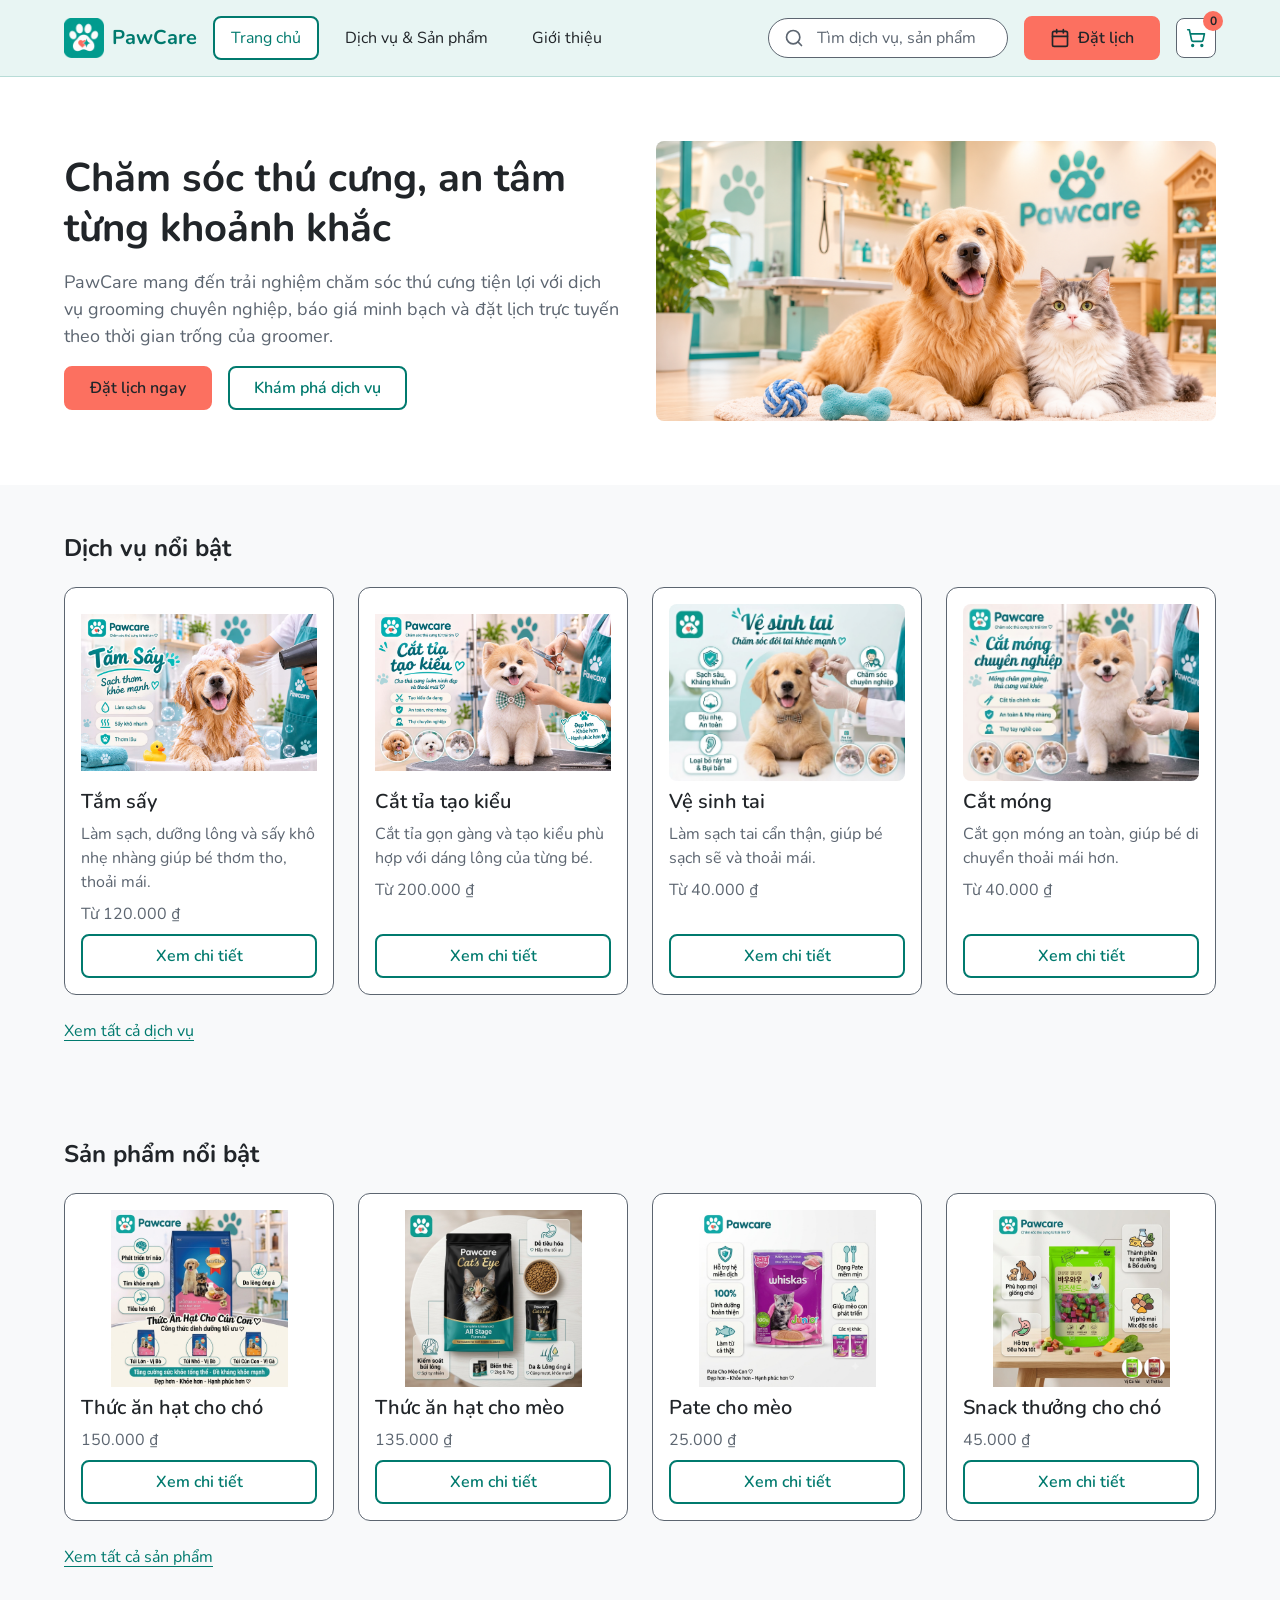
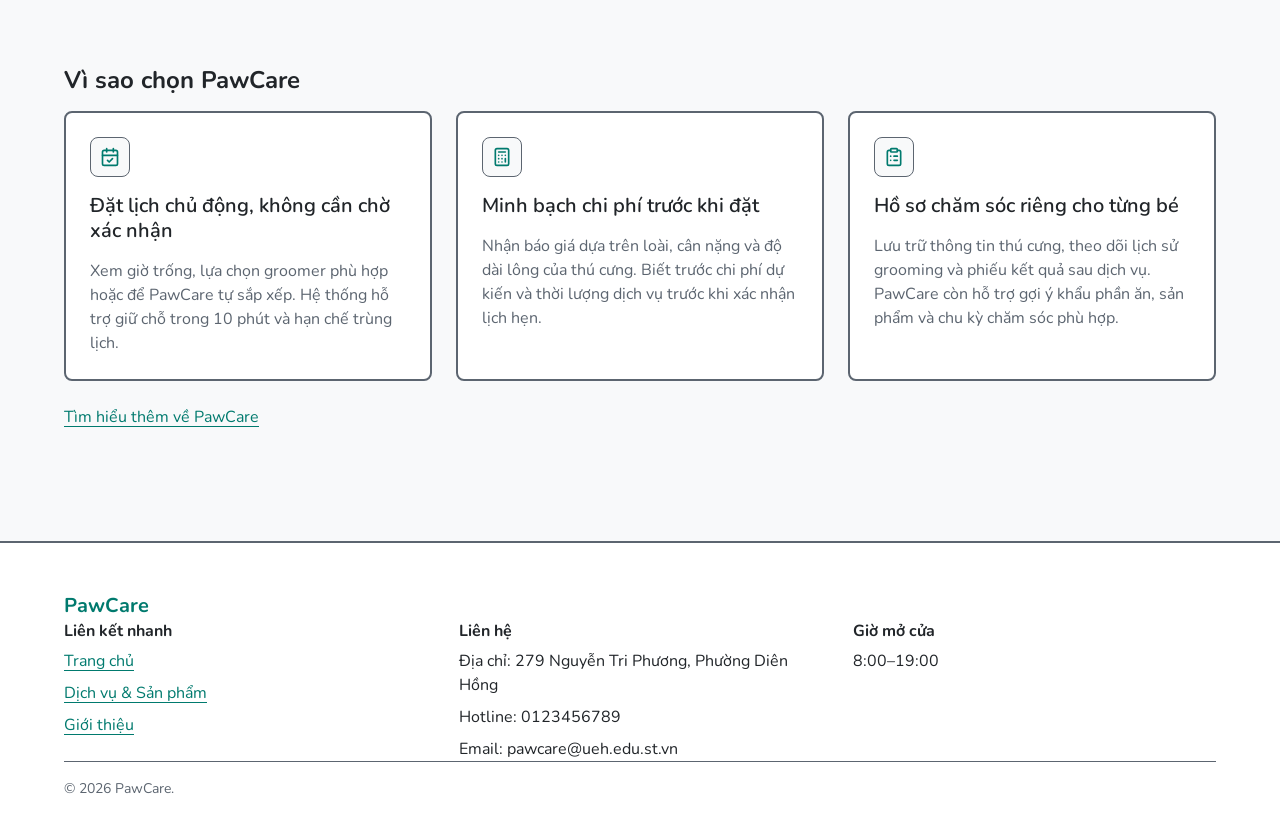
<file: index.html>
<!DOCTYPE html>
<html lang="vi">
<head>
  <!-- Bảng mã tiếng Việt và hiển thị đúng trên điện thoại -->
  <meta charset="UTF-8">
  <meta name="viewport" content="width=device-width, initial-scale=1">
  <title>Trang chủ – PawCare (wireframe)</title>
  <!-- Một file CSS dùng chung cho cả 4 trang -->
  <link rel="stylesheet" href="css/base.css">
  <link rel="stylesheet" href="css/layout.css">
  <link rel="stylesheet" href="css/components.css">
  <link rel="stylesheet" href="css/pages.css">
  <link rel="stylesheet" href="css/booking.css">
  <!-- Nạp script: thứ tự quan trọng (dữ liệu → dùng chung → logic → giao diện → trang) -->
  <script defer src="js/data/products.js"></script>
  <script defer src="js/utils/format.js"></script>
  <script defer src="js/services/cart.js"></script>
  <script defer src="js/services/booking.js"></script>
  <script defer src="js/components/header.js"></script>
</head>
<body>
 
  <!-- ===== HEADER (giống hệt ở 4 trang, chỉ khác aria-current) ===== -->
  <header class="site-header">
    <div class="container header-inner">
      <!-- Logo vuông thật + chữ PawCare (alt rỗng vì đã có chữ PawCare bên cạnh) -->
      <a class="logo" href="index.html">
        <img class="logo-img" src="images/logo/logo-icon.png" alt="" width="40" height="40">
        PawCare
      </a>
 
      <!-- Menu chính: 3 liên kết -->
      <nav class="main-nav" aria-label="Menu chính">
        <ul class="nav-list">
          <li><a href="index.html" aria-current="page">Trang chủ</a></li>
          <li><a href="products.html">Dịch vụ &amp; Sản phẩm</a></li>
          <li><a href="about.html">Giới thiệu</a></li>
        </ul>
      </nav>
 
      <!-- Ô tìm kiếm: chỉ là giao diện, không có form gửi dữ liệu -->
      <div class="search" role="search">
        <label for="search-input">Tìm kiếm</label>
        <!-- Icon kính lúp (Lucide "search"), kế thừa màu từ CSS qua currentColor -->
        <svg xmlns="http://www.w3.org/2000/svg" width="20" height="20" viewBox="0 0 24 24" fill="none" stroke="currentColor" stroke-width="2" stroke-linecap="round" stroke-linejoin="round" aria-hidden="true" focusable="false">
          <circle cx="11" cy="11" r="8"></circle>
          <path d="m21 21-4.3-4.3"></path>
        </svg>
        <input id="search-input" type="search" placeholder="Tìm dịch vụ, sản phẩm">
      </div>
 
      <!-- Nút Đặt lịch dẫn tới trang danh sách -->
      <a class="btn btn-primary header-btn" href="products.html">
        <!-- Icon lịch (Lucide "calendar") -->
        <svg xmlns="http://www.w3.org/2000/svg" width="20" height="20" viewBox="0 0 24 24" fill="none" stroke="currentColor" stroke-width="2" stroke-linecap="round" stroke-linejoin="round" aria-hidden="true" focusable="false">
          <path d="M8 2v4"></path>
          <path d="M16 2v4"></path>
          <rect width="18" height="18" x="3" y="4" rx="2"></rect>
          <path d="M3 10h18"></path>
        </svg>
        Đặt lịch
      </a>
 
      <!-- Giỏ hàng: dẫn tới cart.html; số lượng do js/components/header.js cập nhật -->
      <a class="cart-box" href="cart.html" aria-label="Giỏ hàng">
        <svg xmlns="http://www.w3.org/2000/svg" width="20" height="20" viewBox="0 0 24 24" fill="none" stroke="currentColor" stroke-width="2" stroke-linecap="round" stroke-linejoin="round" aria-hidden="true" focusable="false">
          <circle cx="8" cy="21" r="1"></circle>
          <circle cx="19" cy="21" r="1"></circle>
          <path d="M2.05 2.05h2l2.66 12.42a2 2 0 0 0 2 1.58h9.78a2 2 0 0 0 1.95-1.57l1.65-7.43H5.12"></path>
        </svg>
        <span id="cart-count">0</span>
      </a>
    </div>
  </header>
 
  <main>
 
    <!-- ===== BANNER ===== -->
    <section class="hero" aria-labelledby="hero-title">
      <div class="container hero-inner">
        <div>
          <h1 class="hero-title" id="hero-title">Chăm sóc thú cưng, an tâm từng khoảnh khắc</h1>
          <p class="hero-text">PawCare mang đến trải nghiệm chăm sóc thú cưng tiện lợi với dịch vụ grooming chuyên nghiệp, báo giá minh bạch và đặt lịch trực tuyến theo thời gian trống của groomer.</p>
          <div class="hero-actions">
            <a class="btn btn-primary" href="products.html">Đặt lịch ngay</a>
            <a class="btn btn-outline" href="#services">Khám phá dịch vụ</a>
          </div>
        </div>
        <img class="hero-img" src="images/pages/banner-trangchu.jpg" alt="Thú cưng được chăm sóc tại PawCare" width="1366" height="500">
      </div>
    </section>
 
    <!-- ===== DỊCH VỤ NỔI BẬT ===== -->
    <section class="section" id="services" aria-labelledby="services-title">
      <div class="container">
        <div class="section-head">
          <h2 id="services-title">Dịch vụ nổi bật</h2>
        </div>
 
        <div class="grid grid-4">
          <article class="card">
            <img class="card-img" src="images/services/tam-say.jpg" alt="Dịch vụ tắm sấy cho thú cưng tại PawCare" width="800" height="600" loading="lazy">
            <h3 class="card-title">Tắm sấy</h3>
            <p class="card-text">Làm sạch, dưỡng lông và sấy khô nhẹ nhàng giúp bé thơm tho, thoải mái.</p>
            <p class="card-price"><data value="120000">Từ 120.000 ₫</data></p>
            <a class="btn btn-outline card-action" href="product-detail.html?id=1" aria-label="Xem chi tiết Tắm sấy">Xem chi tiết</a>
          </article>
 
          <article class="card">
            <img class="card-img" src="images/services/cat-tia.jpg" alt="Dịch vụ cắt tỉa tạo kiểu cho thú cưng tại PawCare" width="800" height="600" loading="lazy">
            <h3 class="card-title">Cắt tỉa tạo kiểu</h3>
            <p class="card-text">Cắt tỉa gọn gàng và tạo kiểu phù hợp với dáng lông của từng bé.</p>
            <p class="card-price"><data value="200000">Từ 200.000 ₫</data></p>
            <a class="btn btn-outline card-action" href="product-detail.html?id=2" aria-label="Xem chi tiết Cắt tỉa tạo kiểu">Xem chi tiết</a>
          </article>
 
          <article class="card">
            <img class="card-img" src="images/services/ve-sinh-tai.jpg" alt="Dịch vụ vệ sinh tai cho thú cưng tại PawCare" width="800" height="600" loading="lazy">
            <h3 class="card-title">Vệ sinh tai</h3>
            <p class="card-text">Làm sạch tai cẩn thận, giúp bé sạch sẽ và thoải mái.</p>
            <p class="card-price"><data value="40000">Từ 40.000 ₫</data></p>
            <a class="btn btn-outline card-action" href="product-detail.html?id=3" aria-label="Xem chi tiết Vệ sinh tai">Xem chi tiết</a>
          </article>
 
          <article class="card">
            <img class="card-img" src="images/services/cat-mong.jpg" alt="Dịch vụ cắt móng cho thú cưng tại PawCare" width="800" height="600" loading="lazy">
            <h3 class="card-title">Cắt móng</h3>
            <p class="card-text">Cắt gọn móng an toàn, giúp bé di chuyển thoải mái hơn.</p>
            <p class="card-price"><data value="40000">Từ 40.000 ₫</data></p>
            <a class="btn btn-outline card-action" href="product-detail.html?id=4" aria-label="Xem chi tiết Cắt móng">Xem chi tiết</a>
          </article>
        </div>
 
        <p class="more-link"><a href="products.html">Xem tất cả dịch vụ</a></p>
      </div>
    </section>
 
    <!-- ===== SẢN PHẨM NỔI BẬT ===== -->
    <section class="section" aria-labelledby="products-title">
      <div class="container">
        <div class="section-head">
          <h2 id="products-title">Sản phẩm nổi bật</h2>
        </div>
 
        <div class="grid grid-4">
          <article class="card">
            <img class="card-img" src="images/products/thucan-hat-cho.jpg" alt="Thức ăn hạt cho chó" width="800" height="600" loading="lazy">
            <h3 class="card-title">Thức ăn hạt cho chó</h3>
            <p class="card-price"><data value="150000">150.000 ₫</data></p>
            <a class="btn btn-outline card-action" href="product-detail.html?id=8" aria-label="Xem chi tiết Thức ăn hạt cho chó">Xem chi tiết</a>
          </article>
 
          <article class="card">
            <img class="card-img" src="images/products/thucan-hat-meo.jpg" alt="Thức ăn hạt cho mèo" width="800" height="600" loading="lazy">
            <h3 class="card-title">Thức ăn hạt cho mèo</h3>
            <p class="card-price"><data value="135000">135.000 ₫</data></p>
            <a class="btn btn-outline card-action" href="product-detail.html?id=9" aria-label="Xem chi tiết Thức ăn hạt cho mèo">Xem chi tiết</a>
          </article>
 
          <article class="card">
            <img class="card-img" src="images/products/pate-meo.jpg" alt="Pate cho mèo" width="800" height="600" loading="lazy">
            <h3 class="card-title">Pate cho mèo</h3>
            <p class="card-price"><data value="25000">25.000 ₫</data></p>
            <a class="btn btn-outline card-action" href="product-detail.html?id=10" aria-label="Xem chi tiết Pate cho mèo">Xem chi tiết</a>
          </article>
 
          <article class="card">
            <img class="card-img" src="images/products/snack-cho.jpg" alt="Snack thưởng cho chó" width="800" height="600" loading="lazy">
            <h3 class="card-title">Snack thưởng cho chó</h3>
            <p class="card-price"><data value="45000">45.000 ₫</data></p>
            <a class="btn btn-outline card-action" href="product-detail.html?id=11" aria-label="Xem chi tiết Snack thưởng cho chó">Xem chi tiết</a>
          </article>
        </div>
 
        <p class="more-link"><a href="products.html">Xem tất cả sản phẩm</a></p>
      </div>
    </section>
 
    <!-- ===== VÌ SAO CHỌN PAWCARE ===== -->
    <section class="section" aria-labelledby="why-title">
      <div class="container">
        <h2 id="why-title">Vì sao chọn PawCare</h2>
 
        <div class="grid grid-3 why-grid">
          <div class="feature-box">
            <span class="feature-icon">
              <!-- Icon Lucide "calendar-check" -->
              <svg xmlns="http://www.w3.org/2000/svg" width="20" height="20" viewBox="0 0 24 24" fill="none" stroke="currentColor" stroke-width="2" stroke-linecap="round" stroke-linejoin="round" aria-hidden="true" focusable="false">
                <path d="M8 2v4"></path>
                <path d="M16 2v4"></path>
                <rect width="18" height="18" x="3" y="4" rx="2"></rect>
                <path d="M3 10h18"></path>
                <path d="m9 16 2 2 4-4"></path>
              </svg>
            </span>
            <h3>Đặt lịch chủ động, không cần chờ xác nhận</h3>
            <p>Xem giờ trống, lựa chọn groomer phù hợp hoặc để PawCare tự sắp xếp. Hệ thống hỗ trợ giữ chỗ trong 10 phút và hạn chế trùng lịch.</p>
          </div>
 
          <div class="feature-box">
            <span class="feature-icon">
              <!-- Icon Lucide "calculator" -->
              <svg xmlns="http://www.w3.org/2000/svg" width="20" height="20" viewBox="0 0 24 24" fill="none" stroke="currentColor" stroke-width="2" stroke-linecap="round" stroke-linejoin="round" aria-hidden="true" focusable="false">
                <rect width="16" height="20" x="4" y="2" rx="2"></rect>
                <line x1="8" x2="16" y1="6" y2="6"></line>
                <line x1="16" x2="16" y1="14" y2="18"></line>
                <path d="M16 10h.01"></path>
                <path d="M12 10h.01"></path>
                <path d="M8 10h.01"></path>
                <path d="M12 14h.01"></path>
                <path d="M8 14h.01"></path>
                <path d="M12 18h.01"></path>
                <path d="M8 18h.01"></path>
              </svg>
            </span>
            <h3>Minh bạch chi phí trước khi đặt</h3>
            <p>Nhận báo giá dựa trên loài, cân nặng và độ dài lông của thú cưng. Biết trước chi phí dự kiến và thời lượng dịch vụ trước khi xác nhận lịch hẹn.</p>
          </div>
 
          <div class="feature-box">
            <span class="feature-icon">
              <!-- Icon Lucide "clipboard-list" -->
              <svg xmlns="http://www.w3.org/2000/svg" width="20" height="20" viewBox="0 0 24 24" fill="none" stroke="currentColor" stroke-width="2" stroke-linecap="round" stroke-linejoin="round" aria-hidden="true" focusable="false">
                <rect width="8" height="4" x="8" y="2" rx="1" ry="1"></rect>
                <path d="M16 4h2a2 2 0 0 1 2 2v14a2 2 0 0 1-2 2H6a2 2 0 0 1-2-2V6a2 2 0 0 1 2-2h2"></path>
                <path d="M12 11h4"></path>
                <path d="M12 16h4"></path>
                <path d="M8 11h.01"></path>
                <path d="M8 16h.01"></path>
              </svg>
            </span>
            <h3>Hồ sơ chăm sóc riêng cho từng bé</h3>
            <p>Lưu trữ thông tin thú cưng, theo dõi lịch sử grooming và phiếu kết quả sau dịch vụ. PawCare còn hỗ trợ gợi ý khẩu phần ăn, sản phẩm và chu kỳ chăm sóc phù hợp.</p>
          </div>
        </div>
 
        <!-- Liên kết sang trang Giới thiệu -->
        <p class="more-link"><a href="about.html">Tìm hiểu thêm về PawCare</a></p>
      </div>
    </section>
 
  <!-- ===== FOOTER (giống hệt ở 4 trang) ===== -->
  <footer class="site-footer">
    <div class="container">
      <p class="footer-brand">PawCare</p>
 
      <div class="footer-cols">
        <div>
          <h2 class="footer-title">Liên kết nhanh</h2>
          <ul class="footer-list">
            <li><a href="index.html">Trang chủ</a></li>
            <li><a href="products.html">Dịch vụ &amp; Sản phẩm</a></li>
            <li><a href="about.html">Giới thiệu</a></li>
          </ul>
        </div>
 
        <div>
          <h2 class="footer-title">Liên hệ</h2>
          <ul class="footer-list">
            <li>Địa chỉ: 279 Nguyễn Tri Phương, Phường Diên Hồng</li>
            <li>Hotline: 0123456789</li>
            <li>Email: pawcare@ueh.edu.st.vn</li>
          </ul>
        </div>
 
        <div>
          <h2 class="footer-title">Giờ mở cửa</h2>
          <p>8:00–19:00</p>
        </div>
      </div>
 
      <p class="copyright">© 2026 PawCare.</p>
    </div>
  </footer>
 
</body>
</html>
</file>
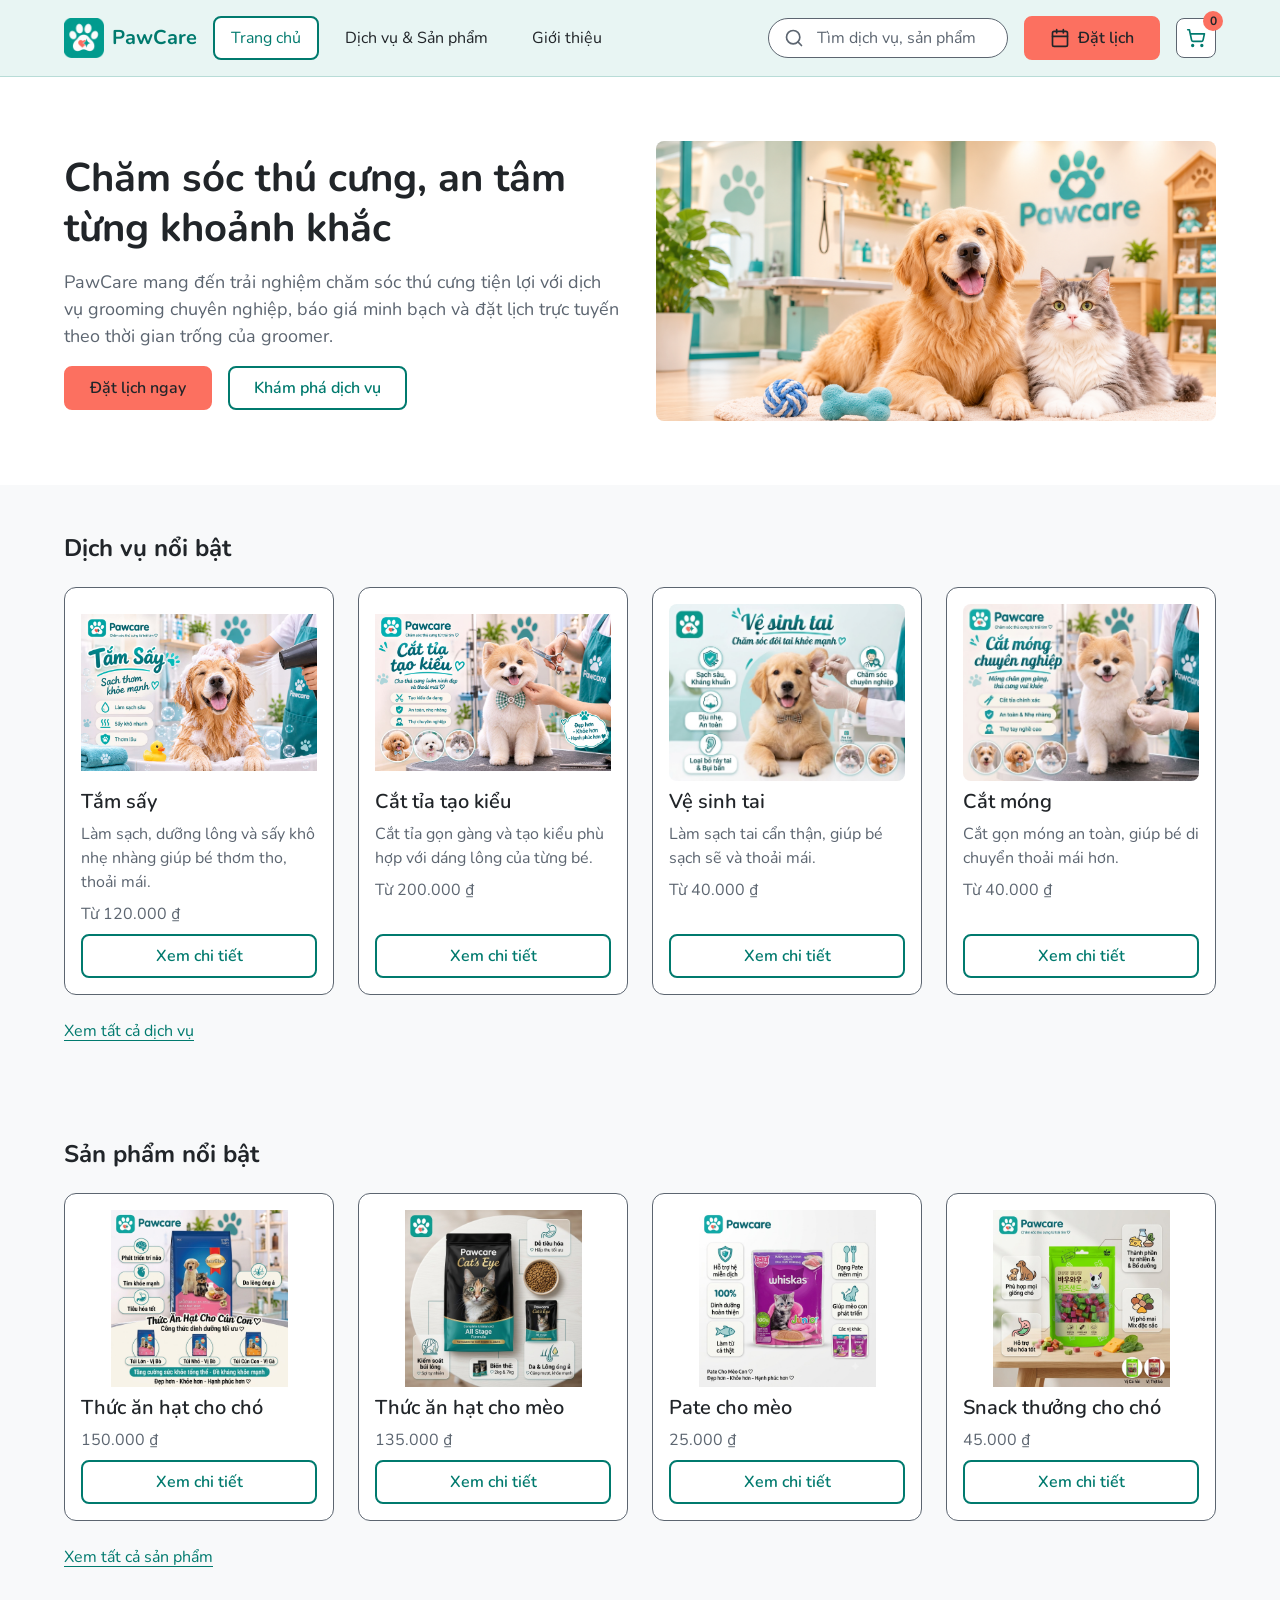
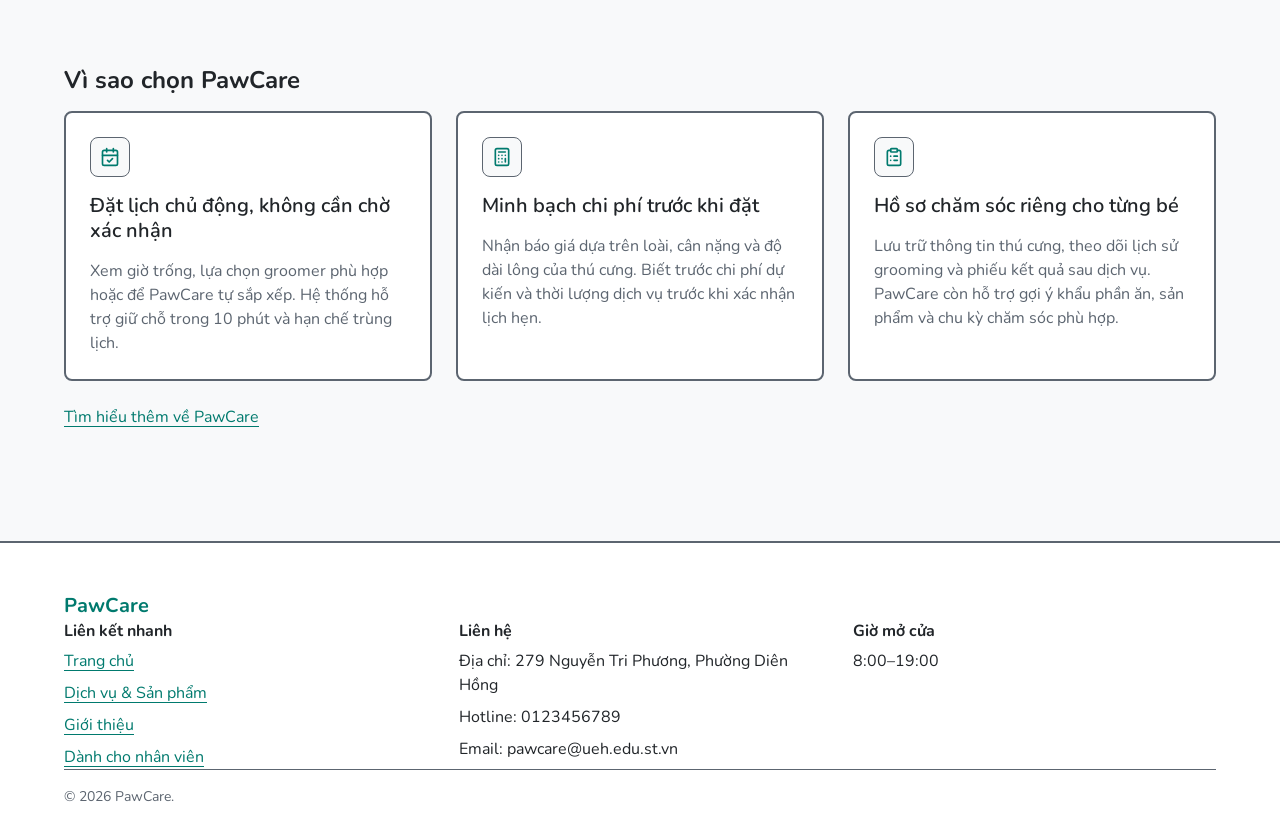
<file: frontend/index.html>
<!DOCTYPE html>
<html lang="vi">
<head>
  <!-- Bảng mã tiếng Việt và hiển thị đúng trên điện thoại -->
  <meta charset="UTF-8">
  <meta name="viewport" content="width=device-width, initial-scale=1">
  <title>Trang chủ – PawCare</title>
  <!-- CSS theo thứ tự: base → layout → components → pages → file riêng của tính năng -->
  <link rel="stylesheet" href="css/base.css">
  <link rel="stylesheet" href="css/layout.css">
  <link rel="stylesheet" href="css/components.css">
  <link rel="stylesheet" href="css/pages.css">
  <link rel="stylesheet" href="css/booking.css">
  <!-- Nạp script: thứ tự quan trọng (dữ liệu → dùng chung → logic → giao diện → trang) -->
  <script defer src="js/data/products.js"></script>
  <script defer src="js/utils/format.js"></script>
  <script defer src="js/services/cart.js"></script>
  <script defer src="js/services/booking.js"></script>
  <script defer src="js/components/header.js"></script>
</head>
<body>
 
  <!-- ===== HEADER (giống hệt ở 4 trang, chỉ khác aria-current) ===== -->
  <header class="site-header">
    <div class="container header-inner">
      <!-- Logo vuông thật + chữ PawCare (alt rỗng vì đã có chữ PawCare bên cạnh) -->
      <a class="logo" href="index.html">
        <img class="logo-img" src="images/logo/logo-icon.png" alt="" width="40" height="40">
        PawCare
      </a>
 
      <!-- Menu chính: 3 liên kết -->
      <nav class="main-nav" aria-label="Menu chính">
        <ul class="nav-list">
          <li><a href="index.html" aria-current="page">Trang chủ</a></li>
          <li><a href="products.html">Dịch vụ &amp; Sản phẩm</a></li>
          <li><a href="about.html">Giới thiệu</a></li>
        </ul>
      </nav>
 
      <!-- Ô tìm kiếm: chỉ là giao diện, không có form gửi dữ liệu -->
      <div class="search" role="search">
        <label for="search-input">Tìm kiếm</label>
        <!-- Icon kính lúp (Lucide "search"), kế thừa màu từ CSS qua currentColor -->
        <svg xmlns="http://www.w3.org/2000/svg" width="20" height="20" viewBox="0 0 24 24" fill="none" stroke="currentColor" stroke-width="2" stroke-linecap="round" stroke-linejoin="round" aria-hidden="true" focusable="false">
          <circle cx="11" cy="11" r="8"></circle>
          <path d="m21 21-4.3-4.3"></path>
        </svg>
        <input id="search-input" type="search" placeholder="Tìm dịch vụ, sản phẩm">
      </div>
 
      <!-- Nút Đặt lịch dẫn tới trang danh sách -->
      <a class="btn btn-primary header-btn" href="booking.html">
        <!-- Icon lịch (Lucide "calendar") -->
        <svg xmlns="http://www.w3.org/2000/svg" width="20" height="20" viewBox="0 0 24 24" fill="none" stroke="currentColor" stroke-width="2" stroke-linecap="round" stroke-linejoin="round" aria-hidden="true" focusable="false">
          <path d="M8 2v4"></path>
          <path d="M16 2v4"></path>
          <rect width="18" height="18" x="3" y="4" rx="2"></rect>
          <path d="M3 10h18"></path>
        </svg>
        Đặt lịch
      </a>
 
      <!-- Giỏ hàng: dẫn tới cart.html; số lượng do js/components/header.js cập nhật -->
      <a class="cart-box" href="cart.html" aria-label="Giỏ hàng">
        <svg xmlns="http://www.w3.org/2000/svg" width="20" height="20" viewBox="0 0 24 24" fill="none" stroke="currentColor" stroke-width="2" stroke-linecap="round" stroke-linejoin="round" aria-hidden="true" focusable="false">
          <circle cx="8" cy="21" r="1"></circle>
          <circle cx="19" cy="21" r="1"></circle>
          <path d="M2.05 2.05h2l2.66 12.42a2 2 0 0 0 2 1.58h9.78a2 2 0 0 0 1.95-1.57l1.65-7.43H5.12"></path>
        </svg>
        <span id="cart-count">0</span>
      </a>
    </div>
  </header>
 
  <main>
 
    <!-- ===== BANNER ===== -->
    <section class="hero" aria-labelledby="hero-title">
      <div class="container hero-inner">
        <div>
          <h1 class="hero-title" id="hero-title">Chăm sóc thú cưng, an tâm từng khoảnh khắc</h1>
          <p class="hero-text">PawCare mang đến trải nghiệm chăm sóc thú cưng tiện lợi với dịch vụ grooming chuyên nghiệp, báo giá minh bạch và đặt lịch trực tuyến theo thời gian trống của groomer.</p>
          <div class="hero-actions">
            <a class="btn btn-primary" href="booking.html">Đặt lịch ngay</a>
            <a class="btn btn-outline" href="#services">Khám phá dịch vụ</a>
          </div>
        </div>
        <img class="hero-img" src="images/pages/banner-trangchu.jpg" alt="Thú cưng được chăm sóc tại PawCare" width="1366" height="500">
      </div>
    </section>
 
    <!-- ===== DỊCH VỤ NỔI BẬT ===== -->
    <section class="section" id="services" aria-labelledby="services-title">
      <div class="container">
        <div class="section-head">
          <h2 id="services-title">Dịch vụ nổi bật</h2>
        </div>
 
        <div class="grid grid-4">
          <article class="card">
            <img class="card-img" src="images/services/tam-say.jpg" alt="Dịch vụ tắm sấy cho thú cưng tại PawCare" width="800" height="600" loading="lazy">
            <h3 class="card-title">Tắm sấy</h3>
            <p class="card-text">Làm sạch, dưỡng lông và sấy khô nhẹ nhàng giúp bé thơm tho, thoải mái.</p>
            <p class="card-price"><data value="120000">Từ 120.000 ₫</data></p>
            <a class="btn btn-outline card-action" href="product-detail.html?id=1" aria-label="Xem chi tiết Tắm sấy">Xem chi tiết</a>
          </article>
 
          <article class="card">
            <img class="card-img" src="images/services/cat-tia.jpg" alt="Dịch vụ cắt tỉa tạo kiểu cho thú cưng tại PawCare" width="800" height="600" loading="lazy">
            <h3 class="card-title">Cắt tỉa tạo kiểu</h3>
            <p class="card-text">Cắt tỉa gọn gàng và tạo kiểu phù hợp với dáng lông của từng bé.</p>
            <p class="card-price"><data value="200000">Từ 200.000 ₫</data></p>
            <a class="btn btn-outline card-action" href="product-detail.html?id=2" aria-label="Xem chi tiết Cắt tỉa tạo kiểu">Xem chi tiết</a>
          </article>
 
          <article class="card">
            <img class="card-img" src="images/services/ve-sinh-tai.jpg" alt="Dịch vụ vệ sinh tai cho thú cưng tại PawCare" width="800" height="600" loading="lazy">
            <h3 class="card-title">Vệ sinh tai</h3>
            <p class="card-text">Làm sạch tai cẩn thận, giúp bé sạch sẽ và thoải mái.</p>
            <p class="card-price"><data value="40000">Từ 40.000 ₫</data></p>
            <a class="btn btn-outline card-action" href="product-detail.html?id=3" aria-label="Xem chi tiết Vệ sinh tai">Xem chi tiết</a>
          </article>
 
          <article class="card">
            <img class="card-img" src="images/services/cat-mong.jpg" alt="Dịch vụ cắt móng cho thú cưng tại PawCare" width="800" height="600" loading="lazy">
            <h3 class="card-title">Cắt móng</h3>
            <p class="card-text">Cắt gọn móng an toàn, giúp bé di chuyển thoải mái hơn.</p>
            <p class="card-price"><data value="40000">Từ 40.000 ₫</data></p>
            <a class="btn btn-outline card-action" href="product-detail.html?id=4" aria-label="Xem chi tiết Cắt móng">Xem chi tiết</a>
          </article>
        </div>
 
        <p class="more-link"><a href="products.html">Xem tất cả dịch vụ</a></p>
      </div>
    </section>
 
    <!-- ===== SẢN PHẨM NỔI BẬT ===== -->
    <section class="section" aria-labelledby="products-title">
      <div class="container">
        <div class="section-head">
          <h2 id="products-title">Sản phẩm nổi bật</h2>
        </div>
 
        <div class="grid grid-4">
          <article class="card">
            <img class="card-img" src="images/products/thucan-hat-cho.jpg" alt="Thức ăn hạt cho chó" width="800" height="600" loading="lazy">
            <h3 class="card-title">Thức ăn hạt cho chó</h3>
            <p class="card-price"><data value="150000">150.000 ₫</data></p>
            <a class="btn btn-outline card-action" href="product-detail.html?id=8" aria-label="Xem chi tiết Thức ăn hạt cho chó">Xem chi tiết</a>
          </article>
 
          <article class="card">
            <img class="card-img" src="images/products/thucan-hat-meo.jpg" alt="Thức ăn hạt cho mèo" width="800" height="600" loading="lazy">
            <h3 class="card-title">Thức ăn hạt cho mèo</h3>
            <p class="card-price"><data value="135000">135.000 ₫</data></p>
            <a class="btn btn-outline card-action" href="product-detail.html?id=9" aria-label="Xem chi tiết Thức ăn hạt cho mèo">Xem chi tiết</a>
          </article>
 
          <article class="card">
            <img class="card-img" src="images/products/pate-meo.jpg" alt="Pate cho mèo" width="800" height="600" loading="lazy">
            <h3 class="card-title">Pate cho mèo</h3>
            <p class="card-price"><data value="25000">25.000 ₫</data></p>
            <a class="btn btn-outline card-action" href="product-detail.html?id=10" aria-label="Xem chi tiết Pate cho mèo">Xem chi tiết</a>
          </article>
 
          <article class="card">
            <img class="card-img" src="images/products/snack-cho.jpg" alt="Snack thưởng cho chó" width="800" height="600" loading="lazy">
            <h3 class="card-title">Snack thưởng cho chó</h3>
            <p class="card-price"><data value="45000">45.000 ₫</data></p>
            <a class="btn btn-outline card-action" href="product-detail.html?id=11" aria-label="Xem chi tiết Snack thưởng cho chó">Xem chi tiết</a>
          </article>
        </div>
 
        <p class="more-link"><a href="products.html">Xem tất cả sản phẩm</a></p>
      </div>
    </section>
 
    <!-- ===== VÌ SAO CHỌN PAWCARE ===== -->
    <section class="section" aria-labelledby="why-title">
      <div class="container">
        <h2 id="why-title">Vì sao chọn PawCare</h2>
 
        <div class="grid grid-3 why-grid">
          <div class="feature-box">
            <span class="feature-icon">
              <!-- Icon Lucide "calendar-check" -->
              <svg xmlns="http://www.w3.org/2000/svg" width="20" height="20" viewBox="0 0 24 24" fill="none" stroke="currentColor" stroke-width="2" stroke-linecap="round" stroke-linejoin="round" aria-hidden="true" focusable="false">
                <path d="M8 2v4"></path>
                <path d="M16 2v4"></path>
                <rect width="18" height="18" x="3" y="4" rx="2"></rect>
                <path d="M3 10h18"></path>
                <path d="m9 16 2 2 4-4"></path>
              </svg>
            </span>
            <h3>Đặt lịch chủ động, không cần chờ xác nhận</h3>
            <p>Xem giờ trống, lựa chọn groomer phù hợp hoặc để PawCare tự sắp xếp. Hệ thống hỗ trợ giữ chỗ trong 10 phút và hạn chế trùng lịch.</p>
          </div>
 
          <div class="feature-box">
            <span class="feature-icon">
              <!-- Icon Lucide "calculator" -->
              <svg xmlns="http://www.w3.org/2000/svg" width="20" height="20" viewBox="0 0 24 24" fill="none" stroke="currentColor" stroke-width="2" stroke-linecap="round" stroke-linejoin="round" aria-hidden="true" focusable="false">
                <rect width="16" height="20" x="4" y="2" rx="2"></rect>
                <line x1="8" x2="16" y1="6" y2="6"></line>
                <line x1="16" x2="16" y1="14" y2="18"></line>
                <path d="M16 10h.01"></path>
                <path d="M12 10h.01"></path>
                <path d="M8 10h.01"></path>
                <path d="M12 14h.01"></path>
                <path d="M8 14h.01"></path>
                <path d="M12 18h.01"></path>
                <path d="M8 18h.01"></path>
              </svg>
            </span>
            <h3>Minh bạch chi phí trước khi đặt</h3>
            <p>Nhận báo giá dựa trên loài, cân nặng và độ dài lông của thú cưng. Biết trước chi phí dự kiến và thời lượng dịch vụ trước khi xác nhận lịch hẹn.</p>
          </div>
 
          <div class="feature-box">
            <span class="feature-icon">
              <!-- Icon Lucide "clipboard-list" -->
              <svg xmlns="http://www.w3.org/2000/svg" width="20" height="20" viewBox="0 0 24 24" fill="none" stroke="currentColor" stroke-width="2" stroke-linecap="round" stroke-linejoin="round" aria-hidden="true" focusable="false">
                <rect width="8" height="4" x="8" y="2" rx="1" ry="1"></rect>
                <path d="M16 4h2a2 2 0 0 1 2 2v14a2 2 0 0 1-2 2H6a2 2 0 0 1-2-2V6a2 2 0 0 1 2-2h2"></path>
                <path d="M12 11h4"></path>
                <path d="M12 16h4"></path>
                <path d="M8 11h.01"></path>
                <path d="M8 16h.01"></path>
              </svg>
            </span>
            <h3>Hồ sơ chăm sóc riêng cho từng bé</h3>
            <p>Lưu trữ thông tin thú cưng, theo dõi lịch sử grooming và phiếu kết quả sau dịch vụ. PawCare còn hỗ trợ gợi ý khẩu phần ăn, sản phẩm và chu kỳ chăm sóc phù hợp.</p>
          </div>
        </div>
 
        <!-- Liên kết sang trang Giới thiệu -->
        <p class="more-link"><a href="about.html">Tìm hiểu thêm về PawCare</a></p>
      </div>
       </section>
     </main>
     
       <!-- ===== FOOTER (giống hệt ở 4 trang) ===== -->
  <footer class="site-footer">
    <div class="container">
      <p class="footer-brand">PawCare</p>
 
      <div class="footer-cols">
        <div>
          <h2 class="footer-title">Liên kết nhanh</h2>
          <ul class="footer-list">
            <li><a href="index.html">Trang chủ</a></li>
            <li><a href="products.html">Dịch vụ &amp; Sản phẩm</a></li>
            <li><a href="about.html">Giới thiệu</a></li>
            <li><a href="staff.html">Dành cho nhân viên</a></li>
          </ul>
        </div>
 
        <div>
          <h2 class="footer-title">Liên hệ</h2>
          <ul class="footer-list">
            <li>Địa chỉ: 279 Nguyễn Tri Phương, Phường Diên Hồng</li>
            <li>Hotline: 0123456789</li>
            <li>Email: pawcare@ueh.edu.st.vn</li>
          </ul>
        </div>
 
        <div>
          <h2 class="footer-title">Giờ mở cửa</h2>
          <p>8:00–19:00</p>
        </div>
      </div>
 
      <p class="copyright">© 2026 PawCare.</p>
    </div>
  </footer>
 
</body>
</html>
</file>
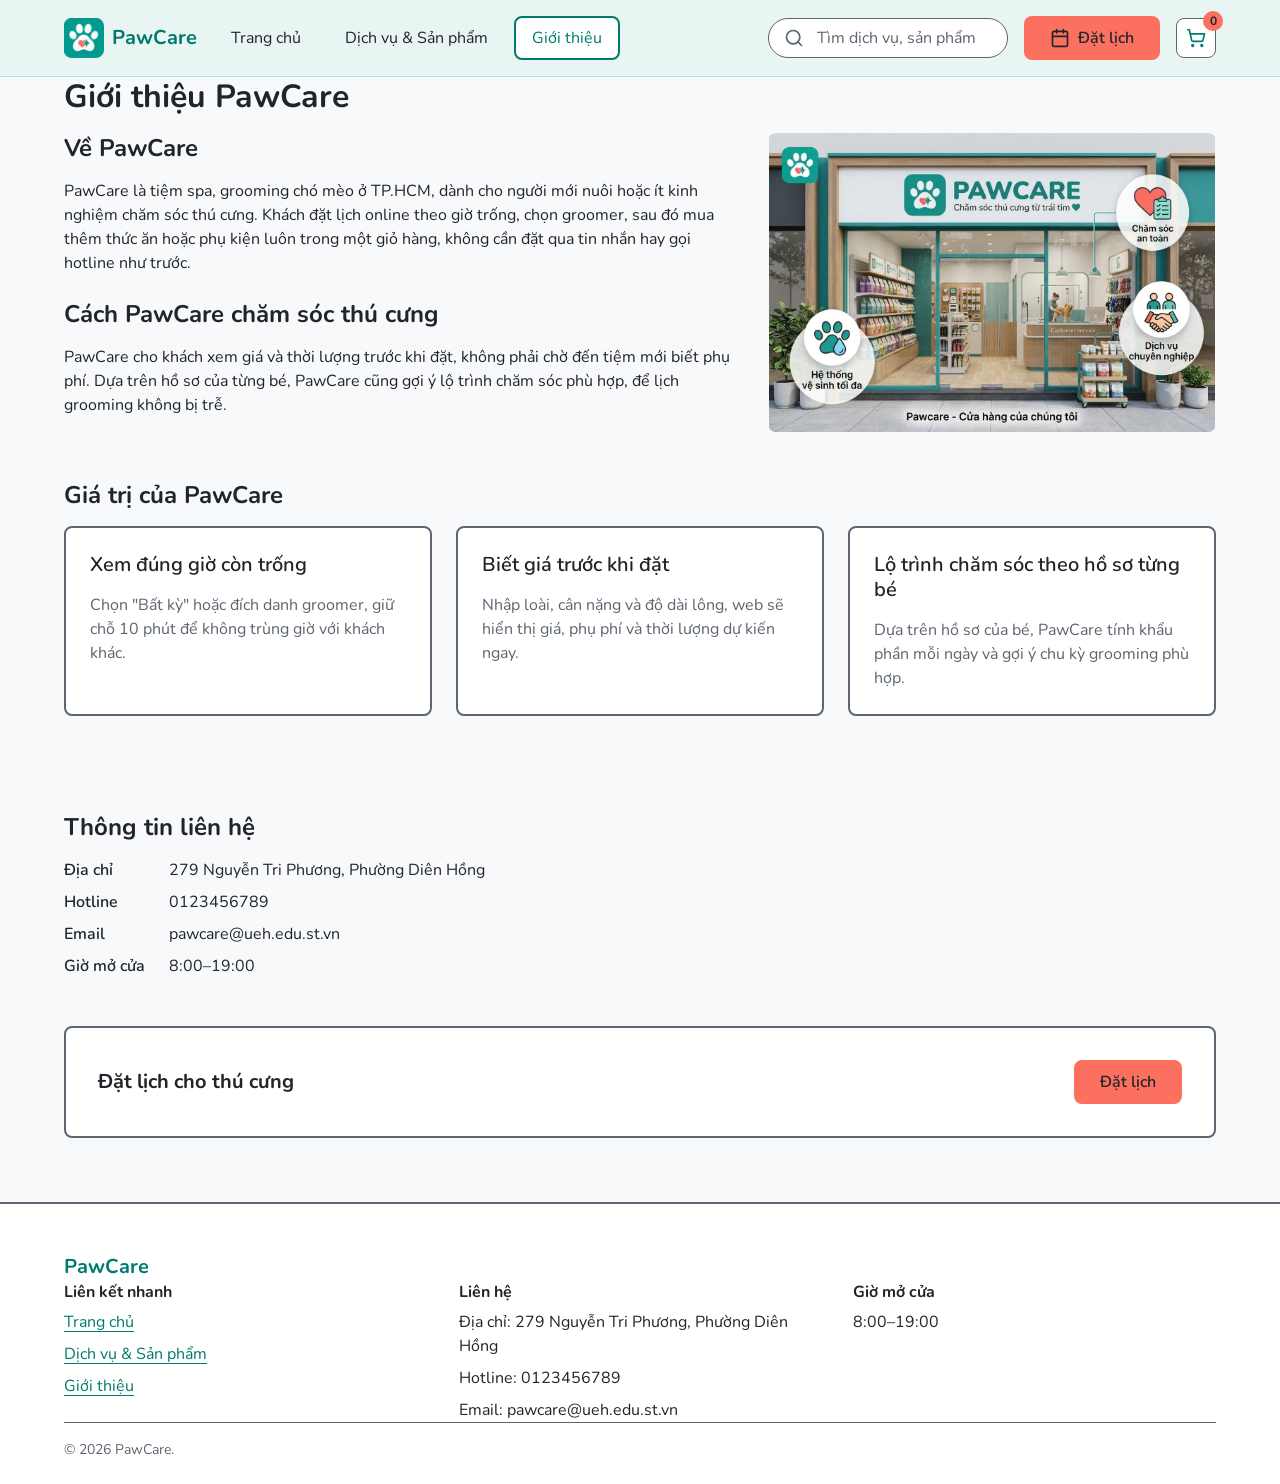
<file: about.html>
<!DOCTYPE html>
<html lang="vi">
<head>
  <meta charset="UTF-8">
  <meta name="viewport" content="width=device-width, initial-scale=1">
  <title>Giới thiệu – PawCare (wireframe)</title>
  <link rel="stylesheet" href="css/base.css">
  <link rel="stylesheet" href="css/layout.css">
  <link rel="stylesheet" href="css/components.css">
  <link rel="stylesheet" href="css/pages.css">
  <link rel="stylesheet" href="css/booking.css">
  <!-- Nạp script: thứ tự quan trọng (dữ liệu → dùng chung → logic → giao diện → trang) -->
  <script defer src="js/data/products.js"></script>
  <script defer src="js/utils/format.js"></script>
  <script defer src="js/services/cart.js"></script>
  <script defer src="js/services/booking.js"></script>
  <script defer src="js/components/header.js"></script>
</head>
<body>
 
  <!-- ===== HEADER (giống hệt ở 4 trang, chỉ khác aria-current) ===== -->
  <header class="site-header">
    <div class="container header-inner">
      <!-- Logo vuông thật + chữ PawCare (alt rỗng vì đã có chữ PawCare bên cạnh) -->
      <a class="logo" href="index.html">
        <img class="logo-img" src="images/logo/logo-icon.png" alt="" width="40" height="40">
        PawCare
      </a>
 
      <!-- Menu chính: 3 liên kết -->
      <nav class="main-nav" aria-label="Menu chính">
        <ul class="nav-list">
          <li><a href="index.html">Trang chủ</a></li>
          <li><a href="products.html">Dịch vụ &amp; Sản phẩm</a></li>
          <li><a href="about.html" aria-current="page">Giới thiệu</a></li>
        </ul>
      </nav>
 
      <!-- Ô tìm kiếm: chỉ là giao diện, không có form gửi dữ liệu -->
      <div class="search" role="search">
        <label for="search-input">Tìm kiếm</label>
        <!-- Icon kính lúp (Lucide "search"), kế thừa màu từ CSS qua currentColor -->
        <svg xmlns="http://www.w3.org/2000/svg" width="20" height="20" viewBox="0 0 24 24" fill="none" stroke="currentColor" stroke-width="2" stroke-linecap="round" stroke-linejoin="round" aria-hidden="true" focusable="false">
          <circle cx="11" cy="11" r="8"></circle>
          <path d="m21 21-4.3-4.3"></path>
        </svg>
        <input id="search-input" type="search" placeholder="Tìm dịch vụ, sản phẩm">
      </div>
 
      <!-- Nút Đặt lịch dẫn tới trang danh sách -->
      <a class="btn btn-primary header-btn" href="products.html">
        <!-- Icon lịch (Lucide "calendar") -->
        <svg xmlns="http://www.w3.org/2000/svg" width="20" height="20" viewBox="0 0 24 24" fill="none" stroke="currentColor" stroke-width="2" stroke-linecap="round" stroke-linejoin="round" aria-hidden="true" focusable="false">
          <path d="M8 2v4"></path>
          <path d="M16 2v4"></path>
          <rect width="18" height="18" x="3" y="4" rx="2"></rect>
          <path d="M3 10h18"></path>
        </svg>
        Đặt lịch
      </a>
 
      <!-- Giỏ hàng: dẫn tới cart.html; số lượng do js/components/header.js cập nhật -->
      <a class="cart-box" href="cart.html" aria-label="Giỏ hàng">
        <svg xmlns="http://www.w3.org/2000/svg" width="20" height="20" viewBox="0 0 24 24" fill="none" stroke="currentColor" stroke-width="2" stroke-linecap="round" stroke-linejoin="round" aria-hidden="true" focusable="false">
          <circle cx="8" cy="21" r="1"></circle>
          <circle cx="19" cy="21" r="1"></circle>
          <path d="M2.05 2.05h2l2.66 12.42a2 2 0 0 0 2 1.58h9.78a2 2 0 0 0 1.95-1.57l1.65-7.43H5.12"></path>
        </svg>
        <span id="cart-count">0</span>
      </a>
    </div>
  </header>
 
  <main class="container">
    
    <h1>Giới thiệu PawCare</h1>
 
    <!-- ===== GIỚI THIỆU: Grid 2 cột (chữ – ảnh) ===== -->
    <div class="about-intro">
      <div class="about-text">
        <section aria-labelledby="about-1-title">
          <h2 id="about-1-title">Về PawCare</h2>
          <p>PawCare là tiệm spa, grooming chó mèo ở TP.HCM, dành cho người mới nuôi hoặc ít kinh nghiệm chăm sóc thú cưng. Khách đặt lịch online theo giờ trống, chọn groomer, sau đó mua thêm thức ăn hoặc phụ kiện luôn trong một giỏ hàng, không cần đặt qua tin nhắn hay gọi hotline như trước.</p>
        </section>
 
        <section aria-labelledby="about-2-title">
          <h2 id="about-2-title">Cách PawCare chăm sóc thú cưng</h2>
          <p>PawCare cho khách xem giá và thời lượng trước khi đặt, không phải chờ đến tiệm mới biết phụ phí. Dựa trên hồ sơ của từng bé, PawCare cũng gợi ý lộ trình chăm sóc phù hợp, để lịch grooming không bị trễ.</p>
        </section>
      </div>
 
      <img class="about-img" src="images/pages/gioithieu-cuahang.jpg" alt="Ảnh minh họa cửa hàng PawCare" width="600" height="400">
    </div>
 
    <!-- ===== 3 GIÁ TRỊ ===== -->
    <section class="section" aria-labelledby="values-title">
      <h2 id="values-title">Giá trị của PawCare</h2>
 
      <div class="grid grid-3">
        <div class="feature-box">
          <h3>Xem đúng giờ còn trống</h3>
          <p>Chọn "Bất kỳ" hoặc đích danh groomer, giữ chỗ 10 phút để không trùng giờ với khách khác.</p>
        </div>
        <div class="feature-box">
          <h3>Biết giá trước khi đặt</h3>
          <p>Nhập loài, cân nặng và độ dài lông, web sẽ hiển thị giá, phụ phí và thời lượng dự kiến ngay.</p>
        </div>
        <div class="feature-box">
          <h3>Lộ trình chăm sóc theo hồ sơ từng bé</h3>
          <p>Dựa trên hồ sơ của bé, PawCare tính khẩu phần mỗi ngày và gợi ý chu kỳ grooming phù hợp.</p>
        </div>
      </div>
    </section>
 
    <!-- ===== THÔNG TIN LIÊN HỆ (cùng placeholder với footer) ===== -->
    <section class="section" aria-labelledby="contact-title">
      <h2 id="contact-title">Thông tin liên hệ</h2>
      <dl class="attr-list">
        <dt>Địa chỉ</dt>
        <dd>279 Nguyễn Tri Phương, Phường Diên Hồng</dd>
        <dt>Hotline</dt>
        <dd>0123456789</dd>
        <dt>Email</dt>
        <dd>pawcare@ueh.edu.st.vn</dd>
        <dt>Giờ mở cửa</dt>
        <dd>8:00–19:00</dd>
      </dl>
    </section>
 
    <!-- ===== KÊU GỌI ĐẶT LỊCH ===== -->
    <section class="cta-box" aria-labelledby="cta-title">
      <h2 class="cta-title" id="cta-title">Đặt lịch cho thú cưng</h2>
      <a class="btn btn-primary" href="products.html">Đặt lịch</a>
    </section>
  </main>
 
  <!-- ===== FOOTER (giống hệt ở 4 trang) ===== -->
  <footer class="site-footer">
    <div class="container">
      <p class="footer-brand">PawCare</p>
 
      <div class="footer-cols">
        <div>
          <h2 class="footer-title">Liên kết nhanh</h2>
          <ul class="footer-list">
            <li><a href="index.html">Trang chủ</a></li>
            <li><a href="products.html">Dịch vụ &amp; Sản phẩm</a></li>
            <li><a href="about.html">Giới thiệu</a></li>
          </ul>
        </div>
 
        <div>
          <h2 class="footer-title">Liên hệ</h2>
          <ul class="footer-list">
            <li>Địa chỉ: 279 Nguyễn Tri Phương, Phường Diên Hồng</li>
            <li>Hotline: 0123456789</li>
            <li>Email: pawcare@ueh.edu.st.vn</li>
          </ul>
        </div>
 
        <div>
          <h2 class="footer-title">Giờ mở cửa</h2>
          <p>8:00–19:00</p>
        </div>
      </div>
 
      <p class="copyright">© 2026 PawCare.</p>
    </div>
  </footer>
 
</body>
</html>
</file>
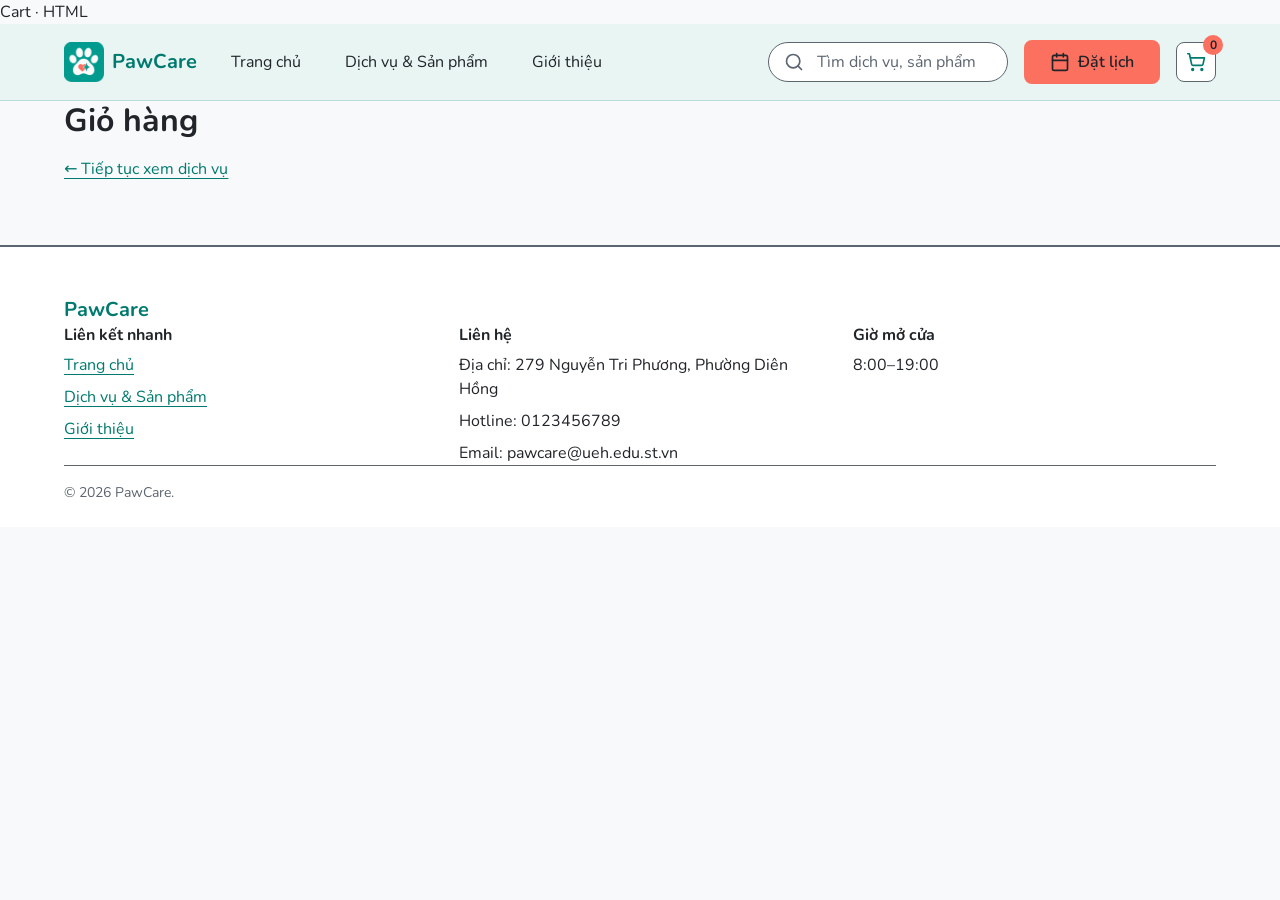
<file: cart.html>
Cart · HTML
<!DOCTYPE html>
<html lang="vi">
<head>
  <meta charset="UTF-8">
  <meta name="viewport" content="width=device-width, initial-scale=1">
  <title>Giỏ hàng | PawCare</title>
  <link rel="stylesheet" href="css/base.css">
  <link rel="stylesheet" href="css/layout.css">
  <link rel="stylesheet" href="css/components.css">
  <link rel="stylesheet" href="css/pages.css">
  <link rel="stylesheet" href="css/cart.css">
  <link rel="stylesheet" href="css/booking.css">
  <!-- Nạp script: thứ tự quan trọng (dữ liệu → dùng chung → logic → giao diện → trang) -->
  <script defer src="js/data/products.js"></script>
  <script defer src="js/utils/format.js"></script>
  <script defer src="js/services/cart.js"></script>
  <script defer src="js/components/header.js"></script>
  <script defer src="js/pages/cart-page.js"></script>
</head>
<body>
 
  <!-- ===== HEADER (giống hệt ở 4 trang, chỉ khác aria-current) ===== -->
  <header class="site-header">
    <div class="container header-inner">
      <!-- Logo vuông thật + chữ PawCare (alt rỗng vì đã có chữ PawCare bên cạnh) -->
      <a class="logo" href="index.html">
        <img class="logo-img" src="images/logo/logo-icon.png" alt="" width="40" height="40">
        PawCare
      </a>
 
      <!-- Menu chính: 3 liên kết -->
      <nav class="main-nav" aria-label="Menu chính">
        <ul class="nav-list">
          <li><a href="index.html">Trang chủ</a></li>
          <li><a href="products.html">Dịch vụ &amp; Sản phẩm</a></li>
          <li><a href="about.html">Giới thiệu</a></li>
        </ul>
      </nav>
 
      <!-- Ô tìm kiếm: chỉ là giao diện, không có form gửi dữ liệu -->
      <div class="search" role="search">
        <label for="search-input">Tìm kiếm</label>
        <!-- Icon kính lúp (Lucide "search"), kế thừa màu từ CSS qua currentColor -->
        <svg xmlns="http://www.w3.org/2000/svg" width="20" height="20" viewBox="0 0 24 24" fill="none" stroke="currentColor" stroke-width="2" stroke-linecap="round" stroke-linejoin="round" aria-hidden="true" focusable="false">
          <circle cx="11" cy="11" r="8"></circle>
          <path d="m21 21-4.3-4.3"></path>
        </svg>
        <input id="search-input" type="search" placeholder="Tìm dịch vụ, sản phẩm">
      </div>
 
      <!-- Nút Đặt lịch dẫn tới trang danh sách -->
      <a class="btn btn-primary header-btn" href="products.html">
        <!-- Icon lịch (Lucide "calendar") -->
        <svg xmlns="http://www.w3.org/2000/svg" width="20" height="20" viewBox="0 0 24 24" fill="none" stroke="currentColor" stroke-width="2" stroke-linecap="round" stroke-linejoin="round" aria-hidden="true" focusable="false">
          <path d="M8 2v4"></path>
          <path d="M16 2v4"></path>
          <rect width="18" height="18" x="3" y="4" rx="2"></rect>
          <path d="M3 10h18"></path>
        </svg>
        Đặt lịch
      </a>
 
      <!-- Giỏ hàng: dẫn tới cart.html; số lượng do js/components/header.js cập nhật -->
      <a class="cart-box" href="cart.html" aria-label="Giỏ hàng">
        <svg xmlns="http://www.w3.org/2000/svg" width="20" height="20" viewBox="0 0 24 24" fill="none" stroke="currentColor" stroke-width="2" stroke-linecap="round" stroke-linejoin="round" aria-hidden="true" focusable="false">
          <circle cx="8" cy="21" r="1"></circle>
          <circle cx="19" cy="21" r="1"></circle>
          <path d="M2.05 2.05h2l2.66 12.42a2 2 0 0 0 2 1.58h9.78a2 2 0 0 0 1.95-1.57l1.65-7.43H5.12"></path>
        </svg>
        <span id="cart-count">0</span>
      </a>
    </div>
  </header>
 
<main class="container">
  <h1>Giỏ hàng</h1>
  <div id="cart-content"></div>
  <p id="cart-empty" hidden>Giỏ hàng của bạn đang trống.</p>
  <p><a href="products.html">← Tiếp tục xem dịch vụ</a></p>
</main>
 
  <!-- ===== FOOTER (giống hệt ở 4 trang) ===== -->
  <footer class="site-footer">
    <div class="container">
      <p class="footer-brand">PawCare</p>
 
      <div class="footer-cols">
        <div>
          <h2 class="footer-title">Liên kết nhanh</h2>
          <ul class="footer-list">
            <li><a href="index.html">Trang chủ</a></li>
            <li><a href="products.html">Dịch vụ &amp; Sản phẩm</a></li>
            <li><a href="about.html">Giới thiệu</a></li>
          </ul>
        </div>
 
        <div>
          <h2 class="footer-title">Liên hệ</h2>
          <ul class="footer-list">
            <li>Địa chỉ: 279 Nguyễn Tri Phương, Phường Diên Hồng</li>
            <li>Hotline: 0123456789</li>
            <li>Email: pawcare@ueh.edu.st.vn</li>
          </ul>
        </div>
 
        <div>
          <h2 class="footer-title">Giờ mở cửa</h2>
          <p>8:00–19:00</p>
        </div>
      </div>
 
      <p class="copyright">© 2026 PawCare.</p>
    </div>
  </footer>
 
</body>
</html>
</file>
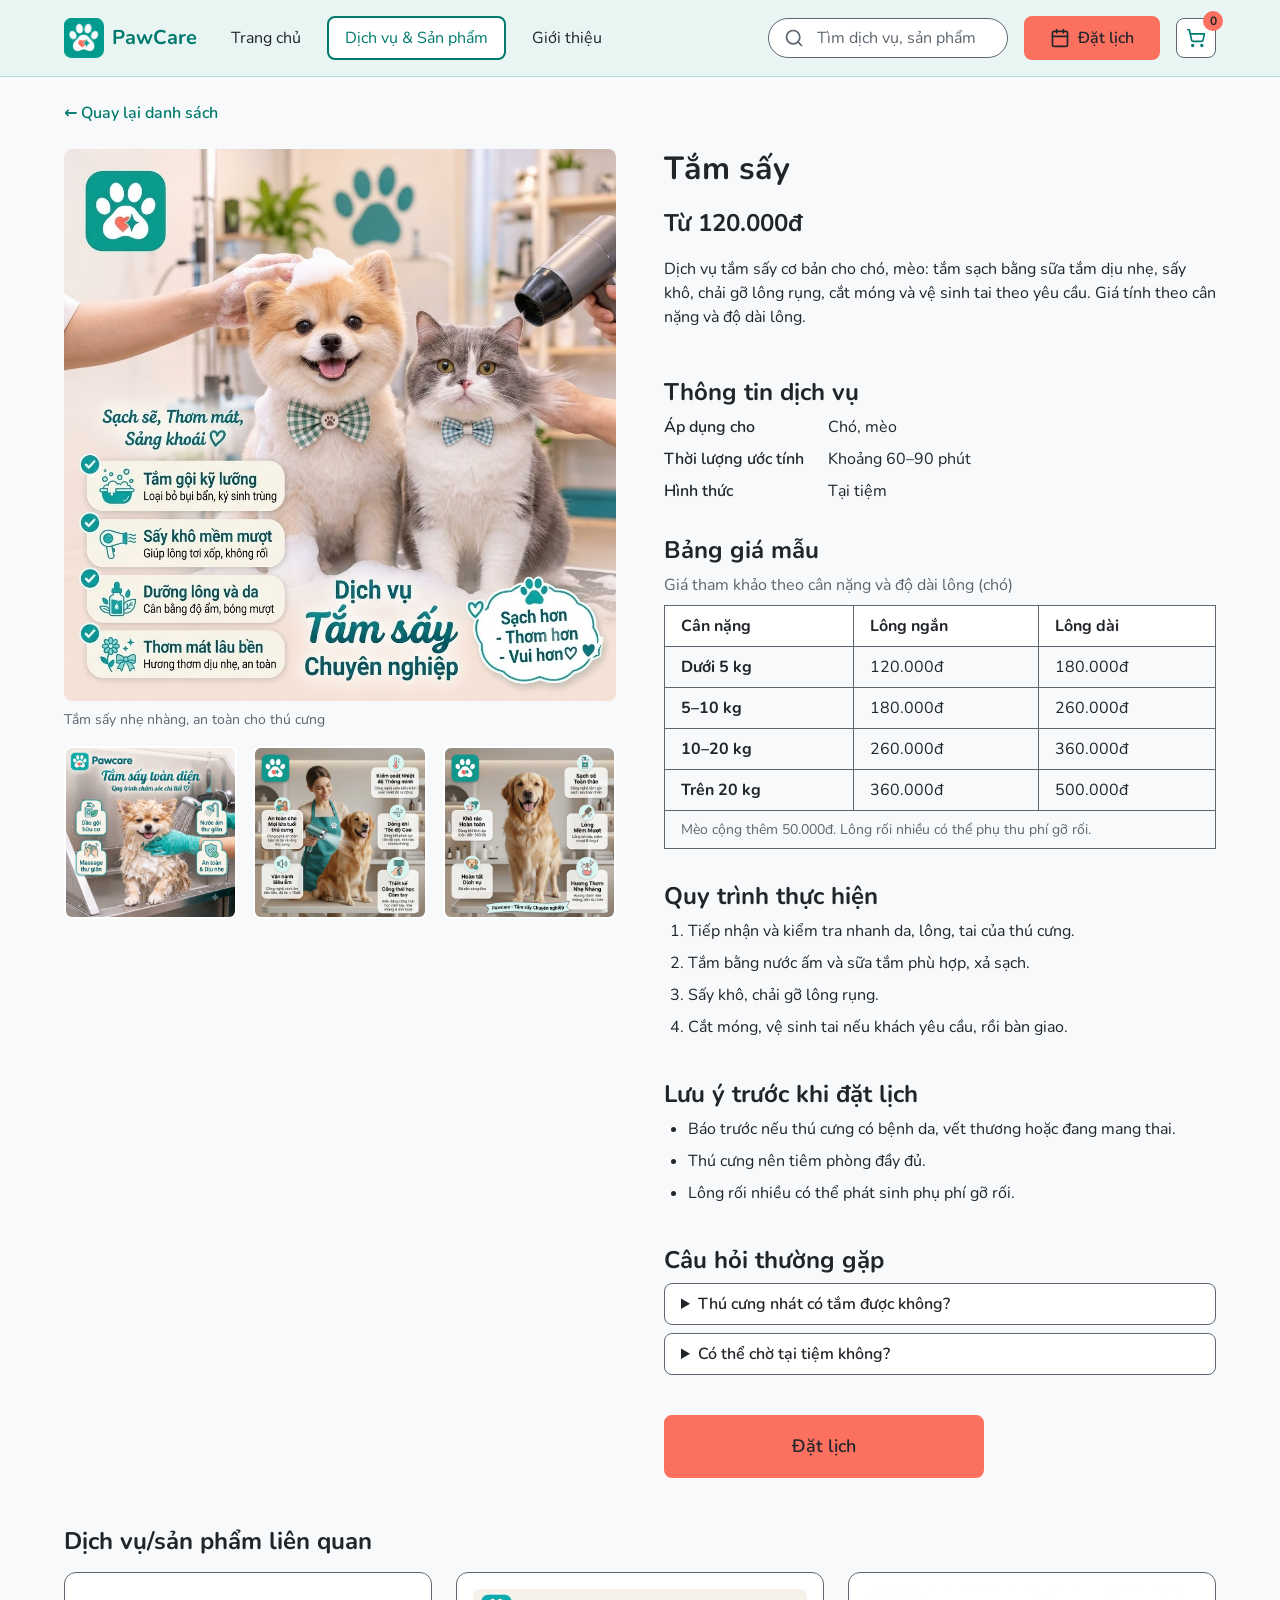
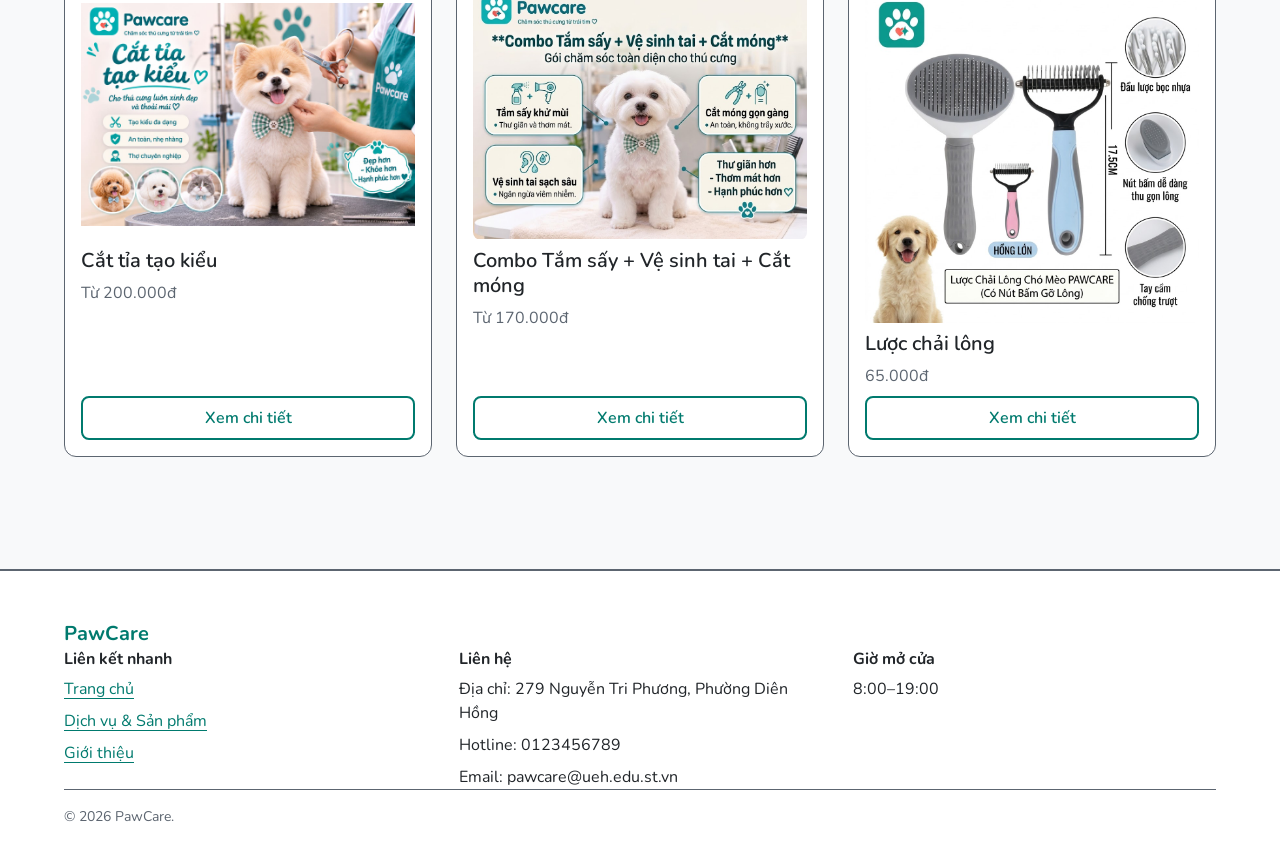
<file: product-detail.html>
<!DOCTYPE html>
<html lang="vi">
<head>
  <meta charset="UTF-8">
  <meta name="viewport" content="width=device-width, initial-scale=1">
  <title>Tắm sấy – PawCare</title>
  <link rel="stylesheet" href="css/base.css">
  <link rel="stylesheet" href="css/layout.css">
  <link rel="stylesheet" href="css/components.css">
  <link rel="stylesheet" href="css/pages.css">
  <link rel="stylesheet" href="css/calculator.css">
  <link rel="stylesheet" href="css/booking.css">
  <!-- Nạp script: thứ tự quan trọng (dữ liệu → dùng chung → logic → giao diện → trang) -->
  <script defer src="js/data/products.js"></script>
  <script defer src="js/utils/format.js"></script>
  <script defer src="js/services/cart.js"></script>
  <script defer src="js/services/price-calculator.js"></script>
  <script defer src="js/services/booking.js"></script>
  <script defer src="js/components/header.js"></script>
  <script defer src="js/pages/product-detail-page.js"></script>
</head>
<body>
 
  <!-- ===== HEADER (giống hệt ở 4 trang, chỉ khác aria-current) ===== -->
  <header class="site-header">
    <div class="container header-inner">
      <!-- Logo vuông thật + chữ PawCare (alt rỗng vì đã có chữ PawCare bên cạnh) -->
      <a class="logo" href="index.html">
        <img class="logo-img" src="images/logo/logo-icon.png" alt="" width="40" height="40">
        PawCare
      </a>
 
      <!-- Menu chính: 3 liên kết -->
      <nav class="main-nav" aria-label="Menu chính">
        <ul class="nav-list">
          <li><a href="index.html">Trang chủ</a></li>
          <li><a href="products.html" aria-current="page">Dịch vụ &amp; Sản phẩm</a></li>
          <li><a href="about.html">Giới thiệu</a></li>
        </ul>
      </nav>
 
      <!-- Ô tìm kiếm: chỉ là giao diện, không có form gửi dữ liệu -->
      <div class="search" role="search">
        <label for="search-input">Tìm kiếm</label>
        <!-- Icon kính lúp (Lucide "search"), kế thừa màu từ CSS qua currentColor -->
        <svg xmlns="http://www.w3.org/2000/svg" width="20" height="20" viewBox="0 0 24 24" fill="none" stroke="currentColor" stroke-width="2" stroke-linecap="round" stroke-linejoin="round" aria-hidden="true" focusable="false">
          <circle cx="11" cy="11" r="8"></circle>
          <path d="m21 21-4.3-4.3"></path>
        </svg>
        <input id="search-input" type="search" placeholder="Tìm dịch vụ, sản phẩm">
      </div>
 
      <!-- Nút Đặt lịch dẫn tới trang danh sách -->
      <a class="btn btn-primary header-btn" href="products.html">
        <!-- Icon lịch (Lucide "calendar") -->
        <svg xmlns="http://www.w3.org/2000/svg" width="20" height="20" viewBox="0 0 24 24" fill="none" stroke="currentColor" stroke-width="2" stroke-linecap="round" stroke-linejoin="round" aria-hidden="true" focusable="false">
          <path d="M8 2v4"></path>
          <path d="M16 2v4"></path>
          <rect width="18" height="18" x="3" y="4" rx="2"></rect>
          <path d="M3 10h18"></path>
        </svg>
        Đặt lịch
      </a>
 
      <!-- Giỏ hàng: dẫn tới cart.html; số lượng do js/components/header.js cập nhật -->
      <a class="cart-box" href="cart.html" aria-label="Giỏ hàng">
        <svg xmlns="http://www.w3.org/2000/svg" width="20" height="20" viewBox="0 0 24 24" fill="none" stroke="currentColor" stroke-width="2" stroke-linecap="round" stroke-linejoin="round" aria-hidden="true" focusable="false">
          <circle cx="8" cy="21" r="1"></circle>
          <circle cx="19" cy="21" r="1"></circle>
          <path d="M2.05 2.05h2l2.66 12.42a2 2 0 0 0 2 1.58h9.78a2 2 0 0 0 1.95-1.57l1.65-7.43H5.12"></path>
        </svg>
        <span id="cart-count">0</span>
      </a>
    </div>
  </header>
 
  <main class="container">
    
    <a class="back-link" href="products.html">← Quay lại danh sách</a>
 
    <!-- ===== KHU CHI TIẾT: Grid 2 cột ===== -->
    <article class="detail" aria-labelledby="detail-title">
      <!-- Cột trái: ảnh -->
      <div class="gallery">
        <figure class="gallery-main">
          <img src="images/services/tam-say-chitiet.jpg" alt="Thú cưng được tắm sấy nhẹ nhàng tại PawCare" width="600" height="600">
          <figcaption>Tắm sấy nhẹ nhàng, an toàn cho thú cưng</figcaption>
        </figure>
        <div class="thumbs">
          <img src="images/services/tam-say-buoc-tam.jpg" alt="Bé chó đang được tắm bằng nước ấm" width="300" height="300">
          <img src="images/services/tam-say-buoc-say.jpg" alt="Bé mèo đang được sấy khô lông" width="300" height="300">
          <img src="images/services/tam-say-hoan-thanh.jpg" alt="Thú cưng sau khi tắm sấy xong, lông mượt" width="300" height="300">
        </div>
      </div>
 
      <!-- Cột phải: thông tin -->
      <div class="detail-info">
        <div>
          <h1 id="detail-title">Tắm sấy</h1>
          <p class="detail-price">Từ 120.000đ</p>
          <p>Dịch vụ tắm sấy cơ bản cho chó, mèo: tắm sạch bằng sữa tắm dịu nhẹ, sấy khô, chải gỡ lông rụng, cắt móng và vệ sinh tai theo yêu cầu. Giá tính theo cân nặng và độ dài lông.</p>
        </div>
 
        <!-- Thuộc tính: danh sách mô tả (dl) gồm cặp nhãn dt – giá trị dd -->
        <section aria-labelledby="attr-title">
          <h2 id="attr-title">Thông tin dịch vụ</h2>
          <dl class="attr-list">
            <dt>Áp dụng cho</dt>
            <dd>Chó, mèo</dd>
            <dt>Thời lượng ước tính</dt>
            <dd>Khoảng 60–90 phút</dd>
            <dt>Hình thức</dt>
            <dd>Tại tiệm</dd>
          </dl>
        </section>
 
        <!-- Bảng giá mẫu -->
        <section aria-labelledby="price-title">
          <h2 id="price-title">Bảng giá mẫu</h2>
          <div class="table-wrap">
            <table class="price-table">
              <caption>Giá tham khảo theo cân nặng và độ dài lông (chó)</caption>
              <thead>
                <tr>
                  <th scope="col">Cân nặng</th>
                  <th scope="col">Lông ngắn</th>
                  <th scope="col">Lông dài</th>
                </tr>
              </thead>
              <tbody>
                <tr>
                  <th scope="row">Dưới 5 kg</th>
                  <td>120.000đ</td>
                  <td>180.000đ</td>
                </tr>
                <tr>
                  <th scope="row">5–10 kg</th>
                  <td>180.000đ</td>
                  <td>260.000đ</td>
                </tr>
                <tr>
                  <th scope="row">10–20 kg</th>
                  <td>260.000đ</td>
                  <td>360.000đ</td>
                </tr>
                <tr>
                  <th scope="row">Trên 20 kg</th>
                  <td>360.000đ</td>
                  <td>500.000đ</td>
                </tr>
              </tbody>
                <tfoot>
                <tr>
                  <td colspan="3">Mèo cộng thêm 50.000đ. Lông rối nhiều có thể phụ thu phí gỡ rối.</td>
                </tr>
              </tfoot>
            </table>
          </div>
        </section>
        <section aria-labelledby="process-title">
          <h2 id="process-title">Quy trình thực hiện</h2>
          <ol class="step-list">
            <li>Tiếp nhận và kiểm tra nhanh da, lông, tai của thú cưng.</li>
            <li>Tắm bằng nước ấm và sữa tắm phù hợp, xả sạch.</li>
            <li>Sấy khô, chải gỡ lông rụng.</li>
            <li>Cắt móng, vệ sinh tai nếu khách yêu cầu, rồi bàn giao.</li>
          </ol>
        </section>
 
        <section aria-labelledby="note-title">
          <h2 id="note-title">Lưu ý trước khi đặt lịch</h2>
          <ul class="note-list">
            <li>Báo trước nếu thú cưng có bệnh da, vết thương hoặc đang mang thai.</li>
            <li>Thú cưng nên tiêm phòng đầy đủ.</li>
            <li>Lông rối nhiều có thể phát sinh phụ phí gỡ rối.</li>
          </ul>
        </section>
 
        <section aria-labelledby="faq-title">
          <h2 id="faq-title">Câu hỏi thường gặp</h2>
          <details class="faq-item">
            <summary>Thú cưng nhát có tắm được không?</summary>
            <p>Được. Nhân viên sẽ làm chậm và nhẹ nhàng. Bạn có thể báo trước tính cách của bé khi đặt lịch.</p>
          </details>
          <details class="faq-item">
            <summary>Có thể chờ tại tiệm không?</summary>
            <p>Được. Bạn có thể ngồi chờ hoặc đón bé theo giờ hẹn.</p>
          </details>
        </section>
        <!-- type="button": nút không gửi dữ liệu, chỉ là giao diện -->
        <button class="btn btn-primary btn-large" type="button">Đặt lịch</button>
      </div>
    </article>
 
    <!-- ===== LIÊN QUAN (3 thẻ) ===== -->
    <section class="section" aria-labelledby="related-title">
      <h2 id="related-title">Dịch vụ/sản phẩm liên quan</h2>
 
      <div class="grid grid-3">
        <article class="card">
          <img class="card-img" src="images/services/cat-tia.jpg" alt="Cắt tỉa tạo kiểu lông cho thú cưng" width="400" height="300">
          <h3 class="card-title">Cắt tỉa tạo kiểu</h3>
          <p class="card-price">Từ 200.000đ</p>
          <a class="btn btn-outline card-action" href="product-detail.html?id=2" aria-label="Xem chi tiết Cắt tỉa tạo kiểu">Xem chi tiết</a>
        </article>
 
        <article class="card">
          <img class="card-img" src="images/services/combo-tam-tai-mong.jpg" alt="Combo tắm sấy, vệ sinh tai và cắt móng" width="400" height="300">
          <h3 class="card-title">Combo Tắm sấy + Vệ sinh tai + Cắt móng</h3>
          <p class="card-price">Từ 170.000đ</p>
          <a class="btn btn-outline card-action" href="product-detail.html?id=5" aria-label="Xem chi tiết Combo Tắm sấy, Vệ sinh tai, Cắt móng">Xem chi tiết</a>
        </article>
 
        <article class="card">
          <img class="card-img card-img-square" src="images/products/luoc-chai-long.jpg" alt="Lược chải lông cho thú cưng" width="400" height="400">
          <h3 class="card-title">Lược chải lông</h3>
          <p class="card-price">65.000đ</p>
          <a class="btn btn-outline card-action" href="product-detail.html?id=15" aria-label="Xem chi tiết Lược chải lông">Xem chi tiết</a>
        </article>
      </div>
    </section>
  </main>
 
  <!-- ===== FOOTER (giống hệt ở 4 trang) ===== -->
  <footer class="site-footer">
    <div class="container">
      <p class="footer-brand">PawCare</p>
 
      <div class="footer-cols">
        <div>
          <h2 class="footer-title">Liên kết nhanh</h2>
          <ul class="footer-list">
            <li><a href="index.html">Trang chủ</a></li>
            <li><a href="products.html">Dịch vụ &amp; Sản phẩm</a></li>
            <li><a href="about.html">Giới thiệu</a></li>
          </ul>
        </div>
 
        <div>
          <h2 class="footer-title">Liên hệ</h2>
          <ul class="footer-list">
            <li>Địa chỉ: 279 Nguyễn Tri Phương, Phường Diên Hồng</li>
            <li>Hotline: 0123456789</li>
            <li>Email: pawcare@ueh.edu.st.vn</li>
          </ul>
        </div>
 
        <div>
          <h2 class="footer-title">Giờ mở cửa</h2>
          <p>8:00–19:00</p>
        </div>
      </div>
 
      <p class="copyright">© 2026 PawCare.</p>
    </div>
  </footer>
 
</body>
</html>
</file>
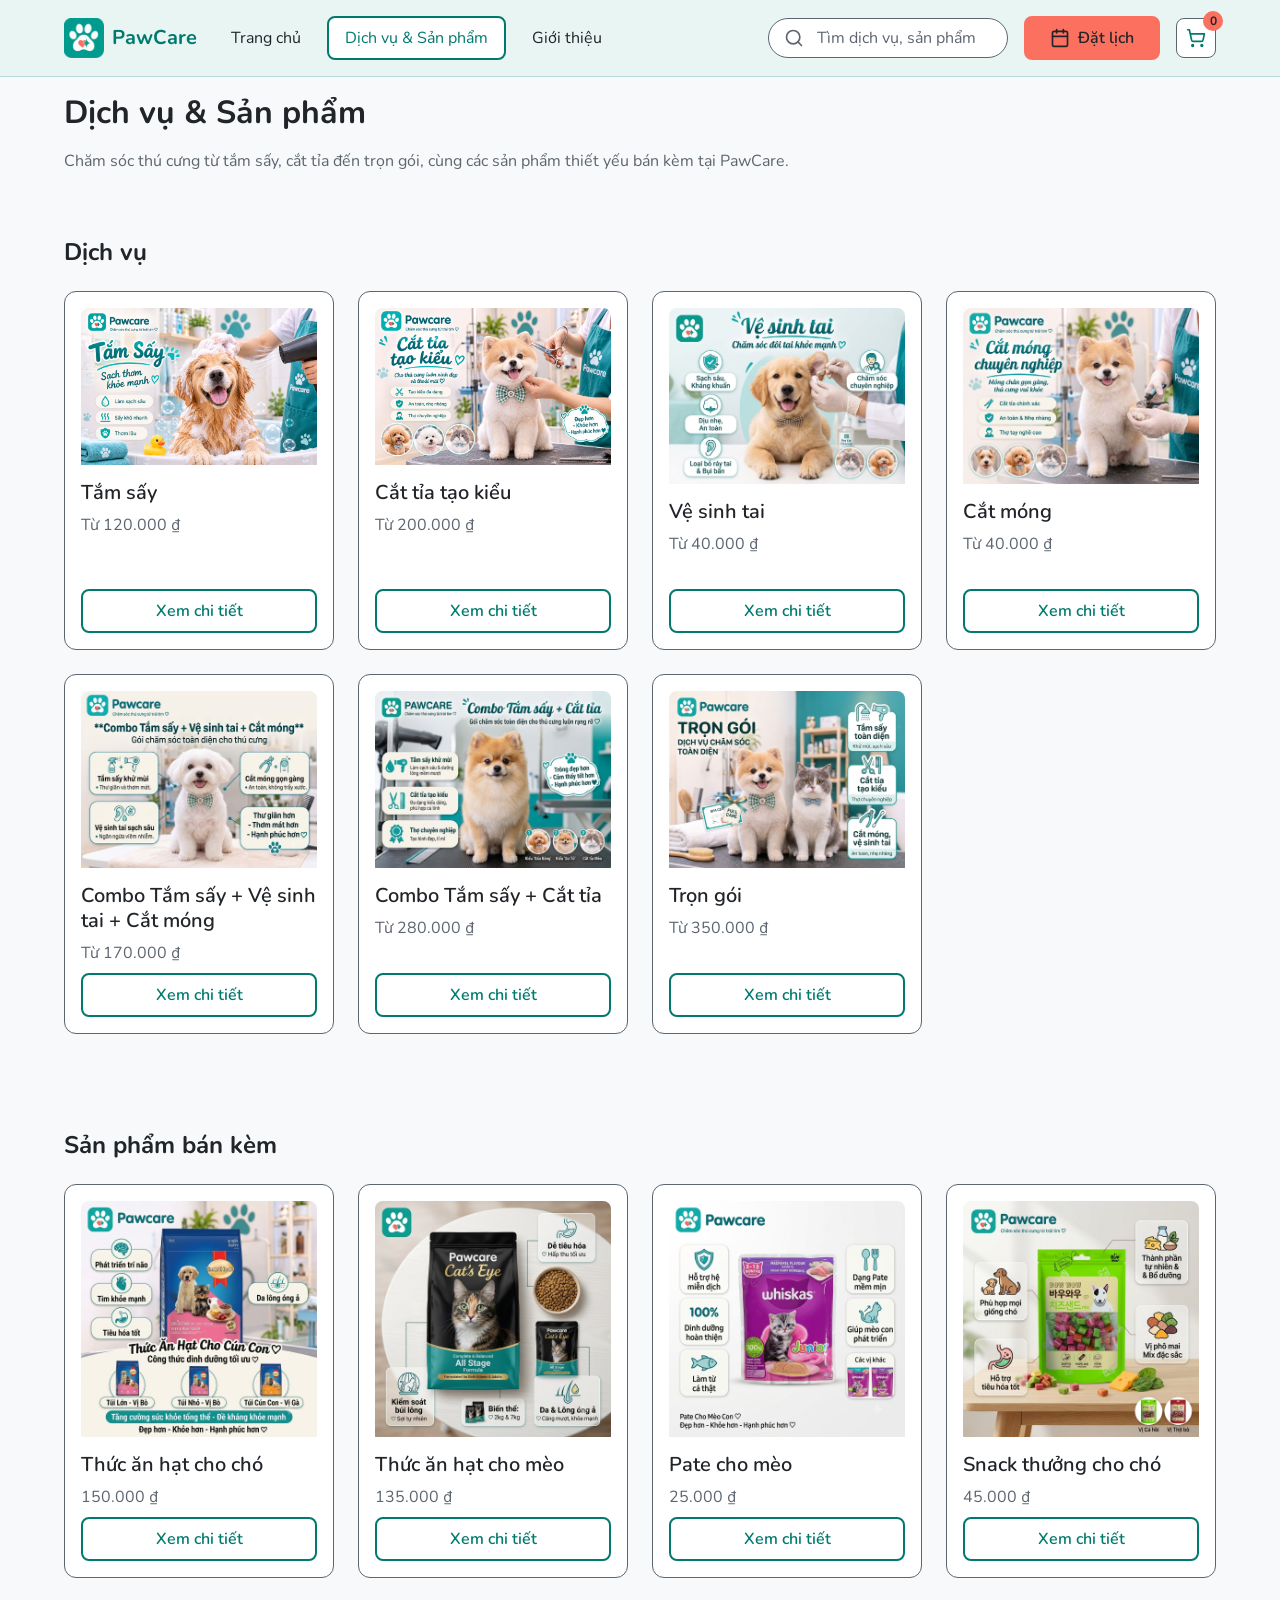
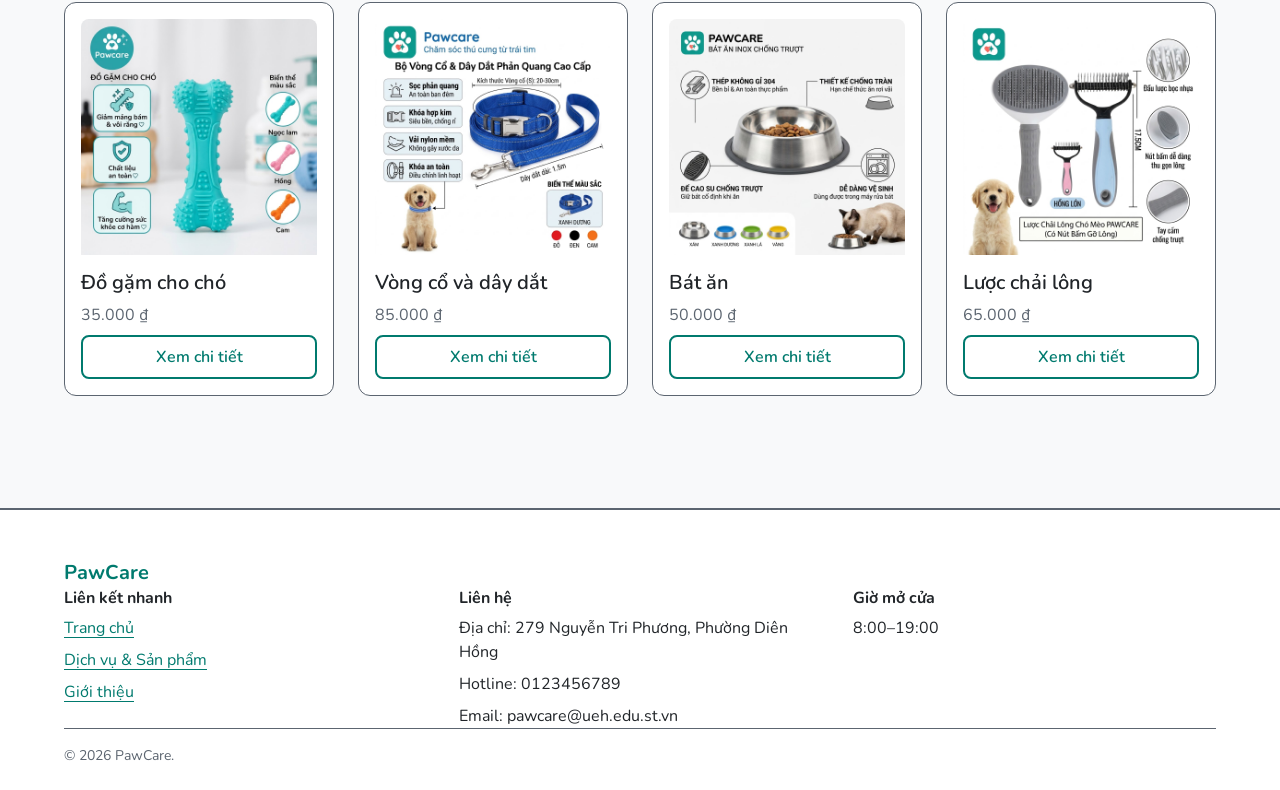
<file: products.html>
<!DOCTYPE html>
<html lang="vi">
<head>
  <meta charset="UTF-8">
  <meta name="viewport" content="width=device-width, initial-scale=1">
  <title>Dịch vụ &amp; Sản phẩm – PawCare</title>
  <link rel="stylesheet" href="css/base.css">
  <link rel="stylesheet" href="css/layout.css">
  <link rel="stylesheet" href="css/components.css">
  <link rel="stylesheet" href="css/pages.css">
  <link rel="stylesheet" href="css/products.css">
  <link rel="stylesheet" href="css/booking.css">
  <!-- Nạp script: thứ tự quan trọng (dữ liệu → dùng chung → logic → giao diện → trang) -->
  <script defer src="js/data/products.js"></script>
  <script defer src="js/utils/format.js"></script>
  <script defer src="js/services/cart.js"></script>
  <script defer src="js/services/search-filter.js"></script>
  <script defer src="js/components/render-products.js"></script>
  <script defer src="js/components/header.js"></script>
  <script defer src="js/pages/products-page.js"></script>
</head>
<body>
 
  <!-- ===== HEADER (giống hệt ở 4 trang, chỉ khác aria-current) ===== -->
  <header class="site-header">
    <div class="container header-inner">
      <a class="logo" href="index.html">
        <img class="logo-img" src="images/logo/logo-icon.png" alt="" width="40" height="40">
        PawCare
      </a>
 
      <nav class="main-nav" aria-label="Menu chính">
        <ul class="nav-list">
          <li><a href="index.html">Trang chủ</a></li>
          <li><a href="products.html" aria-current="page">Dịch vụ &amp; Sản phẩm</a></li>
          <li><a href="about.html">Giới thiệu</a></li>
        </ul>
      </nav>
 
      <div class="search" role="search">
        <label for="search-input">Tìm kiếm</label>
        <svg xmlns="http://www.w3.org/2000/svg" width="20" height="20" viewBox="0 0 24 24" fill="none" stroke="currentColor" stroke-width="2" stroke-linecap="round" stroke-linejoin="round" aria-hidden="true" focusable="false">
          <circle cx="11" cy="11" r="8"></circle>
          <path d="m21 21-4.3-4.3"></path>
        </svg>
        <input id="search-input" type="search" placeholder="Tìm dịch vụ, sản phẩm">
      </div>
 
      <a class="btn btn-primary header-btn" href="products.html">
        <svg xmlns="http://www.w3.org/2000/svg" width="20" height="20" viewBox="0 0 24 24" fill="none" stroke="currentColor" stroke-width="2" stroke-linecap="round" stroke-linejoin="round" aria-hidden="true" focusable="false">
          <path d="M8 2v4"></path>
          <path d="M16 2v4"></path>
          <rect width="18" height="18" x="3" y="4" rx="2"></rect>
          <path d="M3 10h18"></path>
        </svg>
        Đặt lịch
      </a>
 
      <!-- Giỏ hàng: dẫn tới cart.html; số lượng do js/components/header.js cập nhật -->
      <a class="cart-box" href="cart.html" aria-label="Giỏ hàng">
        <svg xmlns="http://www.w3.org/2000/svg" width="20" height="20" viewBox="0 0 24 24" fill="none" stroke="currentColor" stroke-width="2" stroke-linecap="round" stroke-linejoin="round" aria-hidden="true" focusable="false">
          <circle cx="8" cy="21" r="1"></circle>
          <circle cx="19" cy="21" r="1"></circle>
          <path d="M2.05 2.05h2l2.66 12.42a2 2 0 0 0 2 1.58h9.78a2 2 0 0 0 1.95-1.57l1.65-7.43H5.12"></path>
        </svg>
        <span id="cart-count">0</span>
      </a>
    </div>
  </header>
  <main class="container">
      <!-- ===== TIÊU ĐỀ TRANG ===== -->
    <div class="page-head">
      <h1>Dịch vụ &amp; Sản phẩm</h1>
      <p class="page-desc">Chăm sóc thú cưng từ tắm sấy, cắt tỉa đến trọn gói, cùng các sản phẩm thiết yếu bán kèm tại PawCare.</p>
    </div>
 
    <!-- ===== DỊCH VỤ (7 thẻ) ===== -->
    <section class="section" aria-labelledby="services-title">
      <div class="section-head">
        <h2 id="services-title">Dịch vụ</h2>
      </div>
 
      <div class="grid grid-4">
        <article class="card">
          <div class="card-media">
            <img src="images/services/tam-say.jpg" alt="Dịch vụ tắm sấy cho thú cưng" width="400" height="300" loading="lazy">
          </div>
          <h3 class="card-title">Tắm sấy</h3>
          <p class="card-price"><data value="120000">Từ 120.000 ₫</data></p>
          <a class="btn btn-outline card-action" href="product-detail.html?id=1" aria-label="Xem chi tiết Tắm sấy">Xem chi tiết</a>
        </article>
 
        <article class="card">
          <div class="card-media">
            <img src="images/services/cat-tia.jpg" alt="Dịch vụ cắt tỉa tạo kiểu lông cho thú cưng" width="400" height="300" loading="lazy">
          </div>
          <h3 class="card-title">Cắt tỉa tạo kiểu</h3>
          <p class="card-price"><data value="200000">Từ 200.000 ₫</data></p>
          <a class="btn btn-outline card-action" href="product-detail.html?id=2" aria-label="Xem chi tiết Cắt tỉa tạo kiểu">Xem chi tiết</a>
        </article>
 
        <article class="card">
          <div class="card-media">
            <img src="images/services/ve-sinh-tai.jpg" alt="Dịch vụ vệ sinh tai cho thú cưng" width="400" height="300" loading="lazy">
          </div>
          <h3 class="card-title">Vệ sinh tai</h3>
          <p class="card-price"><data value="40000">Từ 40.000 ₫</data></p>
          <a class="btn btn-outline card-action" href="product-detail.html?id=3" aria-label="Xem chi tiết Vệ sinh tai">Xem chi tiết</a>
        </article>
 
        <article class="card">
          <div class="card-media">
            <img src="images/services/cat-mong.jpg" alt="Dịch vụ cắt móng cho thú cưng" width="400" height="300" loading="lazy">
          </div>
          <h3 class="card-title">Cắt móng</h3>
          <p class="card-price"><data value="40000">Từ 40.000 ₫</data></p>
          <a class="btn btn-outline card-action" href="product-detail.html?id=4" aria-label="Xem chi tiết Cắt móng">Xem chi tiết</a>
        </article>
 
        <article class="card">
          <div class="card-media">
            <img src="images/services/combo-tam-tai-mong.jpg" alt="Combo tắm sấy, vệ sinh tai và cắt móng" width="400" height="300" loading="lazy">
          </div>
          <h3 class="card-title">Combo Tắm sấy + Vệ sinh tai + Cắt móng</h3>
          <p class="card-price"><data value="170000">Từ 170.000 ₫</data></p>
          <a class="btn btn-outline card-action" href="product-detail.html?id=5" aria-label="Xem chi tiết Combo Tắm sấy, Vệ sinh tai, Cắt móng">Xem chi tiết</a>
        </article>
 
        <article class="card">
          <div class="card-media">
            <img src="images/services/combo-tam-cat-tia.jpg" alt="Combo tắm sấy và cắt tỉa" width="400" height="300" loading="lazy">
          </div>
          <h3 class="card-title">Combo Tắm sấy + Cắt tỉa</h3>
          <p class="card-price"><data value="280000">Từ 280.000 ₫</data></p>
          <a class="btn btn-outline card-action" href="product-detail.html?id=6" aria-label="Xem chi tiết Combo Tắm sấy, Cắt tỉa">Xem chi tiết</a>
        </article>
 
        <article class="card">
          <div class="card-media">
            <img src="images/services/combo-tron-goi.jpg" alt="Gói chăm sóc trọn gói cho thú cưng" width="400" height="300" loading="lazy">
          </div>
          <h3 class="card-title">Trọn gói</h3>
          <p class="card-price"><data value="350000">Từ 350.000 ₫</data></p>
          <a class="btn btn-outline card-action" href="product-detail.html?id=7" aria-label="Xem chi tiết Trọn gói">Xem chi tiết</a>
        </article>
      </div>
    </section>
 
    <!-- ===== SẢN PHẨM BÁN KÈM (8 thẻ) ===== -->
    <section class="section" aria-labelledby="products-title">
      <div class="section-head">
        <h2 id="products-title">Sản phẩm bán kèm</h2>
      </div>
 
      <div class="grid grid-4">
        <article class="card">
          <div class="card-media">
            <img src="images/products/thucan-hat-cho.jpg" alt="Thức ăn hạt cho chó" width="400" height="300" loading="lazy">
          </div>
          <h3 class="card-title">Thức ăn hạt cho chó</h3>
          <p class="card-price"><data value="150000">150.000 ₫</data></p>
          <a class="btn btn-outline card-action" href="product-detail.html?id=8" aria-label="Xem chi tiết Thức ăn hạt cho chó">Xem chi tiết</a>
        </article>
 
        <article class="card">
          <div class="card-media">
            <img src="images/products/thucan-hat-meo.jpg" alt="Thức ăn hạt cho mèo" width="400" height="300" loading="lazy">
          </div>
          <h3 class="card-title">Thức ăn hạt cho mèo</h3>
          <p class="card-price"><data value="135000">135.000 ₫</data></p>
          <a class="btn btn-outline card-action" href="product-detail.html?id=9" aria-label="Xem chi tiết Thức ăn hạt cho mèo">Xem chi tiết</a>
        </article>
 
        <article class="card">
          <div class="card-media">
            <img src="images/products/pate-meo.jpg" alt="Pate cho mèo" width="400" height="300" loading="lazy">
          </div>
          <h3 class="card-title">Pate cho mèo</h3>
          <p class="card-price"><data value="25000">25.000 ₫</data></p>
          <a class="btn btn-outline card-action" href="product-detail.html?id=10" aria-label="Xem chi tiết Pate cho mèo">Xem chi tiết</a>
        </article>
 
        <article class="card">
          <div class="card-media">
            <img src="images/products/snack-cho.jpg" alt="Snack thưởng cho chó" width="400" height="300" loading="lazy">
          </div>
          <h3 class="card-title">Snack thưởng cho chó</h3>
          <p class="card-price"><data value="45000">45.000 ₫</data></p>
          <a class="btn btn-outline card-action" href="product-detail.html?id=11" aria-label="Xem chi tiết Snack thưởng cho chó">Xem chi tiết</a>
        </article>
 
        <article class="card">
          <div class="card-media">
            <img src="images/products/do-gam-cho.jpg" alt="Đồ gặm cho chó" width="400" height="300" loading="lazy">
          </div>
          <h3 class="card-title">Đồ gặm cho chó</h3>
          <p class="card-price"><data value="35000">35.000 ₫</data></p>
          <a class="btn btn-outline card-action" href="product-detail.html?id=12" aria-label="Xem chi tiết Đồ gặm cho chó">Xem chi tiết</a>
        </article>
 
        <article class="card">
          <div class="card-media">
            <img src="images/products/vongco-daydat.jpg" alt="Vòng cổ và dây dắt" width="400" height="300" loading="lazy">
          </div>
          <h3 class="card-title">Vòng cổ và dây dắt</h3>
          <p class="card-price"><data value="85000">85.000 ₫</data></p>
          <a class="btn btn-outline card-action" href="product-detail.html?id=13" aria-label="Xem chi tiết Vòng cổ và dây dắt">Xem chi tiết</a>
        </article>
 
        <article class="card">
          <div class="card-media">
            <img src="images/products/bat-an.jpg" alt="Bát ăn cho thú cưng" width="400" height="300" loading="lazy">
          </div>
          <h3 class="card-title">Bát ăn</h3>
          <p class="card-price"><data value="50000">50.000 ₫</data></p>
          <a class="btn btn-outline card-action" href="product-detail.html?id=14" aria-label="Xem chi tiết Bát ăn">Xem chi tiết</a>
        </article>
 
        <article class="card">
          <div class="card-media">
            <img src="images/products/luoc-chai-long.jpg" alt="Lược chải lông cho thú cưng" width="400" height="300" loading="lazy">
          </div>
          <h3 class="card-title">Lược chải lông</h3>
          <p class="card-price"><data value="65000">65.000 ₫</data></p>
          <a class="btn btn-outline card-action" href="product-detail.html?id=15" aria-label="Xem chi tiết Lược chải lông">Xem chi tiết</a>
        </article>
      </div>
    </section>
  </main>
 
  <!-- ===== FOOTER (giống hệt ở 4 trang) ===== -->
  <footer class="site-footer">
    <div class="container">
      <p class="footer-brand">PawCare</p>
 
      <div class="footer-cols">
        <div>
          <h2 class="footer-title">Liên kết nhanh</h2>
          <ul class="footer-list">
            <li><a href="index.html">Trang chủ</a></li>
            <li><a href="products.html">Dịch vụ &amp; Sản phẩm</a></li>
            <li><a href="about.html">Giới thiệu</a></li>
          </ul>
        </div>
 
        <div>
          <h2 class="footer-title">Liên hệ</h2>
          <ul class="footer-list">
            <li>Địa chỉ: 279 Nguyễn Tri Phương, Phường Diên Hồng</li>
            <li>Hotline: 0123456789</li>
            <li>Email: pawcare@ueh.edu.st.vn</li>
          </ul>
        </div>
 
        <div>
          <h2 class="footer-title">Giờ mở cửa</h2>
          <p>8:00–19:00</p>
        </div>
      </div>
 
      <p class="copyright">© 2026 PawCare.</p>
    </div>
  </footer>
 
</body>
</html>
</file>
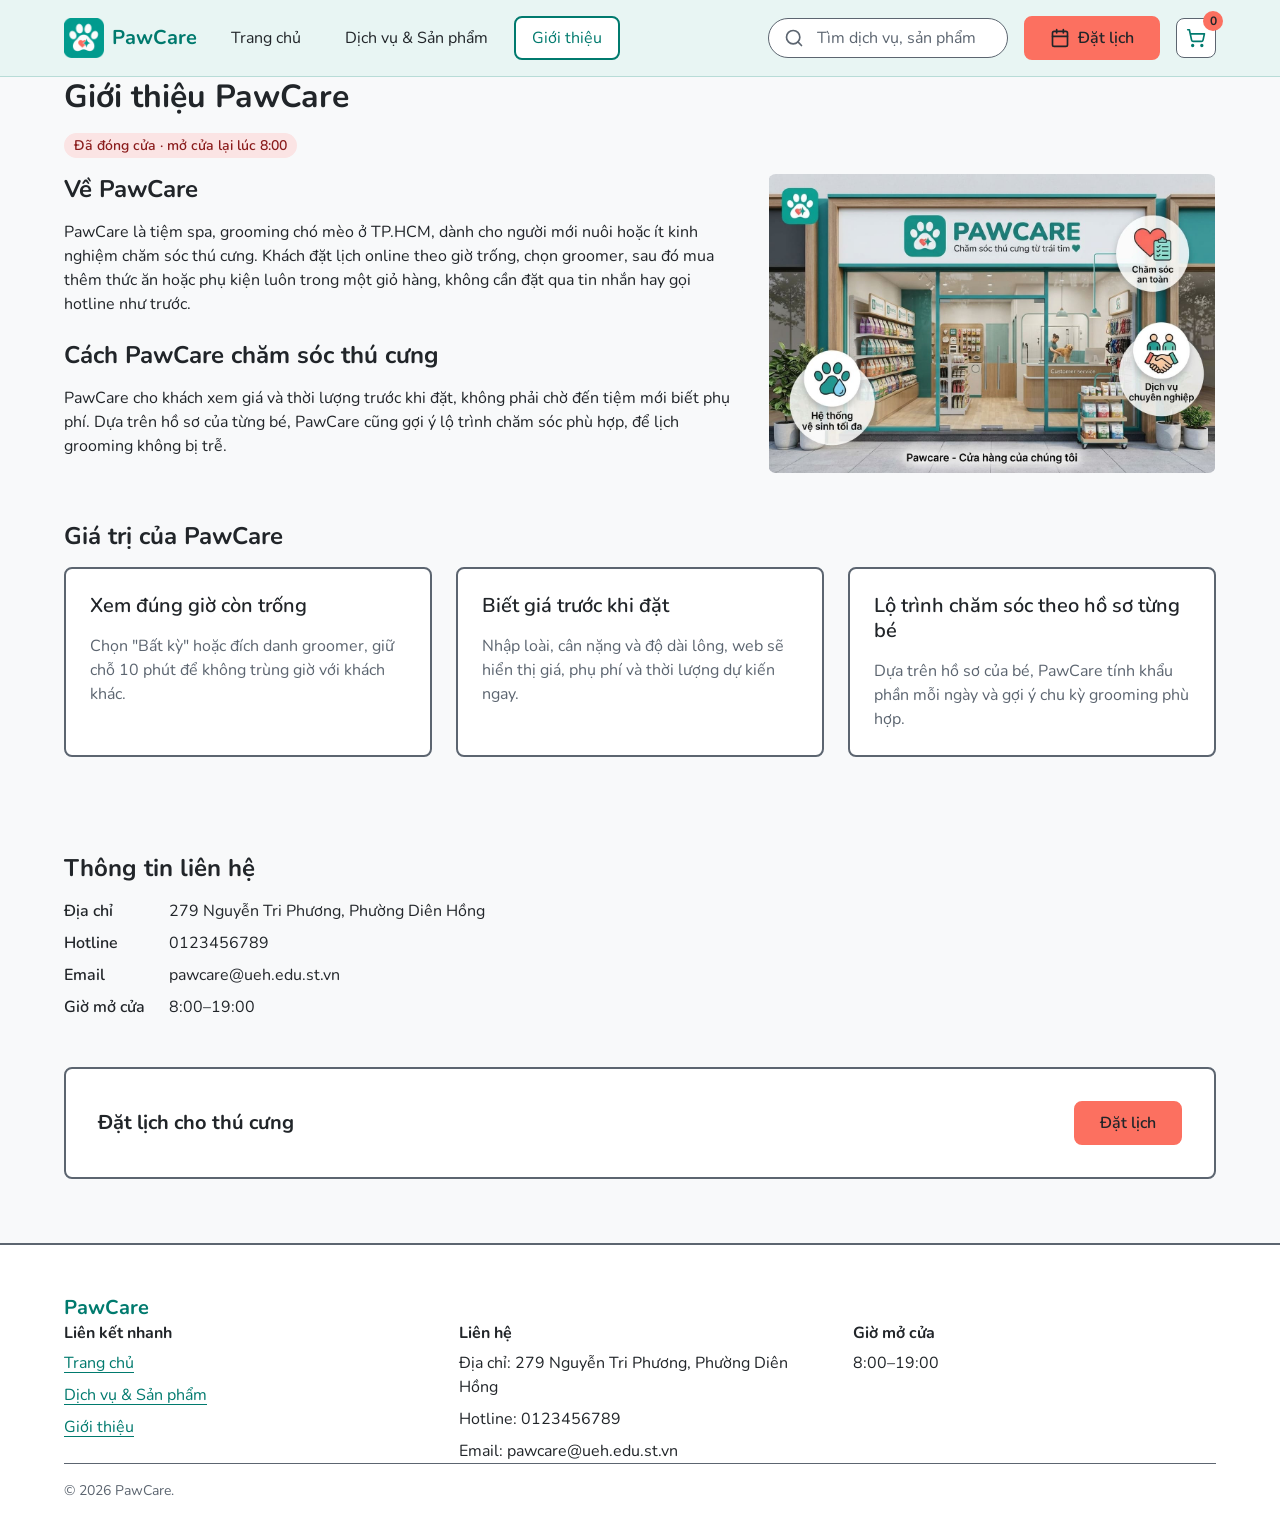
<file: frontend/about.html>
<!DOCTYPE html>
<html lang="vi">
<head>
  <meta charset="UTF-8">
  <meta name="viewport" content="width=device-width, initial-scale=1">
  <title>Giới thiệu – PawCare</title>
  <link rel="stylesheet" href="css/base.css">
  <link rel="stylesheet" href="css/layout.css">
  <link rel="stylesheet" href="css/components.css">
  <link rel="stylesheet" href="css/pages.css">
  <link rel="stylesheet" href="css/booking.css">
  <!-- Nạp script: thứ tự quan trọng (dữ liệu → dùng chung → logic → giao diện → trang) -->
  <script defer src="js/data/products.js"></script>
  <script defer src="js/utils/format.js"></script>
  <script defer src="js/services/cart.js"></script>
    <script defer src="js/components/header.js"></script>
      <script defer src="js/components/open-status.js"></script>
</head>
<body>
 
  <!-- ===== HEADER (giống hệt ở 4 trang, chỉ khác aria-current) ===== -->
  <header class="site-header">
    <div class="container header-inner">
      <!-- Logo vuông thật + chữ PawCare (alt rỗng vì đã có chữ PawCare bên cạnh) -->
      <a class="logo" href="index.html">
        <img class="logo-img" src="images/logo/logo-icon.png" alt="" width="40" height="40">
        PawCare
      </a>
 
      <!-- Menu chính: 3 liên kết -->
      <nav class="main-nav" aria-label="Menu chính">
        <ul class="nav-list">
          <li><a href="index.html">Trang chủ</a></li>
          <li><a href="products.html">Dịch vụ &amp; Sản phẩm</a></li>
          <li><a href="about.html" aria-current="page">Giới thiệu</a></li>
        </ul>
      </nav>
 
      <!-- Ô tìm kiếm: chỉ là giao diện, không có form gửi dữ liệu -->
      <div class="search" role="search">
        <label for="search-input">Tìm kiếm</label>
        <!-- Icon kính lúp (Lucide "search"), kế thừa màu từ CSS qua currentColor -->
        <svg xmlns="http://www.w3.org/2000/svg" width="20" height="20" viewBox="0 0 24 24" fill="none" stroke="currentColor" stroke-width="2" stroke-linecap="round" stroke-linejoin="round" aria-hidden="true" focusable="false">
          <circle cx="11" cy="11" r="8"></circle>
          <path d="m21 21-4.3-4.3"></path>
        </svg>
        <input id="search-input" type="search" placeholder="Tìm dịch vụ, sản phẩm">
      </div>
 
      <!-- Nút Đặt lịch dẫn tới trang danh sách -->
      <a class="btn btn-primary header-btn" href="booking.html">
        <!-- Icon lịch (Lucide "calendar") -->
        <svg xmlns="http://www.w3.org/2000/svg" width="20" height="20" viewBox="0 0 24 24" fill="none" stroke="currentColor" stroke-width="2" stroke-linecap="round" stroke-linejoin="round" aria-hidden="true" focusable="false">
          <path d="M8 2v4"></path>
          <path d="M16 2v4"></path>
          <rect width="18" height="18" x="3" y="4" rx="2"></rect>
          <path d="M3 10h18"></path>
        </svg>
        Đặt lịch
      </a>
 
      <!-- Giỏ hàng: dẫn tới cart.html; số lượng do js/components/header.js cập nhật -->
      <a class="cart-box" href="cart.html" aria-label="Giỏ hàng">
        <svg xmlns="http://www.w3.org/2000/svg" width="20" height="20" viewBox="0 0 24 24" fill="none" stroke="currentColor" stroke-width="2" stroke-linecap="round" stroke-linejoin="round" aria-hidden="true" focusable="false">
          <circle cx="8" cy="21" r="1"></circle>
          <circle cx="19" cy="21" r="1"></circle>
          <path d="M2.05 2.05h2l2.66 12.42a2 2 0 0 0 2 1.58h9.78a2 2 0 0 0 1.95-1.57l1.65-7.43H5.12"></path>
        </svg>
        <span id="cart-count">0</span>
      </a>
    </div>
  </header>
 
  <main class="container">
    
    <h1>Giới thiệu PawCare</h1>
       <p id="open-status" class="open-status" role="status"></p>
    <!-- ===== GIỚI THIỆU: Grid 2 cột (chữ – ảnh) ===== -->
    <div class="about-intro">
      <div class="about-text">
        <section aria-labelledby="about-1-title">
          <h2 id="about-1-title">Về PawCare</h2>
          <p>PawCare là tiệm spa, grooming chó mèo ở TP.HCM, dành cho người mới nuôi hoặc ít kinh nghiệm chăm sóc thú cưng. Khách đặt lịch online theo giờ trống, chọn groomer, sau đó mua thêm thức ăn hoặc phụ kiện luôn trong một giỏ hàng, không cần đặt qua tin nhắn hay gọi hotline như trước.</p>
        </section>
 
        <section aria-labelledby="about-2-title">
          <h2 id="about-2-title">Cách PawCare chăm sóc thú cưng</h2>
          <p>PawCare cho khách xem giá và thời lượng trước khi đặt, không phải chờ đến tiệm mới biết phụ phí. Dựa trên hồ sơ của từng bé, PawCare cũng gợi ý lộ trình chăm sóc phù hợp, để lịch grooming không bị trễ.</p>
        </section>
      </div>
 
      <img class="about-img" src="images/pages/gioithieu-cuahang.jpg" alt="Ảnh minh họa cửa hàng PawCare" width="600" height="400">
    </div>
 
    <!-- ===== 3 GIÁ TRỊ ===== -->
    <section class="section" aria-labelledby="values-title">
      <h2 id="values-title">Giá trị của PawCare</h2>
 
      <div class="grid grid-3">
        <div class="feature-box">
          <h3>Xem đúng giờ còn trống</h3>
          <p>Chọn "Bất kỳ" hoặc đích danh groomer, giữ chỗ 10 phút để không trùng giờ với khách khác.</p>
        </div>
        <div class="feature-box">
          <h3>Biết giá trước khi đặt</h3>
          <p>Nhập loài, cân nặng và độ dài lông, web sẽ hiển thị giá, phụ phí và thời lượng dự kiến ngay.</p>
        </div>
        <div class="feature-box">
          <h3>Lộ trình chăm sóc theo hồ sơ từng bé</h3>
          <p>Dựa trên hồ sơ của bé, PawCare tính khẩu phần mỗi ngày và gợi ý chu kỳ grooming phù hợp.</p>
        </div>
      </div>
    </section>
 
    <!-- ===== THÔNG TIN LIÊN HỆ (cùng placeholder với footer) ===== -->
    <section class="section" aria-labelledby="contact-title">
      <h2 id="contact-title">Thông tin liên hệ</h2>
      <dl class="attr-list">
        <dt>Địa chỉ</dt>
        <dd>279 Nguyễn Tri Phương, Phường Diên Hồng</dd>
        <dt>Hotline</dt>
        <dd>0123456789</dd>
        <dt>Email</dt>
        <dd>pawcare@ueh.edu.st.vn</dd>
        <dt>Giờ mở cửa</dt>
        <dd>8:00–19:00</dd>
      </dl>
    </section>
 
    <!-- ===== KÊU GỌI ĐẶT LỊCH ===== -->
    <section class="cta-box" aria-labelledby="cta-title">
      <h2 class="cta-title" id="cta-title">Đặt lịch cho thú cưng</h2>
      <a class="btn btn-primary" href="booking.html">Đặt lịch</a>
    </section>
  </main>
 
  <!-- ===== FOOTER (giống hệt ở 4 trang) ===== -->
  <footer class="site-footer">
    <div class="container">
      <p class="footer-brand">PawCare</p>
 
      <div class="footer-cols">
        <div>
          <h2 class="footer-title">Liên kết nhanh</h2>
          <ul class="footer-list">
            <li><a href="index.html">Trang chủ</a></li>
            <li><a href="products.html">Dịch vụ &amp; Sản phẩm</a></li>
            <li><a href="about.html">Giới thiệu</a></li>
          </ul>
        </div>
 
        <div>
          <h2 class="footer-title">Liên hệ</h2>
          <ul class="footer-list">
            <li>Địa chỉ: 279 Nguyễn Tri Phương, Phường Diên Hồng</li>
            <li>Hotline: 0123456789</li>
            <li>Email: pawcare@ueh.edu.st.vn</li>
          </ul>
        </div>
 
        <div>
          <h2 class="footer-title">Giờ mở cửa</h2>
          <p>8:00–19:00</p>
        </div>
      </div>
 
      <p class="copyright">© 2026 PawCare.</p>
    </div>
  </footer>
 
</body>
</html>
</file>
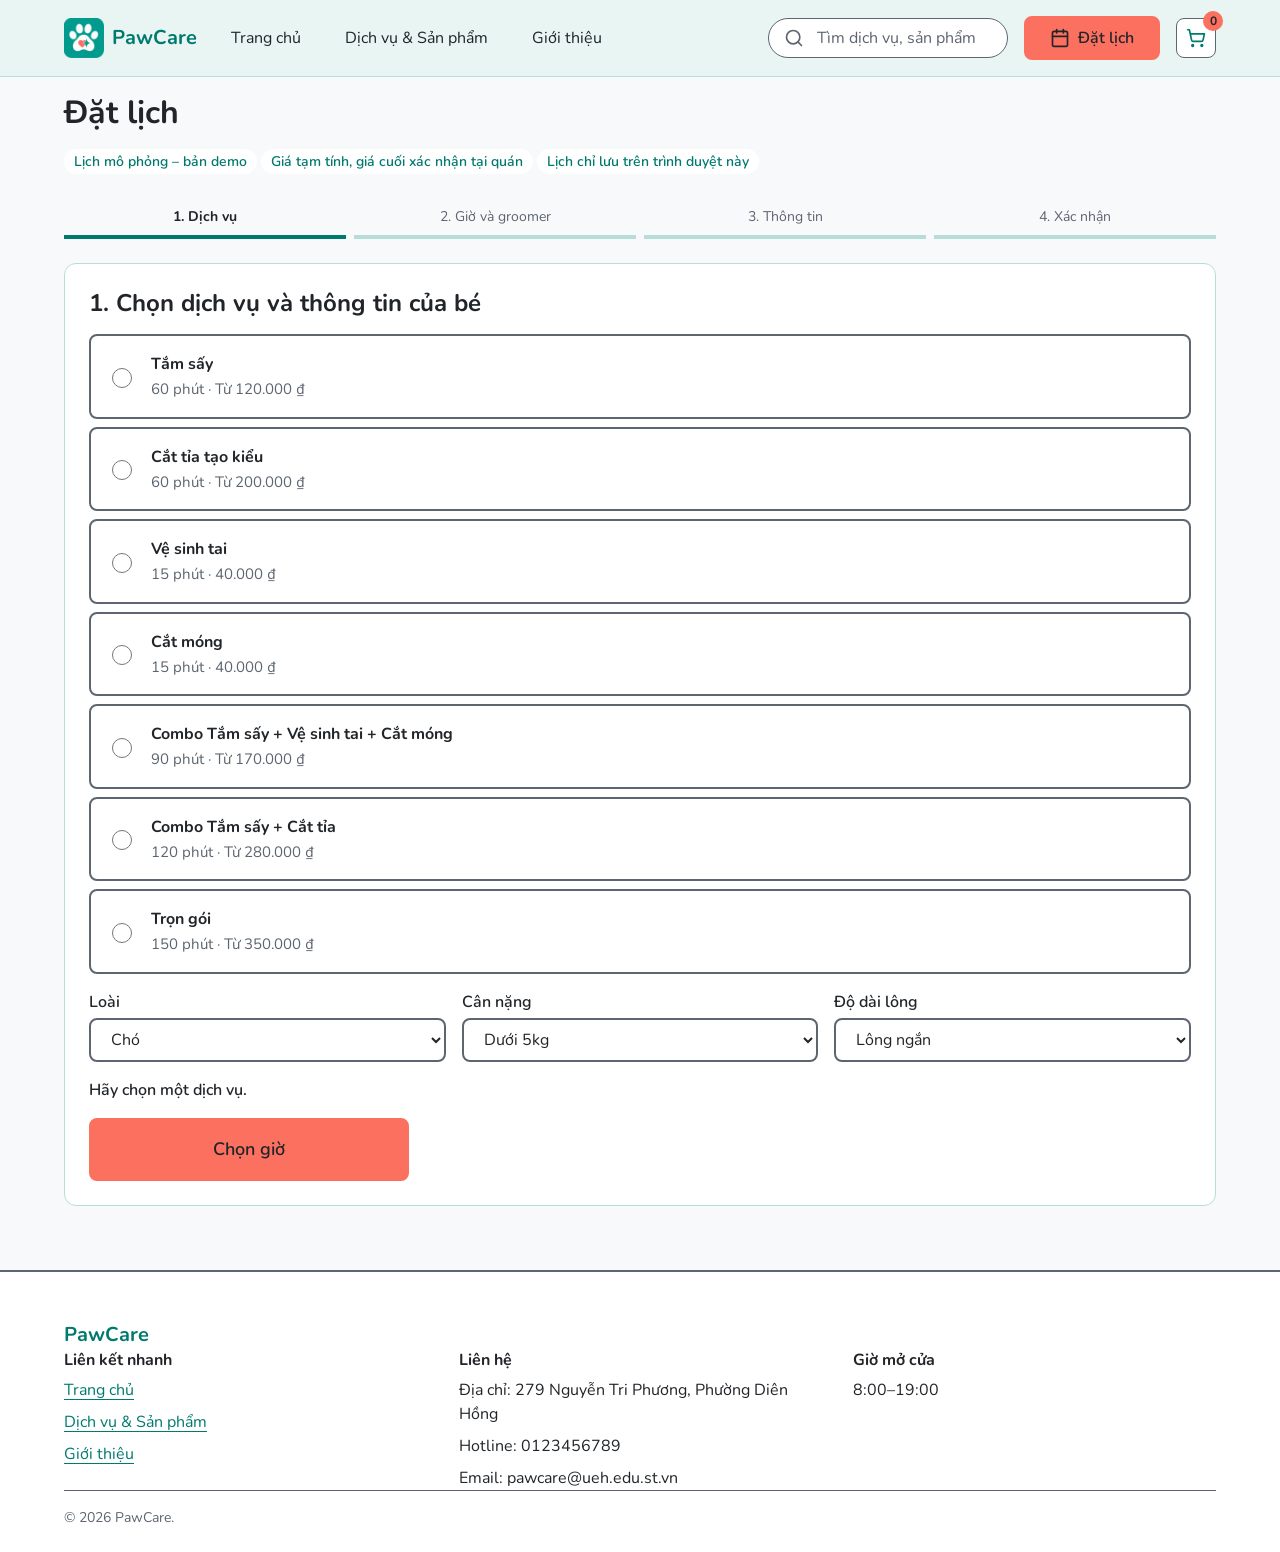
<file: frontend/booking.html>
<!DOCTYPE html>
<html lang="vi">
<head>
  <meta charset="UTF-8">
  <meta name="viewport" content="width=device-width, initial-scale=1">
  <title>Đặt lịch – PawCare</title>
  <link rel="stylesheet" href="css/base.css">
  <link rel="stylesheet" href="css/layout.css">
  <link rel="stylesheet" href="css/components.css">
  <link rel="stylesheet" href="css/pages.css">
  <link rel="stylesheet" href="css/booking-flow.css">
  <link rel="stylesheet" href="css/booking.css">
  <!-- Nạp script: thứ tự quan trọng (dữ liệu → dùng chung → logic → giao diện → trang) -->
  <script defer src="js/data/products.js"></script>
  <script defer src="js/utils/format.js"></script>
  <script defer src="js/services/cart.js"></script>
  <script defer src="js/services/price-calculator.js"></script>
  <script defer src="js/data/groomers.js"></script>
  <script defer src="js/services/booking.js"></script>
  <script defer src="js/components/header.js"></script>
  <script defer src="js/pages/booking-page.js"></script>
</head>
<body>
 
  <!-- ===== HEADER (giống hệt ở 4 trang, chỉ khác aria-current) ===== -->
  <header class="site-header">
    <div class="container header-inner">
      <a class="logo" href="index.html">
        <img class="logo-img" src="images/logo/logo-icon.png" alt="" width="40" height="40">
        PawCare
      </a>
 
      <nav class="main-nav" aria-label="Menu chính">
        <ul class="nav-list">
          <li><a href="index.html">Trang chủ</a></li>
          <li><a href="products.html">Dịch vụ &amp; Sản phẩm</a></li>
          <li><a href="about.html">Giới thiệu</a></li>
        </ul>
      </nav>
 
      <div class="search" role="search">
        <label for="search-input">Tìm kiếm</label>
        <svg xmlns="http://www.w3.org/2000/svg" width="20" height="20" viewBox="0 0 24 24" fill="none" stroke="currentColor" stroke-width="2" stroke-linecap="round" stroke-linejoin="round" aria-hidden="true" focusable="false">
          <circle cx="11" cy="11" r="8"></circle>
          <path d="m21 21-4.3-4.3"></path>
        </svg>
        <input id="search-input" type="search" placeholder="Tìm dịch vụ, sản phẩm">
      </div>
 
      <a class="btn btn-primary header-btn" href="booking.html">
        <svg xmlns="http://www.w3.org/2000/svg" width="20" height="20" viewBox="0 0 24 24" fill="none" stroke="currentColor" stroke-width="2" stroke-linecap="round" stroke-linejoin="round" aria-hidden="true" focusable="false">
          <path d="M8 2v4"></path>
          <path d="M16 2v4"></path>
          <rect width="18" height="18" x="3" y="4" rx="2"></rect>
          <path d="M3 10h18"></path>
        </svg>
        Đặt lịch
      </a>
 
      <!-- Giỏ hàng: dẫn tới cart.html; số lượng do js/components/header.js cập nhật -->
      <a class="cart-box" href="cart.html" aria-label="Giỏ hàng">
        <svg xmlns="http://www.w3.org/2000/svg" width="20" height="20" viewBox="0 0 24 24" fill="none" stroke="currentColor" stroke-width="2" stroke-linecap="round" stroke-linejoin="round" aria-hidden="true" focusable="false">
          <circle cx="8" cy="21" r="1"></circle>
          <circle cx="19" cy="21" r="1"></circle>
          <path d="M2.05 2.05h2l2.66 12.42a2 2 0 0 0 2 1.58h9.78a2 2 0 0 0 1.95-1.57l1.65-7.43H5.12"></path>
        </svg>
        <span id="cart-count">0</span>
      </a>
    </div>
  </header>
  <main class="container booking">
    <div class="page-head">
      <h1>Đặt lịch</h1>
      <p class="demo-note">Lịch mô phỏng – bản demo</p>
         <p class="demo-note">Giá tạm tính, giá cuối xác nhận tại quán</p>
               <p class="demo-note">Lịch chỉ lưu trên trình duyệt này</p>
    </div>
    <ol class="stepper" id="stepper" aria-label="Các bước đặt lịch">
      <li data-step="1">Dịch vụ</li>
      <li data-step="2">Giờ và groomer</li>
      <li data-step="3">Thông tin</li>
      <li data-step="4">Xác nhận</li>
    </ol>
    <div id="hold-bar" class="hold-bar" role="status" hidden></div>
    <div id="booking-app"></div>
  </main>
 
  <!-- ===== FOOTER (giống hệt ở 4 trang) ===== -->
  <footer class="site-footer">
    <div class="container">
      <p class="footer-brand">PawCare</p>
 
      <div class="footer-cols">
        <div>
          <h2 class="footer-title">Liên kết nhanh</h2>
          <ul class="footer-list">
            <li><a href="index.html">Trang chủ</a></li>
            <li><a href="products.html">Dịch vụ &amp; Sản phẩm</a></li>
            <li><a href="about.html">Giới thiệu</a></li>
          </ul>
        </div>
 
        <div>
          <h2 class="footer-title">Liên hệ</h2>
          <ul class="footer-list">
            <li>Địa chỉ: 279 Nguyễn Tri Phương, Phường Diên Hồng</li>
            <li>Hotline: 0123456789</li>
            <li>Email: pawcare@ueh.edu.st.vn</li>
          </ul>
        </div>
 
        <div>
          <h2 class="footer-title">Giờ mở cửa</h2>
          <p>8:00–19:00</p>
        </div>
      </div>
 
      <p class="copyright">© 2026 PawCare.</p>
    </div>
  </footer>
 
</body>
</html>
</file>
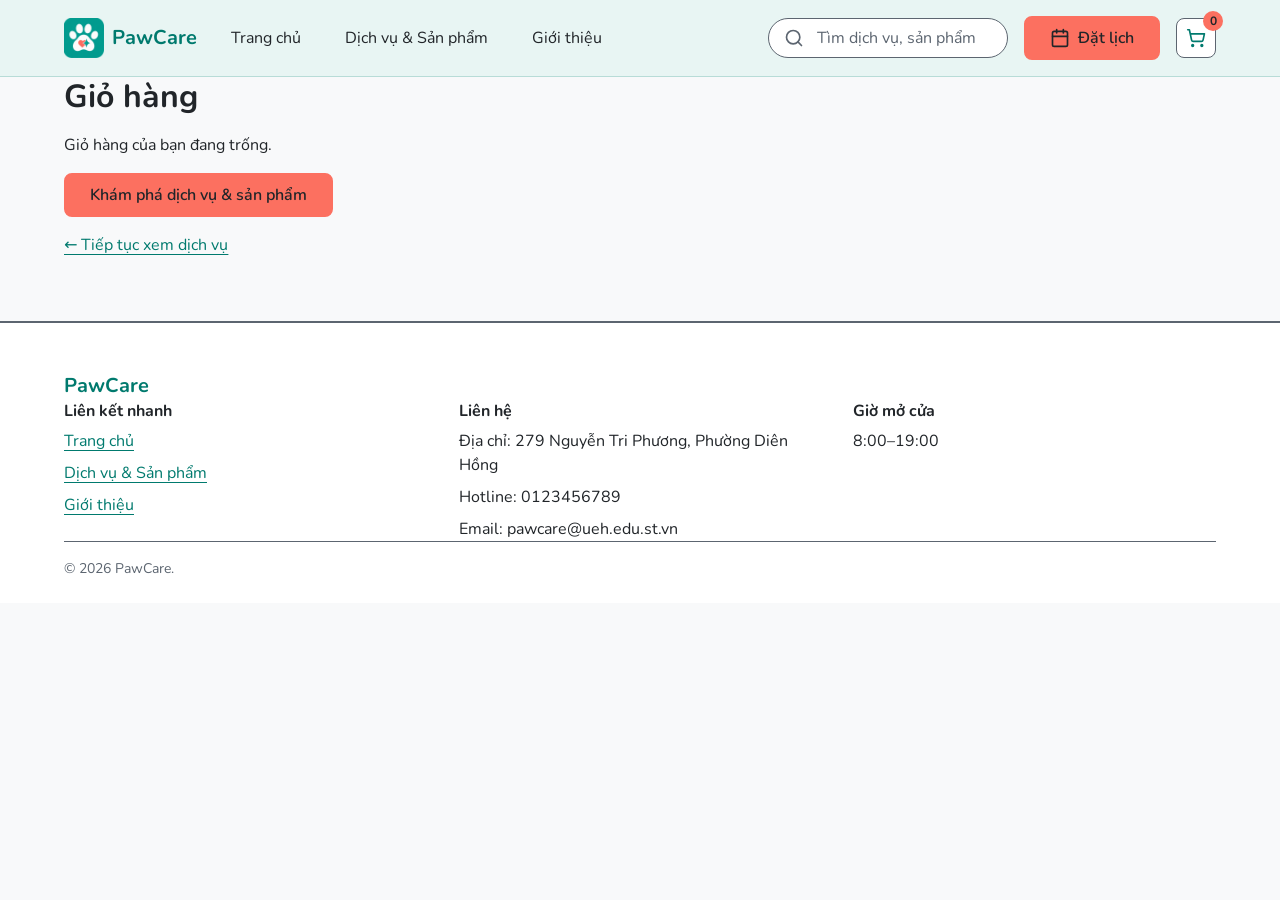
<file: frontend/cart.html>
<!DOCTYPE html>
<html lang="vi">
<head>
  <meta charset="UTF-8">
  <meta name="viewport" content="width=device-width, initial-scale=1">
  <title>Giỏ hàng | PawCare</title>
  <link rel="stylesheet" href="css/base.css">
  <link rel="stylesheet" href="css/layout.css">
  <link rel="stylesheet" href="css/components.css">
  <link rel="stylesheet" href="css/pages.css">
  <link rel="stylesheet" href="css/cart.css">
  <link rel="stylesheet" href="css/booking.css">
  <!-- Nạp script: thứ tự quan trọng (dữ liệu → dùng chung → logic → giao diện → trang) -->
  <script defer src="js/data/products.js"></script>
  <script defer src="js/utils/format.js"></script>
  <script defer src="js/services/cart.js"></script>
  <script defer src="js/components/header.js"></script>
  <script defer src="js/pages/cart-page.js"></script>
</head>
<body>
 
  <!-- ===== HEADER (giống hệt ở 4 trang, chỉ khác aria-current) ===== -->
  <header class="site-header">
    <div class="container header-inner">
      <!-- Logo vuông thật + chữ PawCare (alt rỗng vì đã có chữ PawCare bên cạnh) -->
      <a class="logo" href="index.html">
        <img class="logo-img" src="images/logo/logo-icon.png" alt="" width="40" height="40">
        PawCare
      </a>
 
      <!-- Menu chính: 3 liên kết -->
      <nav class="main-nav" aria-label="Menu chính">
        <ul class="nav-list">
          <li><a href="index.html">Trang chủ</a></li>
          <li><a href="products.html">Dịch vụ &amp; Sản phẩm</a></li>
          <li><a href="about.html">Giới thiệu</a></li>
        </ul>
      </nav>
 
      <!-- Ô tìm kiếm: chỉ là giao diện, không có form gửi dữ liệu -->
      <div class="search" role="search">
        <label for="search-input">Tìm kiếm</label>
        <!-- Icon kính lúp (Lucide "search"), kế thừa màu từ CSS qua currentColor -->
        <svg xmlns="http://www.w3.org/2000/svg" width="20" height="20" viewBox="0 0 24 24" fill="none" stroke="currentColor" stroke-width="2" stroke-linecap="round" stroke-linejoin="round" aria-hidden="true" focusable="false">
          <circle cx="11" cy="11" r="8"></circle>
          <path d="m21 21-4.3-4.3"></path>
        </svg>
        <input id="search-input" type="search" placeholder="Tìm dịch vụ, sản phẩm">
      </div>
 
      <!-- Nút Đặt lịch dẫn tới trang danh sách -->
      <a class="btn btn-primary header-btn" href="booking.html">
        <!-- Icon lịch (Lucide "calendar") -->
        <svg xmlns="http://www.w3.org/2000/svg" width="20" height="20" viewBox="0 0 24 24" fill="none" stroke="currentColor" stroke-width="2" stroke-linecap="round" stroke-linejoin="round" aria-hidden="true" focusable="false">
          <path d="M8 2v4"></path>
          <path d="M16 2v4"></path>
          <rect width="18" height="18" x="3" y="4" rx="2"></rect>
          <path d="M3 10h18"></path>
        </svg>
        Đặt lịch
      </a>
 
      <!-- Giỏ hàng: dẫn tới cart.html; số lượng do js/components/header.js cập nhật -->
      <a class="cart-box" href="cart.html" aria-label="Giỏ hàng">
        <svg xmlns="http://www.w3.org/2000/svg" width="20" height="20" viewBox="0 0 24 24" fill="none" stroke="currentColor" stroke-width="2" stroke-linecap="round" stroke-linejoin="round" aria-hidden="true" focusable="false">
          <circle cx="8" cy="21" r="1"></circle>
          <circle cx="19" cy="21" r="1"></circle>
          <path d="M2.05 2.05h2l2.66 12.42a2 2 0 0 0 2 1.58h9.78a2 2 0 0 0 1.95-1.57l1.65-7.43H5.12"></path>
        </svg>
        <span id="cart-count">0</span>
      </a>
    </div>
  </header>
 
<main class="container">
  <h1>Giỏ hàng</h1>

  <!-- Thông báo rỗng -->
  <div id="cart-empty" hidden>
    <p>Giỏ hàng của bạn đang trống.</p>
    <a href="products.html" class="btn btn-primary">Khám phá dịch vụ &amp; sản phẩm</a>
  </div>

  <!-- Khung chứa danh sách và tổng tiền -->
  <div id="cart-content">
    <!-- Thêm id="cart-list" để JS vẽ sản phẩm vào đây -->
    <div id="cart-list"></div>

    <!-- Thêm id="cart-total" để JS hiển thị tổng tiền -->
   <div class="cart-summary">
  <p class="cart-total-line">
        Tổng tiền: <span id="cart-total">0 ₫</span>
      </p>
    </div>
  </div>

<p class="cart-continue"><a href="products.html">← Tiếp tục xem dịch vụ</a></p>
</main>
 
  <!-- ===== FOOTER (giống hệt ở 4 trang) ===== -->
  <footer class="site-footer">
    <div class="container">
      <p class="footer-brand">PawCare</p>
 
      <div class="footer-cols">
        <div>
          <h2 class="footer-title">Liên kết nhanh</h2>
          <ul class="footer-list">
            <li><a href="index.html">Trang chủ</a></li>
            <li><a href="products.html">Dịch vụ &amp; Sản phẩm</a></li>
            <li><a href="about.html">Giới thiệu</a></li>
          </ul>
        </div>
 
        <div>
          <h2 class="footer-title">Liên hệ</h2>
          <ul class="footer-list">
            <li>Địa chỉ: 279 Nguyễn Tri Phương, Phường Diên Hồng</li>
            <li>Hotline: 0123456789</li>
            <li>Email: pawcare@ueh.edu.st.vn</li>
          </ul>
        </div>
 
        <div>
          <h2 class="footer-title">Giờ mở cửa</h2>
          <p>8:00–19:00</p>
        </div>
      </div>
 
      <p class="copyright">© 2026 PawCare.</p>
    </div>
  </footer>
 
</body>
</html>
</file>
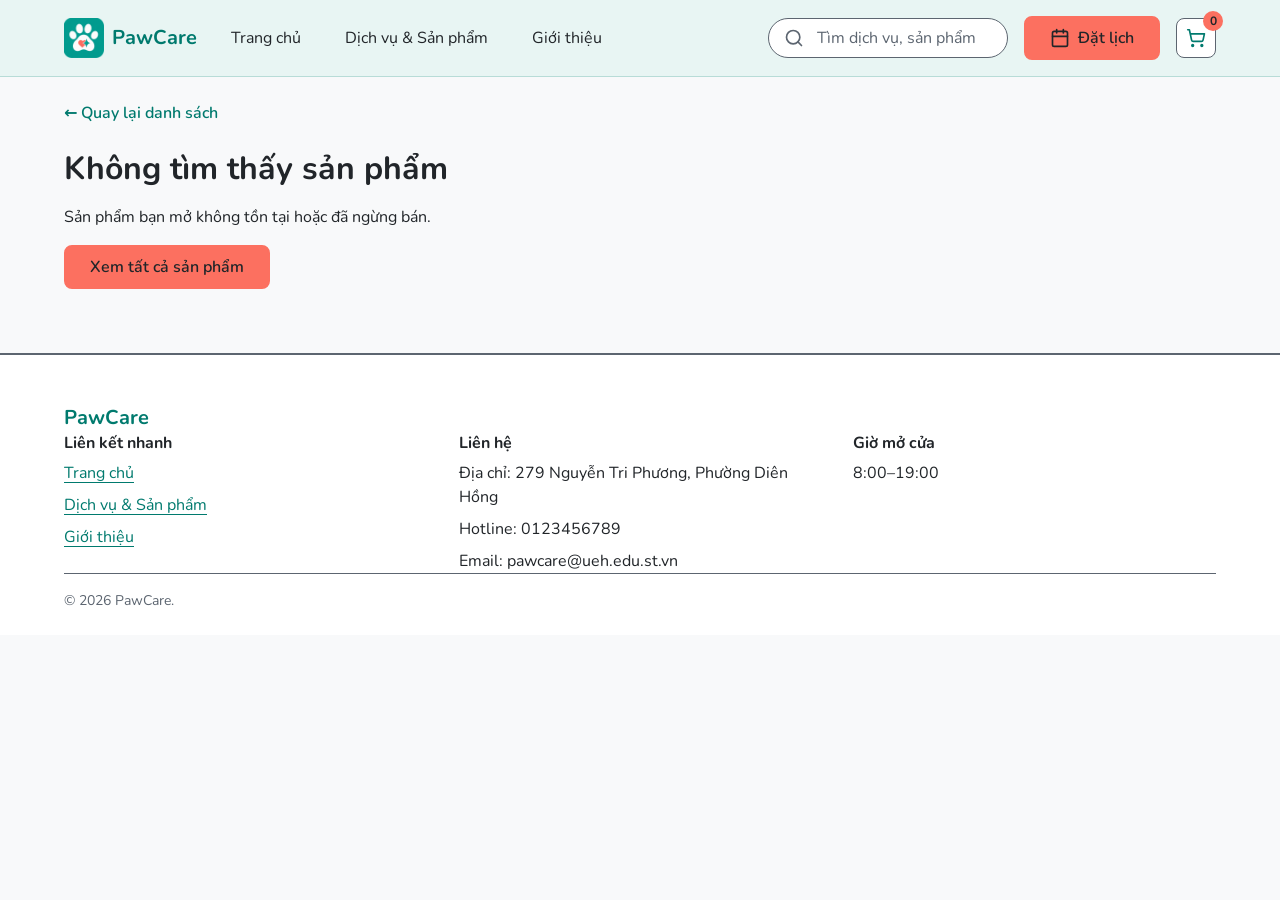
<file: frontend/product-detail.html>
<!DOCTYPE html>
<html lang="vi">
<head>
  <meta charset="UTF-8">
  <meta name="viewport" content="width=device-width, initial-scale=1">
  <title>Chi tiết – PawCare</title>
  <link rel="stylesheet" href="css/base.css">
  <link rel="stylesheet" href="css/layout.css">
  <link rel="stylesheet" href="css/components.css">
  <link rel="stylesheet" href="css/pages.css">
  <link rel="stylesheet" href="css/booking.css">
  <!-- Nạp script: thứ tự quan trọng (dữ liệu → dùng chung → logic → giao diện → trang) -->
  <script defer src="js/data/products.js"></script>
  <script defer src="js/utils/format.js"></script>
  <script defer src="js/services/cart.js"></script>
  <script defer src="js/components/render-products.js"></script>
  <script defer src="js/components/header.js"></script>
  <script defer src="js/pages/product-detail-page.js"></script>
</head>
<body>
 
  <!-- ===== HEADER (giống hệt ở 4 trang, chỉ khác aria-current) ===== -->
  <header class="site-header">
    <div class="container header-inner">
      <a class="logo" href="index.html">
        <img class="logo-img" src="images/logo/logo-icon.png" alt="" width="40" height="40">
        PawCare
      </a>
 
      <nav class="main-nav" aria-label="Menu chính">
        <ul class="nav-list">
          <li><a href="index.html">Trang chủ</a></li>
          <li><a href="products.html">Dịch vụ &amp; Sản phẩm</a></li>
          <li><a href="about.html">Giới thiệu</a></li>
        </ul>
      </nav>
 
      <div class="search" role="search">
        <label for="search-input">Tìm kiếm</label>
        <svg xmlns="http://www.w3.org/2000/svg" width="20" height="20" viewBox="0 0 24 24" fill="none" stroke="currentColor" stroke-width="2" stroke-linecap="round" stroke-linejoin="round" aria-hidden="true" focusable="false">
          <circle cx="11" cy="11" r="8"></circle>
          <path d="m21 21-4.3-4.3"></path>
        </svg>
        <input id="search-input" type="search" placeholder="Tìm dịch vụ, sản phẩm">
      </div>
 
      <a class="btn btn-primary header-btn" href="booking.html">
        <svg xmlns="http://www.w3.org/2000/svg" width="20" height="20" viewBox="0 0 24 24" fill="none" stroke="currentColor" stroke-width="2" stroke-linecap="round" stroke-linejoin="round" aria-hidden="true" focusable="false">
          <path d="M8 2v4"></path>
          <path d="M16 2v4"></path>
          <rect width="18" height="18" x="3" y="4" rx="2"></rect>
          <path d="M3 10h18"></path>
        </svg>
        Đặt lịch
      </a>
 
      <!-- Giỏ hàng: dẫn tới cart.html; số lượng do js/components/header.js cập nhật -->
      <a class="cart-box" href="cart.html" aria-label="Giỏ hàng">
        <svg xmlns="http://www.w3.org/2000/svg" width="20" height="20" viewBox="0 0 24 24" fill="none" stroke="currentColor" stroke-width="2" stroke-linecap="round" stroke-linejoin="round" aria-hidden="true" focusable="false">
          <circle cx="8" cy="21" r="1"></circle>
          <circle cx="19" cy="21" r="1"></circle>
          <path d="M2.05 2.05h2l2.66 12.42a2 2 0 0 0 2 1.58h9.78a2 2 0 0 0 1.95-1.57l1.65-7.43H5.12"></path>
        </svg>
        <span id="cart-count">0</span>
      </a>
    </div>
  </header>
  <main class="container">
    <a class="back-link" href="products.html">← Quay lại danh sách</a>
 
    <!-- Hiện khi ?id= sai hoặc thiếu -->
    <div id="detail-error" class="detail-error" hidden>
      <h1>Không tìm thấy sản phẩm</h1>
      <p>Sản phẩm bạn mở không tồn tại hoặc đã ngừng bán.</p>
      <a class="btn btn-primary" href="products.html">Xem tất cả sản phẩm</a>
    </div>
 
    <!-- Nội dung chi tiết: do js/pages/product-detail-page.js vẽ theo ?id= -->
    <article id="detail-content" class="detail" aria-live="polite"></article>
 
    <section id="related-section" class="section" aria-labelledby="related-title" hidden>
      <h2 id="related-title">Dịch vụ, sản phẩm liên quan</h2>
      <div id="related-list" class="grid grid-3"></div>
    </section>
  </main>
 
  <!-- ===== FOOTER (giống hệt ở 4 trang) ===== -->
  <footer class="site-footer">
    <div class="container">
      <p class="footer-brand">PawCare</p>
 
      <div class="footer-cols">
        <div>
          <h2 class="footer-title">Liên kết nhanh</h2>
          <ul class="footer-list">
            <li><a href="index.html">Trang chủ</a></li>
            <li><a href="products.html">Dịch vụ &amp; Sản phẩm</a></li>
            <li><a href="about.html">Giới thiệu</a></li>
          </ul>
        </div>
 
        <div>
          <h2 class="footer-title">Liên hệ</h2>
          <ul class="footer-list">
            <li>Địa chỉ: 279 Nguyễn Tri Phương, Phường Diên Hồng</li>
            <li>Hotline: 0123456789</li>
            <li>Email: pawcare@ueh.edu.st.vn</li>
          </ul>
        </div>
 
        <div>
          <h2 class="footer-title">Giờ mở cửa</h2>
          <p>8:00–19:00</p>
        </div>
      </div>
 
      <p class="copyright">© 2026 PawCare.</p>
    </div>
  </footer>
 
</body>
</html>
</file>
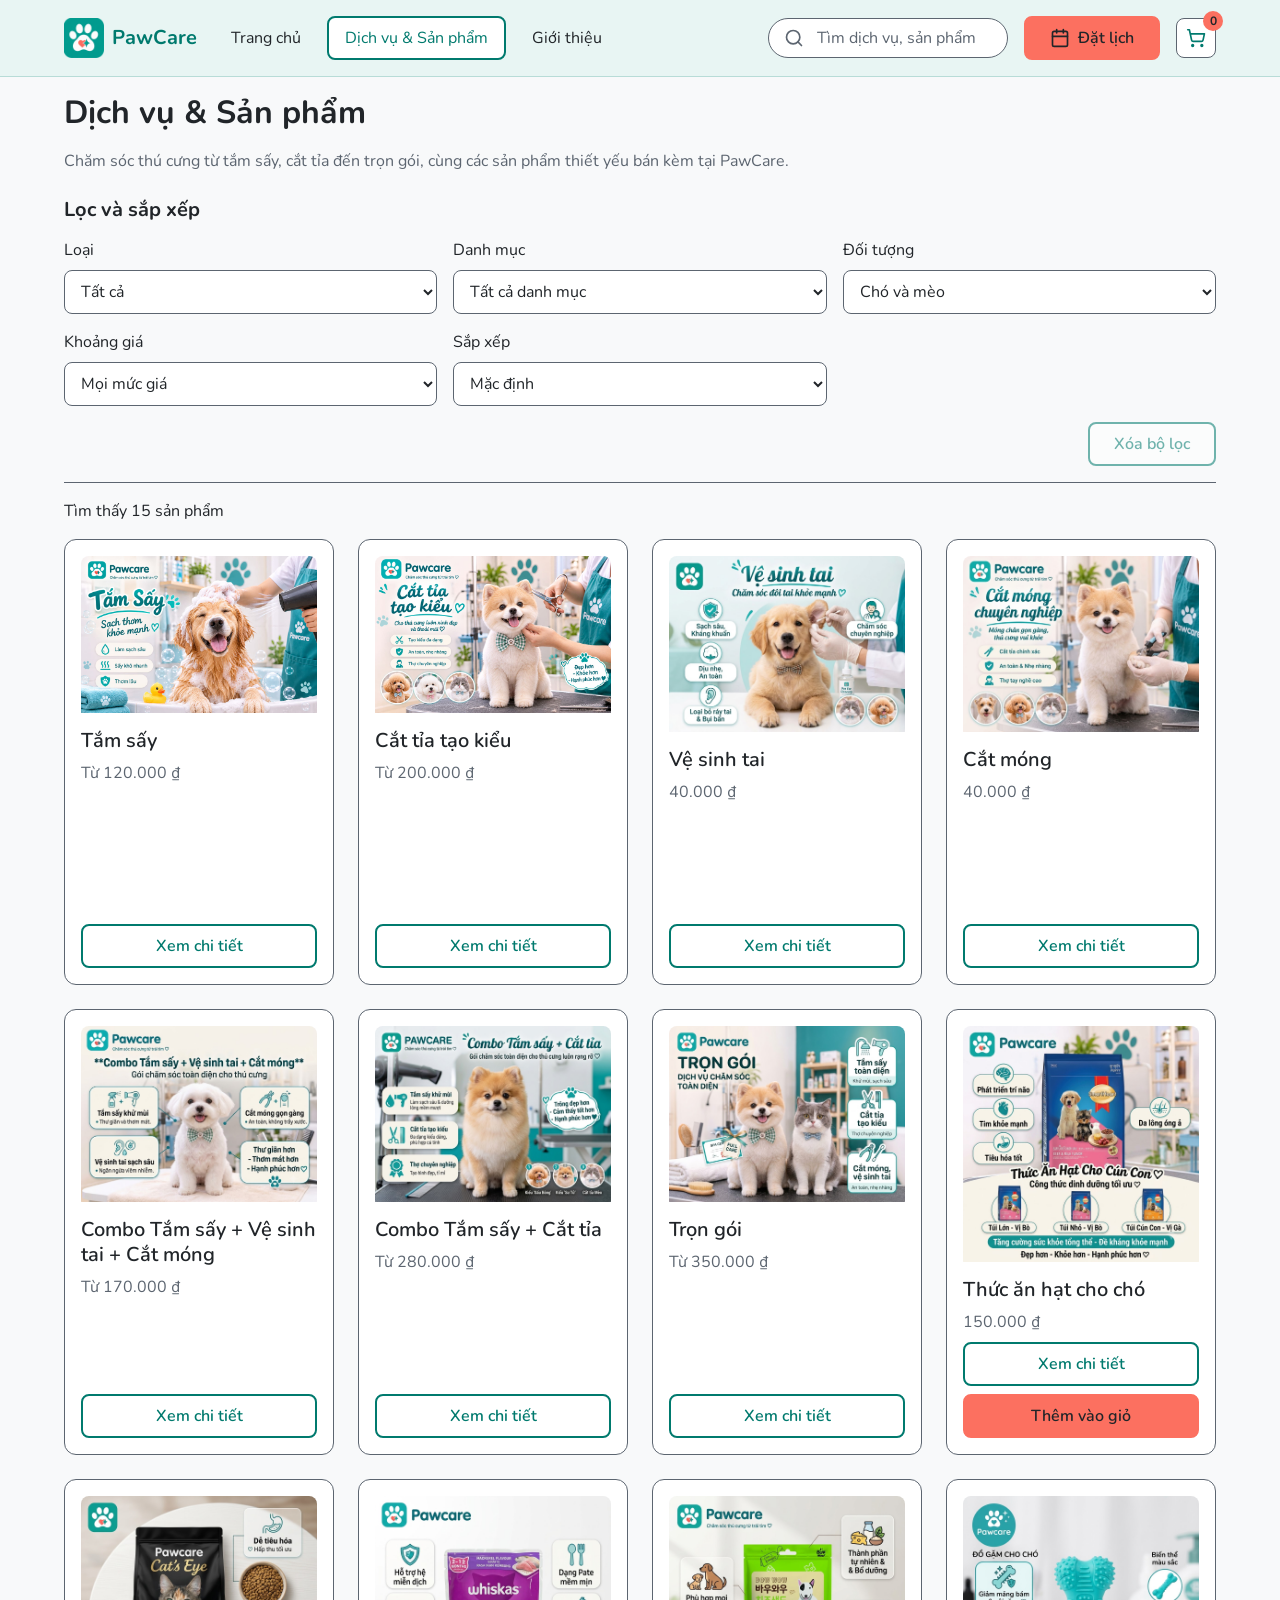
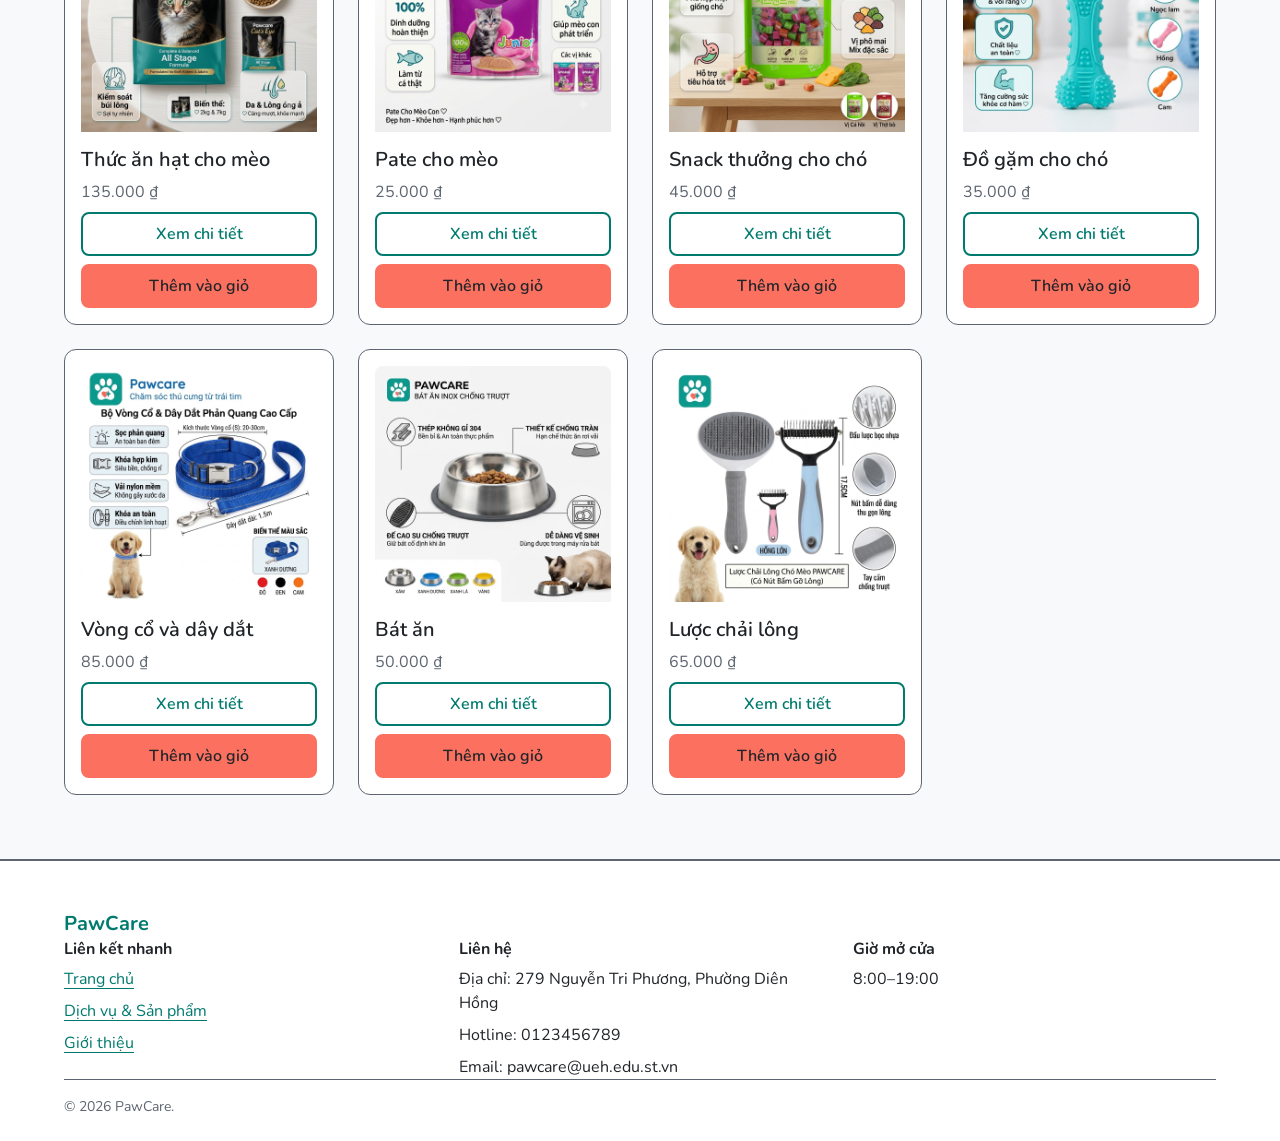
<file: frontend/products.html>
<!DOCTYPE html>
<html lang="vi">
<head>
  <meta charset="UTF-8">
  <meta name="viewport" content="width=device-width, initial-scale=1">
  <title>Dịch vụ &amp; Sản phẩm – PawCare</title>
  <link rel="stylesheet" href="css/base.css">
  <link rel="stylesheet" href="css/layout.css">
  <link rel="stylesheet" href="css/components.css">
  <link rel="stylesheet" href="css/pages.css">
  <link rel="stylesheet" href="css/products.css">
  <link rel="stylesheet" href="css/booking.css">
  <!-- Nạp script: thứ tự quan trọng (dữ liệu → dùng chung → logic → giao diện → trang) -->
  <script defer src="js/data/products.js"></script>
  <script defer src="js/utils/format.js"></script>
  <script defer src="js/services/cart.js"></script>
  <script defer src="js/services/search-filter.js"></script>
  <script defer src="js/components/render-products.js"></script>
  <script defer src="js/components/header.js"></script>
  <script defer src="js/pages/products-page.js"></script>
</head>
<body>
 
  <!-- ===== HEADER (giống hệt ở 4 trang, chỉ khác aria-current) ===== -->
  <header class="site-header">
    <div class="container header-inner">
      <a class="logo" href="index.html">
        <img class="logo-img" src="images/logo/logo-icon.png" alt="" width="40" height="40">
        PawCare
      </a>
 
      <nav class="main-nav" aria-label="Menu chính">
        <ul class="nav-list">
          <li><a href="index.html">Trang chủ</a></li>
          <li><a href="products.html" aria-current="page">Dịch vụ &amp; Sản phẩm</a></li>
          <li><a href="about.html">Giới thiệu</a></li>
        </ul>
      </nav>
 
      <div class="search" role="search">
        <label for="search-input">Tìm kiếm</label>
        <svg xmlns="http://www.w3.org/2000/svg" width="20" height="20" viewBox="0 0 24 24" fill="none" stroke="currentColor" stroke-width="2" stroke-linecap="round" stroke-linejoin="round" aria-hidden="true" focusable="false">
          <circle cx="11" cy="11" r="8"></circle>
          <path d="m21 21-4.3-4.3"></path>
        </svg>
        <input id="search-input" type="search" placeholder="Tìm dịch vụ, sản phẩm">
      </div>
 
      <a class="btn btn-primary header-btn" href="booking.html">
        <svg xmlns="http://www.w3.org/2000/svg" width="20" height="20" viewBox="0 0 24 24" fill="none" stroke="currentColor" stroke-width="2" stroke-linecap="round" stroke-linejoin="round" aria-hidden="true" focusable="false">
          <path d="M8 2v4"></path>
          <path d="M16 2v4"></path>
          <rect width="18" height="18" x="3" y="4" rx="2"></rect>
          <path d="M3 10h18"></path>
        </svg>
        Đặt lịch
      </a>
 
      <!-- Giỏ hàng: dẫn tới cart.html; số lượng do js/components/header.js cập nhật -->
      <a class="cart-box" href="cart.html" aria-label="Giỏ hàng">
        <svg xmlns="http://www.w3.org/2000/svg" width="20" height="20" viewBox="0 0 24 24" fill="none" stroke="currentColor" stroke-width="2" stroke-linecap="round" stroke-linejoin="round" aria-hidden="true" focusable="false">
          <circle cx="8" cy="21" r="1"></circle>
          <circle cx="19" cy="21" r="1"></circle>
          <path d="M2.05 2.05h2l2.66 12.42a2 2 0 0 0 2 1.58h9.78a2 2 0 0 0 1.95-1.57l1.65-7.43H5.12"></path>
        </svg>
        <span id="cart-count">0</span>
      </a>
    </div>
  </header>
 <main class="container">
  <!-- TIÊU ĐỀ TRANG -->
  <div class="page-head">
    <h1>Dịch vụ &amp; Sản phẩm</h1>
    <p class="page-desc">Chăm sóc thú cưng từ tắm sấy, cắt tỉa đến trọn gói, cùng các sản phẩm thiết yếu bán kèm tại PawCare.</p>
  </div>   
<section class="product-filters" aria-labelledby="product-filters-title">
    <h2 id="product-filters-title">Lọc và sắp xếp</h2>
    <div class="filter-controls">
      <label class="filter-field" for="product-type">
        <span>Loại</span>
        <select id="product-type">
          <option value="">Tất cả</option>
          <option value="service">Dịch vụ</option>
          <option value="product">Sản phẩm</option>
        </select>
      </label>
      <label class="filter-field" for="product-category">
        <span>Danh mục</span>
        <select id="product-category">
          <option value="">Tất cả danh mục</option>
        </select>
      </label>
      <label class="filter-field" for="product-species">
        <span>Đối tượng</span>
        <select id="product-species">
          <option value="">Chó và mèo</option>
          <option value="dog">Chó</option>
          <option value="cat">Mèo</option>
        </select>
      </label>
      <label class="filter-field" for="product-price-range">
        <span>Khoảng giá</span>
        <select id="product-price-range">
          <option value="">Mọi mức giá</option>
          <option value="0-100000">0 – 100.000 ₫</option>
          <option value="100000-200000">100.000 – 200.000 ₫</option>
          <option value="200000-300000">200.000 – 300.000 ₫</option>
          <option value="300000-400000">300.000 – 400.000 ₫</option>
          <option value="400000+">Từ 400.000 ₫</option>
        </select>
      </label>
      <label class="filter-field" for="product-sort">
        <span>Sắp xếp</span>
        <select id="product-sort">
          <option value="">Mặc định</option>
          <option value="price-asc">Giá tăng dần</option>
          <option value="price-desc">Giá giảm dần</option>
          <option value="name-asc">Tên A–Z</option>
        </select>
      </label>
    </div>
    <div class="selected-filters">
      <div id="active-filter-list" class="active-filter-list" aria-label="Bộ lọc đang chọn" aria-live="polite"></div>
      <button id="clear-product-filters" class="btn btn-outline clear-filters" type="button" disabled>Xóa bộ lọc</button>
    </div>
  </section>
  <!-- THÔNG BÁO SỐ LƯỢNG KẾT QUẢ -->
  <p id="result-count" class="result-count" aria-live="polite"></p>

  <!-- THÔNG BÁO KHI KHÔNG TÌM THẤY SẢN PHẨM -->
  <p id="empty-message" class="empty-message" role="status" aria-live="polite" hidden>Không tìm thấy sản phẩm nào phù hợp.</p>

  <!-- KHUNG TỰ ĐỘNG CHỨA CÁC THẺ SẢN PHẨM -->
  <div id="product-list" class="grid grid-4"></div>
</main>
 
  <!-- ===== FOOTER (giống hệt ở 4 trang) ===== -->
  <footer class="site-footer">
    <div class="container">
      <p class="footer-brand">PawCare</p>
 
      <div class="footer-cols">
        <div>
          <h2 class="footer-title">Liên kết nhanh</h2>
          <ul class="footer-list">
            <li><a href="index.html">Trang chủ</a></li>
            <li><a href="products.html">Dịch vụ &amp; Sản phẩm</a></li>
            <li><a href="about.html">Giới thiệu</a></li>
          </ul>
        </div>
 
        <div>
          <h2 class="footer-title">Liên hệ</h2>
          <ul class="footer-list">
            <li>Địa chỉ: 279 Nguyễn Tri Phương, Phường Diên Hồng</li>
            <li>Hotline: 0123456789</li>
            <li>Email: pawcare@ueh.edu.st.vn</li>
          </ul>
        </div>
 
        <div>
          <h2 class="footer-title">Giờ mở cửa</h2>
          <p>8:00–19:00</p>
        </div>
      </div>
 
      <p class="copyright">© 2026 PawCare.</p>
    </div>
  </footer>
</body>
</html>
</file>
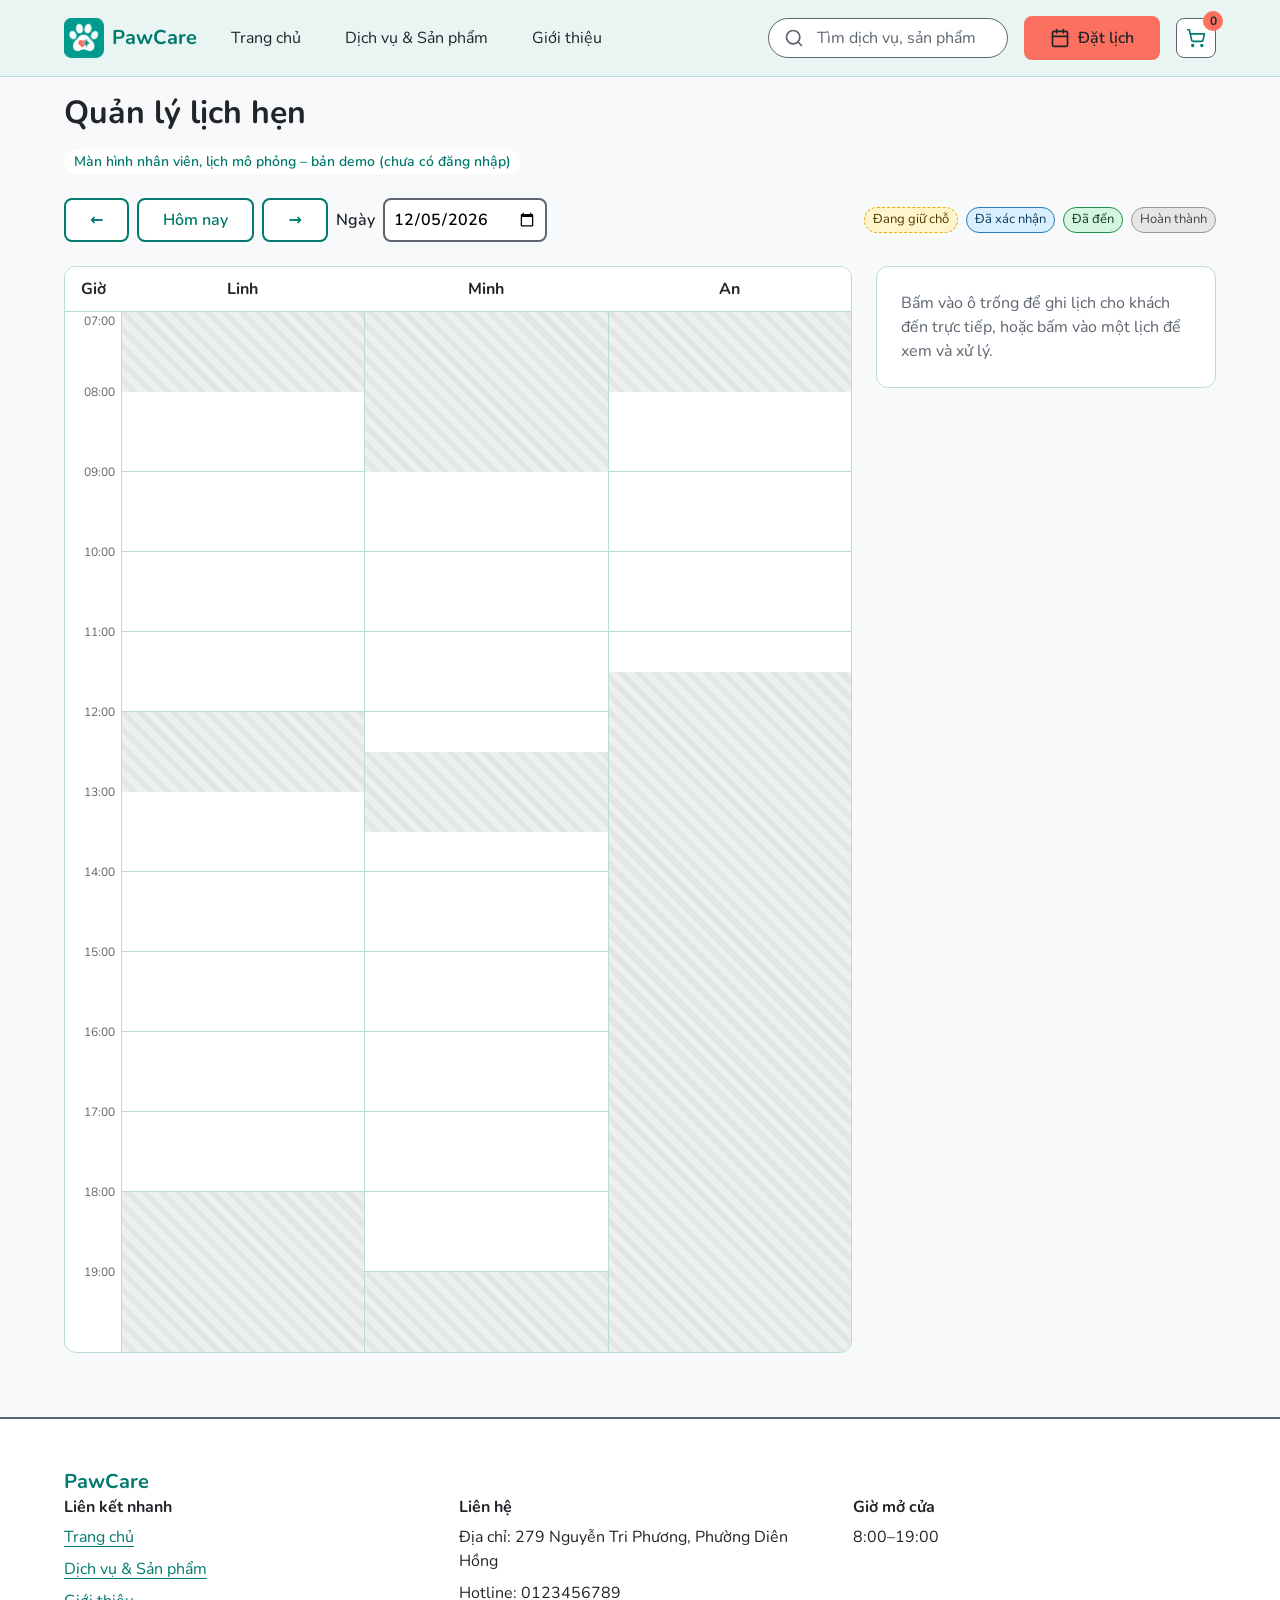
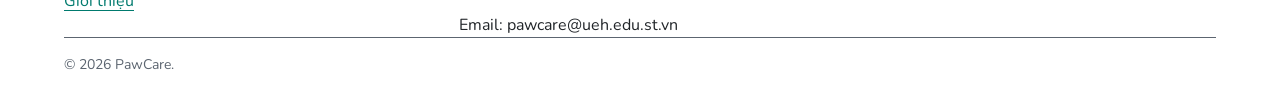
<file: frontend/staff.html>
<!DOCTYPE html>
<html lang="vi">
<head>
  <meta charset="UTF-8">
  <meta name="viewport" content="width=device-width, initial-scale=1">
  <title>Quản lý lịch – PawCare</title>
  <link rel="stylesheet" href="css/base.css">
  <link rel="stylesheet" href="css/layout.css">
  <link rel="stylesheet" href="css/components.css">
  <link rel="stylesheet" href="css/pages.css">
  <link rel="stylesheet" href="css/staff.css">
  <link rel="stylesheet" href="css/booking.css">
  <!-- Nạp script: thứ tự quan trọng (dữ liệu → dùng chung → logic → giao diện → trang) -->
  <script defer src="js/data/products.js"></script>
  <script defer src="js/utils/format.js"></script>
  <script defer src="js/services/cart.js"></script>
  <script defer src="js/services/price-calculator.js"></script>
  <script defer src="js/data/groomers.js"></script>
  <script defer src="js/services/booking.js"></script>
  <script defer src="js/components/header.js"></script>
  <script defer src="js/pages/staff-page.js"></script>
</head>
<body>
 
  <!-- ===== HEADER (giống hệt ở 4 trang, chỉ khác aria-current) ===== -->
  <header class="site-header">
    <div class="container header-inner">
      <a class="logo" href="index.html">
        <img class="logo-img" src="images/logo/logo-icon.png" alt="" width="40" height="40">
        PawCare
      </a>
 
      <nav class="main-nav" aria-label="Menu chính">
        <ul class="nav-list">
          <li><a href="index.html">Trang chủ</a></li>
          <li><a href="products.html">Dịch vụ &amp; Sản phẩm</a></li>
          <li><a href="about.html">Giới thiệu</a></li>
        </ul>
      </nav>
 
      <div class="search" role="search">
        <label for="search-input">Tìm kiếm</label>
        <svg xmlns="http://www.w3.org/2000/svg" width="20" height="20" viewBox="0 0 24 24" fill="none" stroke="currentColor" stroke-width="2" stroke-linecap="round" stroke-linejoin="round" aria-hidden="true" focusable="false">
          <circle cx="11" cy="11" r="8"></circle>
          <path d="m21 21-4.3-4.3"></path>
        </svg>
        <input id="search-input" type="search" placeholder="Tìm dịch vụ, sản phẩm">
      </div>
 
      <a class="btn btn-primary header-btn" href="booking.html">
        <svg xmlns="http://www.w3.org/2000/svg" width="20" height="20" viewBox="0 0 24 24" fill="none" stroke="currentColor" stroke-width="2" stroke-linecap="round" stroke-linejoin="round" aria-hidden="true" focusable="false">
          <path d="M8 2v4"></path>
          <path d="M16 2v4"></path>
          <rect width="18" height="18" x="3" y="4" rx="2"></rect>
          <path d="M3 10h18"></path>
        </svg>
        Đặt lịch
      </a>
 
      <!-- Giỏ hàng: dẫn tới cart.html; số lượng do js/components/header.js cập nhật -->
      <a class="cart-box" href="cart.html" aria-label="Giỏ hàng">
        <svg xmlns="http://www.w3.org/2000/svg" width="20" height="20" viewBox="0 0 24 24" fill="none" stroke="currentColor" stroke-width="2" stroke-linecap="round" stroke-linejoin="round" aria-hidden="true" focusable="false">
          <circle cx="8" cy="21" r="1"></circle>
          <circle cx="19" cy="21" r="1"></circle>
          <path d="M2.05 2.05h2l2.66 12.42a2 2 0 0 0 2 1.58h9.78a2 2 0 0 0 1.95-1.57l1.65-7.43H5.12"></path>
        </svg>
        <span id="cart-count">0</span>
      </a>
    </div>
  </header>
  <main class="container staff">
    <div class="page-head">
      <h1>Quản lý lịch hẹn</h1>
      <p class="demo-note">Màn hình nhân viên, lịch mô phỏng – bản demo (chưa có đăng nhập)</p>
    </div>
    <div class="staff-toolbar">
      <button type="button" class="btn btn-outline" data-action="prev-day" aria-label="Ngày trước">←</button>
      <button type="button" class="btn btn-outline" data-action="today">Hôm nay</button>
      <button type="button" class="btn btn-outline" data-action="next-day" aria-label="Ngày sau">→</button>
      <label class="staff-date">Ngày <input type="date" id="staff-date"></label>
      <p class="staff-legend" aria-hidden="true">
        <span class="lg lg-held">Đang giữ chỗ</span><span class="lg lg-confirmed">Đã xác nhận</span>
        <span class="lg lg-checked-in">Đã đến</span><span class="lg lg-completed">Hoàn thành</span>
      </p>
    </div>
    <div class="staff-layout">
      <div id="staff-grid" class="staff-grid" aria-label="Lịch theo groomer"></div>
      <aside id="staff-panel" class="staff-panel" aria-live="polite">
        <p class="staff-hint">Bấm vào ô trống để ghi lịch cho khách đến trực tiếp, hoặc bấm vào một lịch để xem và xử lý.</p>
      </aside>
    </div>
  </main>
 
  <!-- ===== FOOTER (giống hệt ở 4 trang) ===== -->
  <footer class="site-footer">
    <div class="container">
      <p class="footer-brand">PawCare</p>
 
      <div class="footer-cols">
        <div>
          <h2 class="footer-title">Liên kết nhanh</h2>
          <ul class="footer-list">
            <li><a href="index.html">Trang chủ</a></li>
            <li><a href="products.html">Dịch vụ &amp; Sản phẩm</a></li>
            <li><a href="about.html">Giới thiệu</a></li>
          </ul>
        </div>
 
        <div>
          <h2 class="footer-title">Liên hệ</h2>
          <ul class="footer-list">
            <li>Địa chỉ: 279 Nguyễn Tri Phương, Phường Diên Hồng</li>
            <li>Hotline: 0123456789</li>
            <li>Email: pawcare@ueh.edu.st.vn</li>
          </ul>
        </div>
 
        <div>
          <h2 class="footer-title">Giờ mở cửa</h2>
          <p>8:00–19:00</p>
        </div>
      </div>
 
      <p class="copyright">© 2026 PawCare.</p>
    </div>
  </footer>
 
</body>
</html>
</file>
<file: css/base.css>
/* =========================================================
   PawCare – base.css
   NỀN TẢNG DÙNG CHUNG: biến CSS + reset + chữ + liên kết + focus.
   Thứ tự nạp trong <head> (bắt buộc đúng thứ tự):
     1. base.css        biến, nền tảng            (file này)
     2. layout.css      khung chứa, lưới, header, footer
     3. components.css  nút, thẻ, bảng, FAQ...
     4. pages.css       riêng từng trang
     5. file riêng của tính năng (products / cart / calculator / booking .css)
   Cách viết: "desktop trước" – kiểu mặc định cho 1366px; các khối
   @media ở cuối MỖI phần ghi đè cho máy tính bảng (≤1023px) và
   điện thoại (≤599px). Mốc kiểm thử: 1366 / 768 / 390 px.
   ========================================================= */
 
@import url("https://fonts.googleapis.com/css2?family=Nunito:wght@400;600;700&display=swap");
 
 
/* ---------- 1. BIẾN CSS ----------
   Muốn đổi bảng màu thật sau này: chỉ sửa giá trị ở đây. */
:root {
  /* Màu – theo docs/ui-design.md, mục 1 */
  --color-bg: #F8F9FA;                /* nền web */
  --color-card: #FFFFFF;              /* nền card, header, ô nhập */
  --color-surface: var(--color-card); /* nền khối phụ (docs chưa quy định riêng → dùng màu card) */
  --color-text: #212529;              /* chữ chính */
  --color-muted: #5C6570;             /* chữ phụ */
  --color-primary: #007A6E;           /* màu chính: liên kết, viền nút phụ */
  --color-primary-hover: #00665C;     /* hover, focus */
  --color-on-primary: #FFFFFF;        /* chữ đặt trên nền màu chính/hover */
  --color-accent: #FC7060;            /* nền nút chính */
  --color-logo: #00A090;              /* màu logo – chỉ dùng trang trí */
  --color-border: var(--color-muted); /* docs chưa quy định màu viền → dùng màu chữ phụ (≥ 3:1) */
 
  /* Màu bổ sung cho Header (docs chưa quy định → cần cập nhật docs) */
  --color-header-bg: #E8F5F3;         /* nền Header: teal nhạt (phương án B). A: var(--color-card), C: #FFF3F0 */
  --color-accent-hover: #EF6551;      /* hover nút Đặt lịch: cam đậm hơn một chút (chữ #212529 ≈ 4,9:1) */
  --color-focus-ring: #BFDEDB;        /* vầng sáng teal quanh ô tìm kiếm khi focus */
  --color-header-line: #B8DCD7;       /* đường kẻ dưới Header: teal nhạt, chỉ trang trí */
 
  /* Khoảng cách – luôn là bội của 8px */
  --space-1: 8px;
  --space-2: 16px;
  --space-3: 24px;
  --space-4: 32px;
  --space-6: 48px;
  --space-8: 64px;
 
  /* Chữ, bo góc, viền */
  --font-base: "Nunito", system-ui, sans-serif;
  --radius: 8px;                      /* nút, ô nhập */
  --radius-card: 12px;                /* card */
  --radius-pill: 999px;               /* bo tròn hoàn toàn (ô tìm kiếm, số lượng giỏ) */
  --border-width: 2px;
 
  /* Chiều rộng tối đa của nội dung */
  --container-width: 1200px;
}
 
 
/* ---------- 2. NỀN TẢNG ---------- */
 
/* Tính width/height gồm cả padding và viền → dễ canh, tránh tràn ngang */
*,
*::before,
*::after {
  box-sizing: border-box;
}
 
html {
  -webkit-text-size-adjust: 100%;
}
 
body {
  margin: 0;
  font-family: var(--font-base);
  font-size: 1rem;              /* 16px */
  font-weight: 400;
  line-height: 1.5;
  color: var(--color-text);
  background-color: var(--color-bg);
}
 
img {
  max-width: 100%;
  height: auto;
}
 
button,
input {
  font: inherit;
}
 
h1,
h2,
h3 {
  margin: 0 0 var(--space-2);
  line-height: 1.25;
  color: var(--color-text);
}
 
h1 { font-size: 2rem;    font-weight: 700; }  /* 32px */
h2 { font-size: 1.5rem;  font-weight: 700; }  /* 24px */
h3 { font-size: 1.25rem; font-weight: 600; }  /* 20px */
 
p {
  margin: 0 0 var(--space-2);
}
 
/* Liên kết chữ: màu chính (≈4,9:1 trên nền web), hover đổi màu + gạch dày hơn */
a {
  color: var(--color-primary);
  text-decoration-thickness: 1px;
  text-underline-offset: 4px;
}
 
a:hover {
  color: var(--color-primary-hover);
  text-decoration-thickness: 3px;
}
 
/* Focus bàn phím: dùng màu hover đậm (≈7:1) thay vì màu nhấn cam (chỉ ≈2,6:1) */
a:focus-visible,
button:focus-visible,
input:focus-visible,
summary:focus-visible {
  outline: 3px solid var(--color-primary-hover);
  outline-offset: 2px;
}
 
/* Thuộc tính hidden luôn có tác dụng, kể cả khi lớp CSS khác đặt display */
[hidden] {
  display: none !important;
}
</file>
<file: css/layout.css>
/* =========================================================
   PawCare – layout.css
   BỐ CỤC DÙNG CHUNG CHO MỌI TRANG:
     1. Khung chứa (.container, .section, .section-head)
     2. Lưới (.grid, .grid-3, .grid-4)
     3. Header (logo, menu, tìm kiếm, nút Đặt lịch, giỏ hàng)
     4. Footer
     5. Responsive của các phần trên
   ========================================================= */
 
 
/* ---------- 1. KHUNG CHỨA ---------- */
 
/* Giữ nội dung ở giữa, không rộng quá 1200px */
.container {
  width: 100%;
  max-width: var(--container-width);
  margin: 0 auto;
  padding: 0 var(--space-3);
}
 
/* Mỗi khu nội dung lớn cách nhau đều */
.section {
  padding: var(--space-6) 0;
}
 
/* Dòng tiêu đề khu + liên kết "Xem tất cả" nằm cùng hàng (Flexbox) */
.section-head {
  display: flex;
  flex-wrap: wrap;               /* hẹp quá thì liên kết xuống dòng */
  justify-content: space-between;
  align-items: baseline;
  gap: var(--space-2);
  margin-bottom: var(--space-3);
}
 
.section-head h2 {
  margin: 0;
}
 
 
/* ---------- 2. LƯỚI ---------- */
 
/* CSS Grid cho danh sách thẻ.
   minmax(0, 1fr): cột co lại được, chữ dài không làm tràn ngang. */
.grid {
  display: grid;
  gap: var(--space-3);
}
 
.grid-4 {
  grid-template-columns: repeat(4, minmax(0, 1fr));
  grid-auto-rows: 1fr;          /* mọi hàng cao bằng hàng cao nhất → thẻ cao đều */
}
 
.grid-3 {
  grid-template-columns: repeat(3, minmax(0, 1fr));
}
 
 
/* ---------- 3. HEADER ---------- */
 
.site-header {
  background-color: var(--color-header-bg);
  /* Đường kẻ mảnh 1px, chỉ trang trí */
  border-bottom: 1px solid var(--color-header-line);
}
 
/* Flexbox: xếp logo – menu – tìm kiếm – nút – giỏ hàng trên một hàng */
.header-inner {
  display: flex;
  flex-wrap: wrap;               /* cho phép xuống hàng ở màn hình nhỏ */
  align-items: center;
  gap: var(--space-2);
  padding-top: var(--space-2);
  padding-bottom: var(--space-2);
}
 
.logo {
  display: flex;
  align-items: center;
  gap: var(--space-1);
  font-size: 20px;
  font-weight: 700;
  color: var(--color-primary);
  text-decoration: none;
}
 
.logo:hover {
  color: var(--color-primary-hover);
}
 
.logo-img {
  display: block;
  width: 40px;
  height: 40px;
  object-fit: contain;
}
 
/* Menu chiếm phần trống còn lại, đẩy ô tìm kiếm sang phải */
.main-nav {
  flex: 1;
}
 
.nav-list {
  display: flex;
  flex-wrap: wrap;
  gap: var(--space-1);
  margin: 0;
  padding: 0;
  list-style: none;
}
 
/* Viền trong suốt có sẵn → hover chỉ đổi màu, không đổi kích thước */
.nav-list a {
  display: block;
  padding: var(--space-1) var(--space-2);
  color: var(--color-text);
  text-decoration: none;
  border: var(--border-width) solid transparent;
  border-radius: var(--radius);
  transition: color 0.2s ease, background-color 0.2s ease, border-color 0.2s ease;
}
 
.nav-list a:hover {
  color: var(--color-primary-hover);
  background-color: var(--color-card);
  border-color: var(--color-primary-hover);
}
 
/* Trang hiện tại: bắt cả aria-current="page" và "true". Đặt SAU :hover */
.nav-list a[aria-current] {
  color: var(--color-primary);
  background-color: var(--color-card);
  border-color: var(--color-primary);
}
 
/* Ô tìm kiếm.
   .search là khung định vị: icon kính lúp nằm tuyệt đối bên trái ô nhập. */
.search {
  position: relative;
  display: flex;
  align-items: center;
}
 
/* Nhãn chỉ dành cho trình đọc màn hình (icon + placeholder đã đủ nghĩa với mắt thường) */
.search label {
  position: absolute;
  width: 1px;
  height: 1px;
  margin: -1px;
  padding: 0;
  overflow: hidden;
  clip: rect(0, 0, 0, 0);
  white-space: nowrap;
  border: 0;
}
 
.search svg {
  position: absolute;
  top: 50%;
  left: var(--space-2);
  width: 20px;
  height: 20px;
  color: var(--color-muted);
  transform: translateY(-50%);
  pointer-events: none;          /* bấm vào icon vẫn rơi vào ô nhập */
  transition: color 0.2s ease;
}
 
.search input {
  width: 240px;
  min-height: 40px;
  padding: 0 var(--space-2) 0 var(--space-6);  /* chừa chỗ cho icon bên trái */
  font: inherit;
  color: var(--color-text);
  background-color: var(--color-card);
  border: 1px solid var(--color-border);
  border-radius: var(--radius-pill);
  -webkit-appearance: none;      /* Safari: cho phép bo tròn ô type="search" */
  appearance: none;
  transition: border-color 0.2s ease, box-shadow 0.2s ease;
}
 
.search input::placeholder {
  color: var(--color-muted);
  opacity: 1;
}
 
.search input:hover {
  border-color: var(--color-primary);
}
 
/* Focus: viền đậm thêm 1px + vầng sáng teal. Không đổi kích thước ô.
   outline trong suốt vẫn hiện ở chế độ High Contrast của Windows. */
.search input:focus-visible {
  border-color: var(--color-primary-hover);
  outline: 2px solid transparent;
  outline-offset: 2px;
  box-shadow: 0 0 0 1px var(--color-primary-hover),
              0 0 0 4px var(--color-focus-ring);
}
 
.search:focus-within svg {
  color: var(--color-primary-hover);
}
 
/* Nút Đặt lịch: icon lịch + chữ, canh giữa theo chiều dọc */
.header-btn {
  gap: var(--space-1);
}
 
.header-btn svg {
  flex-shrink: 0;
  width: 20px;
  height: 20px;
}
 
/* Giỏ hàng: liên kết sang cart.html. Số lượng (#cart-count) do
   js/components/header.js cập nhật. */
.cart-box {
  position: relative;            /* làm mốc để đặt số lượng ở góc */
  display: flex;
  align-items: center;
  justify-content: center;
  width: 40px;
  height: 40px;
  color: var(--color-primary);
  background-color: var(--color-card);
  border: 1px solid var(--color-border);
  border-radius: var(--radius);
  transition: color 0.2s ease,
              background-color 0.2s ease,
              border-color 0.2s ease,
              transform 0.15s ease;
}
 
/* Là thẻ <a> nên bỏ gạch chân (cần a.cart-box để thắng a:hover) */
a.cart-box {
  text-decoration: none;
}
 
.cart-box svg {
  width: 20px;
  height: 20px;
}
 
.cart-box:hover {
  color: var(--color-primary-hover);
  border-color: var(--color-primary-hover);
  background-color: #FFFFFF;
  transform: translateY(-2px);
}
 
/* Số lượng: chấm tròn ở góc trên bên phải biểu tượng giỏ.
   Chữ tối trên nền cam (≈5,7:1) giống nút chính; không dùng chữ trắng (chỉ ≈2,8:1). */
#cart-count {
  position: absolute;
  top: -8px;
  right: -8px;
  min-width: 20px;
  padding: 0 6px;
  font-size: 12px;
  font-weight: 700;
  line-height: 20px;
  text-align: center;
  color: var(--color-text);
  background-color: var(--color-accent);
  border-radius: var(--radius-pill);
}
 
 
/* ---------- 4. FOOTER ---------- */
 
.site-footer {
  margin-top: var(--space-8);
  padding: var(--space-6) 0 var(--space-3);
  background-color: var(--color-surface);
  border-top: var(--border-width) solid var(--color-border);
}
 
.footer-brand {
  margin-bottom: var(--space-3);
  font-size: 20px;
  font-weight: 700;
  color: var(--color-primary);
}
 
/* Grid 3 cột: Liên kết nhanh – Liên hệ – Giờ mở cửa */
.footer-cols {
  display: grid;
  grid-template-columns: repeat(3, minmax(0, 1fr));
  gap: var(--space-4);
}
 
.footer-title {
  margin-bottom: var(--space-1);
  font-size: 16px;
  font-weight: 700;
}
 
.footer-list {
  display: flex;
  flex-direction: column;
  gap: var(--space-1);
  margin: 0;
  padding: 0;
  list-style: none;
}
 
.site-footer p {
  margin: 0;
}
 
.copyright {
  margin-top: var(--space-4);
  padding-top: var(--space-2);
  font-size: 14px;
  color: var(--color-muted);
  border-top: 1px solid var(--color-border);
}
 
 
/* ---------- 5. RESPONSIVE (khung chứa, lưới, header, footer) ---------- */
 
/* Người dùng bật "giảm chuyển động" → tắt hiệu ứng */
@media (prefers-reduced-motion: reduce) {
  .nav-list a,
  .search svg,
  .search input {
    transition: none;
  }
 
  .cart-box {
    transition: none !important;
    transform: none !important;
  }
}
 
/* MÁY TÍNH BẢNG (mốc kiểm tra: 768px) */
@media (max-width: 1023px) {
  /* Menu xuống hàng thứ hai, chiếm hết chiều ngang */
  .main-nav {
    order: 5;
    flex-basis: 100%;
  }
 
  /* Ô tìm kiếm, nút, giỏ hàng dồn sang phải ở hàng một */
  .search {
    margin-left: auto;
  }
 
  /* 4 cột → 2 cột */
  .grid-4 {
    grid-template-columns: repeat(2, minmax(0, 1fr));
  }
}
 
/* ĐIỆN THOẠI (mốc kiểm tra: 390px) */
@media (max-width: 599px) {
  /* Lề an toàn 2 bên, không chạm sát mép màn hình */
  .container {
    padding: 0 var(--space-2);
  }
 
  /* Header: lề trên và lề dưới */
  .site-header {
    padding-top: var(--space-2);
    padding-bottom: var(--space-2);
  }
 
  /* Header 3 hàng: [logo ... Đặt lịch, giỏ] / [tìm kiếm] / [menu] */
  .header-inner {
    padding-top: 0;                /* reset padding trong để không bị nhân đôi khoảng cách */
    padding-bottom: 0;
    gap: var(--space-2);
  }
 
  .header-btn {
    margin-left: auto;
  }
 
  .search {
    order: 4;
    flex-basis: 100%;
    width: 100%;
    margin-top: var(--space-1);    /* cách hàng logo 8px */
    margin-left: 0;
  }
 
  .search input {
    flex: 1;
    width: 100%;
    min-width: 0;                  /* cho phép ô nhập co lại, tránh tràn */
  }
 
  /* Menu: căn trái, gọn, có khoảng đệm trước đường kẻ dưới header */
  .nav-list {
    justify-content: flex-start;
    margin-top: var(--space-1);
    margin-bottom: var(--space-1);
  }
 
  .nav-list a {
    padding: 6px 12px;
    font-size: 14px;
  }
 
  /* Mọi lưới thẻ → 1 cột */
  .grid-4,
  .grid-3 {
    grid-template-columns: 1fr;
  }
 
  .grid-4 {
    grid-auto-rows: auto;          /* 1 cột thì không cần ép cao đều */
  }
 
  .footer-cols {
    grid-template-columns: 1fr;
  }
}
</file>
<file: css/components.css>
/* =========================================================
   PawCare – components.css
   THÀNH PHẦN DÙNG LẠI Ở NHIỀU TRANG:
     1. Nút (.btn, .btn-primary, .btn-outline, .btn-large)
     2. Thẻ dịch vụ / sản phẩm (.card và các phần con)
     3. Ô nổi bật (.feature-box, .feature-icon)
     4. Danh sách thuộc tính (.attr-list)
     5. Bảng giá (.table-wrap, .price-table)
     6. Câu hỏi thường gặp (.faq-item)
     7. Responsive và giảm chuyển động
   ========================================================= */
 
 
/* ---------- 1. NÚT ---------- */
 
.btn {
  display: inline-flex;
  align-items: center;
  justify-content: center;
  min-height: 40px;
  padding: var(--space-1) var(--space-3);
  font: inherit;
  font-weight: 600;
  text-align: center;
  text-decoration: none;
  border: var(--border-width) solid var(--color-primary);
  border-radius: var(--radius);
  cursor: pointer;
  transition: color 0.2s ease,
              background-color 0.2s ease,
              border-color 0.2s ease,
              transform 0.15s ease,
              box-shadow 0.15s ease;
}
 
/* Hover: nút nhấc lên 2px. Nhấn xuống: về chỗ cũ. */
.btn:hover {
  transform: translateY(-2px);
  box-shadow: 0 4px 10px rgba(0, 0, 0, 0.1);
}
 
.btn:active {
  transform: translateY(0);
  box-shadow: none;
}
 
/* Nút chính: nền nhấn cam, chữ tối (≈5,7:1). Hover: nền #00665C, chữ trắng */
.btn-primary {
  color: var(--color-text);
  background-color: var(--color-accent);
  border-color: var(--color-accent);
}
 
.btn-primary:hover {
  color: var(--color-on-primary);
  background-color: var(--color-primary-hover);
  border-color: var(--color-primary-hover);
}
 
/* Nút phụ: nền trắng, viền + chữ màu chính. Hover: nền #00665C, chữ trắng */
.btn-outline {
  color: var(--color-primary);
  background-color: var(--color-card);
  border-color: var(--color-primary);
}
 
.btn-outline:hover {
  color: var(--color-on-primary);
  background-color: var(--color-primary-hover);
  border-color: var(--color-primary-hover);
}
 
/* Docs: nút phụ khi focus có vòng viền 2px */
.btn-outline:focus-visible {
  outline-width: var(--border-width);
}
 
/* Nút to, dễ bấm (trang chi tiết) */
.btn-large {
  width: 100%;
  max-width: 320px;
  min-height: 56px;
  padding: var(--space-2) var(--space-4);
  font-size: 18px;
}
 
 
/* ---------- 2. THẺ DỊCH VỤ / SẢN PHẨM ---------- */
 
/* Thẻ: nền trắng, bo góc 12px. overflow: hidden giữ ảnh phóng to không tràn viền. */
.card {
  display: flex;
  flex-direction: column;
  gap: var(--space-1);
  padding: var(--space-2);
  overflow: hidden;
  background-color: var(--color-card);
  border: 1px solid var(--color-border);
  border-radius: var(--radius-card);
  transition: transform 0.25s ease, box-shadow 0.25s ease, border-color 0.25s ease;
}
 
/* Rê chuột: thẻ nổi lên */
.card:hover {
  transform: translateY(-4px);
  box-shadow: 0 8px 24px rgba(33, 37, 41, 0.12);
  border-color: var(--color-primary-hover);
}
 
/* Người dùng bàn phím: Tab vào nút trong thẻ thì thẻ cũng nổi lên như khi hover */
.card:focus-within {
  box-shadow: 0 8px 24px rgba(33, 37, 41, 0.12);
  border-color: var(--color-primary-hover);
}
 
.card-title {
  margin: 0;
  overflow-wrap: anywhere;      /* tên dài thì xuống dòng, không tràn */
}
 
.card-price {
  margin: 0;
  color: var(--color-muted);
}
 
/* Mô tả ngắn và dòng hướng dẫn giá */
.card-text {
  margin: 0;
  color: var(--color-muted);
}
 
.card-note {
  margin: 0;
  font-size: 14px;
  color: var(--color-muted);
}
 
/* margin-top: auto đẩy nút xuống đáy thẻ → các nút thẳng hàng */
.card-action {
  margin-top: auto;
}
 
/* Ảnh thẻ: hiện trọn vẹn, không cắt, không méo.
   Tỉ lệ khung khớp tỉ lệ ảnh nên không có viền thừa. */
.card-img {
  display: block;
  width: 100%;
  aspect-ratio: 4 / 3;          /* khớp ảnh dịch vụ 400×300 */
  object-fit: contain;
  background-color: var(--color-card);
  border-radius: var(--radius);
}
 
.card-img-square {
  aspect-ratio: 1 / 1;          /* khớp ảnh sản phẩm 400×400 (đặt SAU .card-img để thắng) */
}
 
.card-img,
.card-img-square {
  transition: transform 0.3s ease;
}
 
.card:hover .card-img,
.card:hover .card-img-square {
  transform: scale(1.04);       /* phóng to nhẹ ảnh khi hover vào thẻ */
}
 
/* Trang danh sách: ảnh nằm trong .card-media nên cần quy tắc riêng, giống .card-img */
.card-media {
  overflow: hidden;
  border-radius: var(--radius);
}
 
.card-media img {
  transition: transform 0.3s ease;
}
 
.card:hover .card-media img {
  transform: scale(1.04);
}
 
 
/* ---------- 3. Ô NỔI BẬT ---------- */
 
/* Ô "Vì sao chọn PawCare", ô "Giá trị" */
.feature-box {
  padding: var(--space-3);
  background-color: var(--color-surface);
  border: var(--border-width) solid var(--color-border);
  border-radius: var(--radius);
}
 
.feature-box p {
  margin: 0;
  color: var(--color-muted);
}
 
/* Khung icon nhỏ */
.feature-icon {
  display: flex;
  align-items: center;
  justify-content: center;
  width: 40px;
  height: 40px;
  margin-bottom: var(--space-2);
  color: var(--color-primary);
  background-color: var(--color-bg);
  border: 1px solid var(--color-border);
  border-radius: var(--radius);
}
 
 
/* ---------- 4. DANH SÁCH THUỘC TÍNH / LIÊN HỆ ---------- */
 
/* Grid 2 cột (nhãn – giá trị) */
.attr-list {
  display: grid;
  grid-template-columns: max-content 1fr;
  gap: var(--space-1) var(--space-3);
  margin: 0;
}
 
.attr-list dt {
  font-weight: 600;
}
 
.attr-list dd {
  margin: 0;
}
 
 
/* ---------- 5. BẢNG GIÁ ---------- */
 
/* Nếu quá hẹp thì cuộn trong khung, trang không tràn ngang */
.table-wrap {
  overflow-x: auto;
}
 
.price-table {
  width: 100%;
  border-collapse: collapse;
}
 
.price-table caption {
  padding-bottom: var(--space-1);
  text-align: left;
  color: var(--color-muted);
}
 
.price-table th,
.price-table td {
  padding: var(--space-1) var(--space-2);
  text-align: left;
  border: 1px solid var(--color-border);
}
 
.price-table thead th {
  background-color: var(--color-surface);
}
 
/* Tô xen kẽ dòng, ghi chú cuối bảng */
.price-table tbody tr:nth-child(even) {
  background-color: var(--color-bg);
}
 
.price-table tfoot td {
  font-size: 14px;
  color: var(--color-muted);
}
 
 
/* ---------- 6. CÂU HỎI THƯỜNG GẶP ---------- */
 
.faq-item {
  margin-bottom: var(--space-1);
  padding: var(--space-1) var(--space-2);
  background-color: var(--color-card);
  border: 1px solid var(--color-border);
  border-radius: var(--radius);
}
 
.faq-item summary {
  font-weight: 600;
  cursor: pointer;
  transition: color 0.2s ease, background-color 0.2s ease;
}
 
.faq-item summary:hover {
  color: var(--color-primary-hover);
}
 
.faq-item p {
  margin: var(--space-1) 0 0;
}
 
 
/* ---------- 7. RESPONSIVE VÀ GIẢM CHUYỂN ĐỘNG ---------- */
 
/* Người dùng bật "giảm chuyển động" → tắt hiệu ứng chuyển và nhấc/phóng to */
@media (prefers-reduced-motion: reduce) {
  .btn,
  .card,
  .card-img,
  .card-img-square,
  .card-media img,
  .faq-item summary {
    transition: none !important;
    transform: none !important;
  }
}
 
/* ĐIỆN THOẠI (mốc kiểm tra: 390px) */
@media (max-width: 599px) {
  .btn-large {
    max-width: none;
  }
}
</file>
<file: css/pages.css>
/* =========================================================
   PawCare – pages.css
   RIÊNG TỪNG TRANG (khối nào chỉ thuộc một trang thì nằm ở đây):
     1. Trang chủ        (index.html)
     2. Trang danh sách  (products.html)
     3. Trang chi tiết   (product-detail.html)
     4. Trang giới thiệu (about.html)
     5. Responsive và giảm chuyển động
   Giao diện của tính năng Buổi 3 nằm ở file riêng:
   products.css, cart.css, calculator.css, booking.css.
   ========================================================= */
 
 
/* ---------- 1. TRANG CHỦ ---------- */
 
/* Banner: Grid 2 cột (chữ trái, ảnh phải) */
.hero {
  padding: var(--space-8) 0;
  background-color: var(--color-surface);
}
 
.hero-inner {
  display: grid;
  grid-template-columns: 1fr 1fr;
  align-items: center;
  gap: var(--space-4);
}
 
.hero-title {
  font-size: 40px;
}
 
.hero-text {
  font-size: 18px;
  color: var(--color-muted);
}
 
/* Nhóm 2 nút CTA */
.hero-actions {
  display: flex;
  flex-wrap: wrap;
  gap: var(--space-2);
}
 
/* Ảnh banner: lấp đầy khung (cover), không méo, không khoảng trắng.
   Ảnh gốc 1366×500 nên desktop dùng khung 2/1 để cắt ít nhất.
   Nếu chó/mèo/logo bị cắt, chỉnh object-position (VD: 30% center). */
.hero-img {
  display: block;
  width: 100%;
  aspect-ratio: 2 / 1;
  object-fit: cover;
  object-position: center;
  background-color: var(--color-card);
  border-radius: var(--radius);
}
 
.more-link {
  margin: var(--space-3) 0 0;
}
 
 
/* ---------- 2. TRANG DANH SÁCH ---------- */
 
/* Tiêu đề trang */
.page-head {
  padding-top: var(--space-2);
}
 
.page-desc {
  color: var(--color-muted);
}
 
 
/* ---------- 3. TRANG CHI TIẾT ---------- */
 
/* Liên kết quay lại: cách header 24px phía trên, cách khối chi tiết 24px phía dưới */
.back-link {
  display: inline-block;
  margin-top: var(--space-3);
  margin-bottom: var(--space-3);
  font-weight: 600;
  text-decoration: none;
}
 
.back-link:hover {
  text-decoration: underline;
}
 
/* Grid 2 cột: ảnh trái, thông tin phải */
.detail {
  display: grid;
  grid-template-columns: 1fr 1fr;
  align-items: start;
  gap: var(--space-6);
}
 
/* Cột ảnh */
.gallery {
  display: flex;
  flex-direction: column;
  gap: var(--space-2);
}
 
.gallery img {
  display: block;
  width: 100%;
  object-fit: contain;          /* ảnh hiện trọn vẹn, không cắt */
  background-color: var(--color-card);
  border-radius: var(--radius);
}
 
.gallery-main {
  margin: 0;
}
 
.gallery-main img {
  aspect-ratio: 1 / 1;          /* khớp ảnh chính 600×600 */
}
 
.gallery-main figcaption {
  margin-top: var(--space-1);
  font-size: 14px;
  color: var(--color-muted);
}
 
.thumbs {
  display: grid;
  grid-template-columns: repeat(3, minmax(0, 1fr));
  gap: var(--space-2);
}
 
/* Ảnh nhỏ: chỉ là ảnh minh họa, không bấm được nên chỉ đổi viền nhẹ khi rê chuột */
.thumbs img {
  aspect-ratio: 1 / 1;
  border: 2px solid transparent;
  transition: border-color 0.2s ease;
}
 
.thumbs img:hover {
  border-color: var(--color-primary);
}
 
/* Cột thông tin */
.detail-info {
  display: flex;
  flex-direction: column;
  gap: var(--space-4);
}
 
.detail-info h2 {
  margin-bottom: var(--space-1);
}
 
.detail-price {
  font-size: 24px;
  font-weight: 700;
}
 
/* Danh sách quy trình / lưu ý */
.step-list,
.note-list {
  margin: 0;
  padding-left: var(--space-3);
}
 
.step-list li,
.note-list li {
  margin-bottom: var(--space-1);
}
 
 
/* ---------- 4. TRANG GIỚI THIỆU ---------- */
 
/* Grid 2 cột: chữ trái, ảnh phải */
.about-intro {
  display: grid;
  grid-template-columns: 3fr 2fr;
  align-items: start;
  gap: var(--space-4);
}
 
.about-text {
  display: flex;
  flex-direction: column;
  gap: var(--space-3);
}
 
.about-text p {
  margin: 0;
}
 
/* Ảnh cửa hàng (600×400) */
.about-img {
  display: block;
  width: 100%;
  aspect-ratio: 3 / 2;
  object-fit: contain;
  border-radius: var(--radius);
}
 
/* Khối kêu gọi "Đặt lịch" */
.cta-box {
  display: flex;
  flex-wrap: wrap;
  justify-content: space-between;
  align-items: center;
  gap: var(--space-2);
  padding: var(--space-4);
  background-color: var(--color-surface);
  border: var(--border-width) solid var(--color-border);
  border-radius: var(--radius);
}
 
.cta-title {
  margin: 0;
  font-size: 20px;
}
 
 
/* ---------- 5. RESPONSIVE VÀ GIẢM CHUYỂN ĐỘNG ---------- */
 
@media (prefers-reduced-motion: reduce) {
  .thumbs img {
    transition: none !important;
    transform: none !important;
  }
}
 
/* MÁY TÍNH BẢNG (mốc kiểm tra: 768px) */
@media (max-width: 1023px) {
  .hero-title {
    font-size: 32px;
  }
 
  /* Banner: xếp dọc (chữ trên, ảnh dưới); ảnh rộng hết khung nên ít bị cắt */
  .hero-inner {
    grid-template-columns: minmax(0, 1fr);
  }
 
  .hero-img {
    aspect-ratio: 21 / 9;
  }
 
  /* 3 ô "Vì sao chọn PawCare" xếp 1 cột cho đủ rộng để đọc */
  .why-grid {
    grid-template-columns: 1fr;
  }
 
  .detail {
    gap: var(--space-4);
  }
 
  .about-intro {
    grid-template-columns: 1fr 1fr;
  }
}
 
/* ĐIỆN THOẠI (mốc kiểm tra: 390px) */
@media (max-width: 599px) {
  /* Banner xếp dọc: chữ trên, ảnh dưới */
  .hero {
    padding: var(--space-6) 0;
  }
 
  .hero-title {
    font-size: 28px;
  }
 
  /* Hai nút banner xếp dọc, rộng hết màn hình */
  .hero-actions .btn {
    flex: 1 1 100%;
  }
 
  /* Banner mobile: khung cao hơn một chút để ảnh không quá nhỏ */
  .hero-img {
    aspect-ratio: 16 / 9;
  }
 
  /* Khối tiêu đề trang: thêm khoảng thở với header */
  .page-head {
    padding-top: var(--space-4);
    margin-bottom: var(--space-3);
  }
 
  .page-head h1 {
    margin-top: 0;
    margin-bottom: var(--space-2);
  }
 
  /* Chi tiết: ảnh trên, thông tin dưới */
  .detail {
    grid-template-columns: 1fr;
  }
 
  .about-intro {
    grid-template-columns: 1fr;
  }
 
  .cta-box {
    flex-direction: column;
    align-items: flex-start;
    padding: var(--space-3);
  }
}
</file>
<file: css/booking.css>
/* =========================================================
   PawCare - booking.css
   Chu file: Dat
   Noi dung: Chon khung gio, trang thai Dang mo / Da dong
   Dung lai bien trong base.css (var(--space-2), var(--color-primary)...)
   ========================================================= */
</file>
<file: frontend/css/base.css>
/* =========================================================
   PawCare – base.css
   NỀN TẢNG DÙNG CHUNG: biến CSS + reset + chữ + liên kết + focus.
   Thứ tự nạp trong <head> (bắt buộc đúng thứ tự):
     1. base.css        biến, nền tảng            (file này)
     2. layout.css      khung chứa, lưới, header, footer
     3. components.css  nút, thẻ, bảng, FAQ...
     4. pages.css       riêng từng trang
     5. file riêng của tính năng (products / cart / calculator / booking .css)
   Cách viết: "desktop trước" – kiểu mặc định cho 1366px; các khối
   @media ở cuối MỖI phần ghi đè cho máy tính bảng (≤1023px) và
   điện thoại (≤599px). Mốc kiểm thử: 1366 / 768 / 390 px.
   ========================================================= */
 
@import url("https://fonts.googleapis.com/css2?family=Nunito:wght@400;600;700&display=swap");
 
 
/* ---------- 1. BIẾN CSS ----------
   Muốn đổi bảng màu thật sau này: chỉ sửa giá trị ở đây. */
:root {
  /* Màu – theo docs/ui-design.md, mục 1 */
  --color-bg: #F8F9FA;                /* nền web */
  --color-card: #FFFFFF;              /* nền card, header, ô nhập */
  --color-surface: var(--color-card); /* nền khối phụ (docs chưa quy định riêng → dùng màu card) */
  --color-text: #212529;              /* chữ chính */
  --color-muted: #5C6570;             /* chữ phụ */
  --color-primary: #007A6E;           /* màu chính: liên kết, viền nút phụ */
  --color-primary-hover: #00665C;     /* hover, focus */
  --color-on-primary: #FFFFFF;        /* chữ đặt trên nền màu chính/hover */
  --color-accent: #FC7060;            /* nền nút chính */
  --color-logo: #00A090;              /* màu logo – chỉ dùng trang trí */
  --color-border: var(--color-muted); /* docs chưa quy định màu viền → dùng màu chữ phụ (≥ 3:1) */
 
  /* Màu bổ sung cho Header (docs chưa quy định → cần cập nhật docs) */
  --color-header-bg: #E8F5F3;         /* nền Header: teal nhạt (phương án B). A: var(--color-card), C: #FFF3F0 */
  --color-accent-hover: #EF6551;      /* hover nút Đặt lịch: cam đậm hơn một chút (chữ #212529 ≈ 4,9:1) */
  --color-focus-ring: #BFDEDB;        /* vầng sáng teal quanh ô tìm kiếm khi focus */
  --color-header-line: #B8DCD7;       /* đường kẻ dưới Header: teal nhạt, chỉ trang trí */
 
  /* Khoảng cách – luôn là bội của 8px */
  --space-1: 8px;
  --space-2: 16px;
  --space-3: 24px;
  --space-4: 32px;
  --space-6: 48px;
  --space-8: 64px;
 
  /* Chữ, bo góc, viền */
  --font-base: "Nunito", system-ui, sans-serif;
  --radius: 8px;                      /* nút, ô nhập */
  --radius-card: 12px;                /* card */
  --radius-pill: 999px;               /* bo tròn hoàn toàn (ô tìm kiếm, số lượng giỏ) */
  --border-width: 2px;
 
  /* Chiều rộng tối đa của nội dung */
  --container-width: 1200px;
}
 
 
/* ---------- 2. NỀN TẢNG ---------- */
 
/* Tính width/height gồm cả padding và viền → dễ canh, tránh tràn ngang */
*,
*::before,
*::after {
  box-sizing: border-box;
}
 
html {
  -webkit-text-size-adjust: 100%;
}
 
body {
  margin: 0;
  font-family: var(--font-base);
  font-size: 1rem;              /* 16px */
  font-weight: 400;
  line-height: 1.5;
  color: var(--color-text);
  background-color: var(--color-bg);
}
 
img {
  max-width: 100%;
  height: auto;
}
 
button,
input {
  font: inherit;
}
 
h1,
h2,
h3 {
  margin: 0 0 var(--space-2);
  line-height: 1.25;
  color: var(--color-text);
}
 
h1 { font-size: 2rem;    font-weight: 700; }  /* 32px */
h2 { font-size: 1.5rem;  font-weight: 700; }  /* 24px */
h3 { font-size: 1.25rem; font-weight: 600; }  /* 20px */
 
p {
  margin: 0 0 var(--space-2);
}
 
/* Liên kết chữ: màu chính (≈4,9:1 trên nền web), hover đổi màu + gạch dày hơn */
a {
  color: var(--color-primary);
  text-decoration-thickness: 1px;
  text-underline-offset: 4px;
}
 
a:hover {
  color: var(--color-primary-hover);
  text-decoration-thickness: 3px;
}
 
/* Focus bàn phím: dùng màu hover đậm (≈7:1) thay vì màu nhấn cam (chỉ ≈2,6:1) */
a:focus-visible,
button:focus-visible,
input:focus-visible,
summary:focus-visible {
  outline: 3px solid var(--color-primary-hover);
  outline-offset: 2px;
}
 
/* Thuộc tính hidden luôn có tác dụng, kể cả khi lớp CSS khác đặt display */
[hidden] {
  display: none !important;
}
</file>
<file: frontend/css/layout.css>
/* =========================================================
   PawCare – layout.css
   BỐ CỤC DÙNG CHUNG CHO MỌI TRANG:
     1. Khung chứa (.container, .section, .section-head)
     2. Lưới (.grid, .grid-3, .grid-4)
     3. Header (logo, menu, tìm kiếm, nút Đặt lịch, giỏ hàng)
     4. Footer
     5. Responsive của các phần trên
   ========================================================= */
 
 
/* ---------- 1. KHUNG CHỨA ---------- */
 
/* Giữ nội dung ở giữa, không rộng quá 1200px */
.container {
  width: 100%;
  max-width: var(--container-width);
  margin: 0 auto;
  padding: 0 var(--space-3);
}
 
/* Mỗi khu nội dung lớn cách nhau đều */
.section {
  padding: var(--space-6) 0;
}
 
/* Dòng tiêu đề khu + liên kết "Xem tất cả" nằm cùng hàng (Flexbox) */
.section-head {
  display: flex;
  flex-wrap: wrap;               /* hẹp quá thì liên kết xuống dòng */
  justify-content: space-between;
  align-items: baseline;
  gap: var(--space-2);
  margin-bottom: var(--space-3);
}
 
.section-head h2 {
  margin: 0;
}
 
 
/* ---------- 2. LƯỚI ---------- */
 
/* CSS Grid cho danh sách thẻ.
   minmax(0, 1fr): cột co lại được, chữ dài không làm tràn ngang. */
.grid {
  display: grid;
  gap: var(--space-3);
}
 
.grid-4 {
  grid-template-columns: repeat(4, minmax(0, 1fr));
  grid-auto-rows: 1fr;          /* mọi hàng cao bằng hàng cao nhất → thẻ cao đều */
}
 
.grid-3 {
  grid-template-columns: repeat(3, minmax(0, 1fr));
}
 
 
/* ---------- 3. HEADER ---------- */
 
.site-header {
  background-color: var(--color-header-bg);
  /* Đường kẻ mảnh 1px, chỉ trang trí */
  border-bottom: 1px solid var(--color-header-line);
}
 
/* Flexbox: xếp logo – menu – tìm kiếm – nút – giỏ hàng trên một hàng */
.header-inner {
  display: flex;
  flex-wrap: wrap;               /* cho phép xuống hàng ở màn hình nhỏ */
  align-items: center;
  gap: var(--space-2);
  padding-top: var(--space-2);
  padding-bottom: var(--space-2);
}
 
.logo {
  display: flex;
  align-items: center;
  gap: var(--space-1);
  font-size: 20px;
  font-weight: 700;
  color: var(--color-primary);
  text-decoration: none;
}
 
.logo:hover {
  color: var(--color-primary-hover);
}
 
.logo-img {
  display: block;
  width: 40px;
  height: 40px;
  object-fit: contain;
}
 
/* Menu chiếm phần trống còn lại, đẩy ô tìm kiếm sang phải */
.main-nav {
  flex: 1;
}
 
.nav-list {
  display: flex;
  flex-wrap: wrap;
  gap: var(--space-1);
  margin: 0;
  padding: 0;
  list-style: none;
}
 
/* Viền trong suốt có sẵn → hover chỉ đổi màu, không đổi kích thước */
.nav-list a {
  display: block;
  padding: var(--space-1) var(--space-2);
  color: var(--color-text);
  text-decoration: none;
  border: var(--border-width) solid transparent;
  border-radius: var(--radius);
  transition: color 0.2s ease, background-color 0.2s ease, border-color 0.2s ease;
}
 
.nav-list a:hover {
  color: var(--color-primary-hover);
  background-color: var(--color-card);
  border-color: var(--color-primary-hover);
}
 
/* Trang hiện tại: bắt cả aria-current="page" và "true". Đặt SAU :hover */
.nav-list a[aria-current] {
  color: var(--color-primary);
  background-color: var(--color-card);
  border-color: var(--color-primary);
}
 
/* Ô tìm kiếm.
   .search là khung định vị: icon kính lúp nằm tuyệt đối bên trái ô nhập. */
.search {
  position: relative;
  display: flex;
  align-items: center;
}
 
/* Nhãn chỉ dành cho trình đọc màn hình (icon + placeholder đã đủ nghĩa với mắt thường) */
.search label {
  position: absolute;
  width: 1px;
  height: 1px;
  margin: -1px;
  padding: 0;
  overflow: hidden;
  clip: rect(0, 0, 0, 0);
  white-space: nowrap;
  border: 0;
}
 
.search svg {
  position: absolute;
  top: 50%;
  left: var(--space-2);
  width: 20px;
  height: 20px;
  color: var(--color-muted);
  transform: translateY(-50%);
  pointer-events: none;          /* bấm vào icon vẫn rơi vào ô nhập */
  transition: color 0.2s ease;
}
 
.search input {
  width: 240px;
  min-height: 40px;
  padding: 0 var(--space-2) 0 var(--space-6);  /* chừa chỗ cho icon bên trái */
  font: inherit;
  color: var(--color-text);
  background-color: var(--color-card);
  border: 1px solid var(--color-border);
  border-radius: var(--radius-pill);
  -webkit-appearance: none;      /* Safari: cho phép bo tròn ô type="search" */
  appearance: none;
  transition: border-color 0.2s ease, box-shadow 0.2s ease;
}
 
.search input::placeholder {
  color: var(--color-muted);
  opacity: 1;
}
 
.search input:hover {
  border-color: var(--color-primary);
}
 
/* Focus: viền đậm thêm 1px + vầng sáng teal. Không đổi kích thước ô.
   outline trong suốt vẫn hiện ở chế độ High Contrast của Windows. */
.search input:focus-visible {
  border-color: var(--color-primary-hover);
  outline: 2px solid transparent;
  outline-offset: 2px;
  box-shadow: 0 0 0 1px var(--color-primary-hover),
              0 0 0 4px var(--color-focus-ring);
}
 
.search:focus-within svg {
  color: var(--color-primary-hover);
}
 
/* Nút Đặt lịch: icon lịch + chữ, canh giữa theo chiều dọc */
.header-btn {
  gap: var(--space-1);
}
 
.header-btn svg {
  flex-shrink: 0;
  width: 20px;
  height: 20px;
}
 
/* Giỏ hàng: liên kết sang cart.html. Số lượng (#cart-count) do
   js/components/header.js cập nhật. */
.cart-box {
  position: relative;            /* làm mốc để đặt số lượng ở góc */
  display: flex;
  align-items: center;
  justify-content: center;
  width: 40px;
  height: 40px;
  color: var(--color-primary);
  background-color: var(--color-card);
  border: 1px solid var(--color-border);
  border-radius: var(--radius);
  transition: color 0.2s ease,
              background-color 0.2s ease,
              border-color 0.2s ease,
              transform 0.15s ease;
}
 
/* Là thẻ <a> nên bỏ gạch chân (cần a.cart-box để thắng a:hover) */
a.cart-box {
  text-decoration: none;
}
 
.cart-box svg {
  width: 20px;
  height: 20px;
}
 
.cart-box:hover {
  color: var(--color-primary-hover);
  border-color: var(--color-primary-hover);
  background-color: #FFFFFF;
  transform: translateY(-2px);
}
 
/* Số lượng: chấm tròn ở góc trên bên phải biểu tượng giỏ.
   Chữ tối trên nền cam (≈5,7:1) giống nút chính; không dùng chữ trắng (chỉ ≈2,8:1). */
#cart-count {
  position: absolute;
  top: -8px;
  right: -8px;
  min-width: 20px;
  padding: 0 6px;
  font-size: 12px;
  font-weight: 700;
  line-height: 20px;
  text-align: center;
  color: var(--color-text);
  background-color: var(--color-accent);
  border-radius: var(--radius-pill);
}
 
 
/* ---------- 4. FOOTER ---------- */
 
.site-footer {
  margin-top: var(--space-8);
  padding: var(--space-6) 0 var(--space-3);
  background-color: var(--color-surface);
  border-top: var(--border-width) solid var(--color-border);
}
 
.footer-brand {
  margin-bottom: var(--space-3);
  font-size: 20px;
  font-weight: 700;
  color: var(--color-primary);
}
 
/* Grid 3 cột: Liên kết nhanh – Liên hệ – Giờ mở cửa */
.footer-cols {
  display: grid;
  grid-template-columns: repeat(3, minmax(0, 1fr));
  gap: var(--space-4);
}
 
.footer-title {
  margin-bottom: var(--space-1);
  font-size: 16px;
  font-weight: 700;
}
 
.footer-list {
  display: flex;
  flex-direction: column;
  gap: var(--space-1);
  margin: 0;
  padding: 0;
  list-style: none;
}
 
.site-footer p {
  margin: 0;
}
 
.copyright {
  margin-top: var(--space-4);
  padding-top: var(--space-2);
  font-size: 14px;
  color: var(--color-muted);
  border-top: 1px solid var(--color-border);
}
 
 
/* ---------- 5. RESPONSIVE (khung chứa, lưới, header, footer) ---------- */
 
/* Người dùng bật "giảm chuyển động" → tắt hiệu ứng */
@media (prefers-reduced-motion: reduce) {
  .nav-list a,
  .search svg,
  .search input {
    transition: none;
  }
 
  .cart-box {
    transition: none !important;
    transform: none !important;
  }
}
 
/* MÁY TÍNH BẢNG (mốc kiểm tra: 768px) */
@media (max-width: 1023px) {
  /* Menu xuống hàng thứ hai, chiếm hết chiều ngang */
  .main-nav {
    order: 5;
    flex-basis: 100%;
  }
 
  /* Ô tìm kiếm, nút, giỏ hàng dồn sang phải ở hàng một */
  .search {
    margin-left: auto;
  }
 
  /* 4 cột → 2 cột */
  .grid-4 {
    grid-template-columns: repeat(2, minmax(0, 1fr));
  }
}
 
/* ĐIỆN THOẠI (mốc kiểm tra: 390px) */
@media (max-width: 599px) {
  /* Lề an toàn 2 bên, không chạm sát mép màn hình */
  .container {
    padding: 0 var(--space-2);
  }
 
  /* Header: lề trên và lề dưới */
  .site-header {
    padding-top: var(--space-2);
    padding-bottom: var(--space-2);
  }
 
  /* Header 3 hàng: [logo ... Đặt lịch, giỏ] / [tìm kiếm] / [menu] */
  .header-inner {
    padding-top: 0;                /* reset padding trong để không bị nhân đôi khoảng cách */
    padding-bottom: 0;
    gap: var(--space-2);
  }
 
  .header-btn {
    margin-left: auto;
  }
 
  .search {
    order: 4;
    flex-basis: 100%;
    width: 100%;
    margin-top: var(--space-1);    /* cách hàng logo 8px */
    margin-left: 0;
  }
 
  .search input {
    flex: 1;
    width: 100%;
    min-width: 0;                  /* cho phép ô nhập co lại, tránh tràn */
  }
 
  /* Menu: căn trái, gọn, có khoảng đệm trước đường kẻ dưới header */
  .nav-list {
    justify-content: flex-start;
    margin-top: var(--space-1);
    margin-bottom: var(--space-1);
  }
 
  .nav-list a {
    padding: 6px 12px;
    font-size: 14px;
  }
 
  /* Mọi lưới thẻ → 1 cột */
  .grid-4,
  .grid-3 {
    grid-template-columns: 1fr;
  }
 
  .grid-4 {
    grid-auto-rows: auto;          /* 1 cột thì không cần ép cao đều */
  }
 
  .footer-cols {
    grid-template-columns: 1fr;
  }
}
</file>
<file: frontend/css/components.css>
/* =========================================================
   PawCare – components.css
   THÀNH PHẦN DÙNG LẠI Ở NHIỀU TRANG:
     1. Nút (.btn, .btn-primary, .btn-outline, .btn-large)
     2. Thẻ dịch vụ / sản phẩm (.card và các phần con)
     3. Ô nổi bật (.feature-box, .feature-icon)
     4. Danh sách thuộc tính (.attr-list)
     5. Bảng giá (.table-wrap, .price-table)
     6. Câu hỏi thường gặp (.faq-item)
     7. Responsive và giảm chuyển động
   ========================================================= */
 
 
/* ---------- 1. NÚT ---------- */
 
.btn {
  display: inline-flex;
  align-items: center;
  justify-content: center;
  min-height: 40px;
  padding: var(--space-1) var(--space-3);
  font: inherit;
  font-weight: 600;
  text-align: center;
  text-decoration: none;
  border: var(--border-width) solid var(--color-primary);
  border-radius: var(--radius);
  cursor: pointer;
  transition: color 0.2s ease,
              background-color 0.2s ease,
              border-color 0.2s ease,
              transform 0.15s ease,
              box-shadow 0.15s ease;
}
 
/* Hover: nút nhấc lên 2px. Nhấn xuống: về chỗ cũ. */
.btn:hover {
  transform: translateY(-2px);
  box-shadow: 0 4px 10px rgba(0, 0, 0, 0.1);
}
 
.btn:active {
  transform: translateY(0);
  box-shadow: none;
}
 
/* Nút chính: nền nhấn cam, chữ tối (≈5,7:1). Hover: nền #00665C, chữ trắng */
.btn-primary {
  color: var(--color-text);
  background-color: var(--color-accent);
  border-color: var(--color-accent);
}
 
.btn-primary:hover {
  color: var(--color-on-primary);
  background-color: var(--color-primary-hover);
  border-color: var(--color-primary-hover);
}
 
/* Nút phụ: nền trắng, viền + chữ màu chính. Hover: nền #00665C, chữ trắng */
.btn-outline {
  color: var(--color-primary);
  background-color: var(--color-card);
  border-color: var(--color-primary);
}
 
.btn-outline:hover {
  color: var(--color-on-primary);
  background-color: var(--color-primary-hover);
  border-color: var(--color-primary-hover);
}
 
/* Docs: nút phụ khi focus có vòng viền 2px */
.btn-outline:focus-visible {
  outline-width: var(--border-width);
}
 
/* Nút to, dễ bấm (trang chi tiết) */
.btn-large {
  width: 100%;
  max-width: 320px;
  min-height: 56px;
  padding: var(--space-2) var(--space-4);
  font-size: 18px;
}
 
 
/* ---------- 2. THẺ DỊCH VỤ / SẢN PHẨM ---------- */
 
/* Thẻ: nền trắng, bo góc 12px. overflow: hidden giữ ảnh phóng to không tràn viền. */
.card {
  display: flex;
  flex-direction: column;
  gap: var(--space-1);
  padding: var(--space-2);
  overflow: hidden;
  background-color: var(--color-card);
  border: 1px solid var(--color-border);
  border-radius: var(--radius-card);
  transition: transform 0.25s ease, box-shadow 0.25s ease, border-color 0.25s ease;
}
 
/* Rê chuột: thẻ nổi lên */
.card:hover {
  transform: translateY(-4px);
  box-shadow: 0 8px 24px rgba(33, 37, 41, 0.12);
  border-color: var(--color-primary-hover);
}
 
/* Người dùng bàn phím: Tab vào nút trong thẻ thì thẻ cũng nổi lên như khi hover */
.card:focus-within {
  box-shadow: 0 8px 24px rgba(33, 37, 41, 0.12);
  border-color: var(--color-primary-hover);
}
 
.card-title {
  margin: 0;
  overflow-wrap: anywhere;      /* tên dài thì xuống dòng, không tràn */
}
 
.card-price {
  margin: 0;
  color: var(--color-muted);
}
 
/* Mô tả ngắn và dòng hướng dẫn giá */
.card-text {
  margin: 0;
  color: var(--color-muted);
}
 
.card-note {
  margin: 0;
  font-size: 14px;
  color: var(--color-muted);
}
 
/* margin-top: auto đẩy nút xuống đáy thẻ → các nút thẳng hàng */
.card-action {
  margin-top: auto;
}
 
/* Ảnh thẻ: hiện trọn vẹn, không cắt, không méo.
   Tỉ lệ khung khớp tỉ lệ ảnh nên không có viền thừa. */
.card-img {
  display: block;
  width: 100%;
  aspect-ratio: 4 / 3;          /* khớp ảnh dịch vụ 400×300 */
  object-fit: contain;
  background-color: var(--color-card);
  border-radius: var(--radius);
}
 
.card-img-square {
  aspect-ratio: 1 / 1;          /* khớp ảnh sản phẩm 400×400 (đặt SAU .card-img để thắng) */
}
 
.card-img,
.card-img-square {
  transition: transform 0.3s ease;
}
 
.card:hover .card-img,
.card:hover .card-img-square {
  transform: scale(1.04);       /* phóng to nhẹ ảnh khi hover vào thẻ */
}
 
/* Trang danh sách: ảnh nằm trong .card-media nên cần quy tắc riêng, giống .card-img */
.card-media {
  overflow: hidden;
  border-radius: var(--radius);
}
 
.card-media img {
  transition: transform 0.3s ease;
}
 
.card:hover .card-media img {
  transform: scale(1.04);
}
 
 
/* ---------- 3. Ô NỔI BẬT ---------- */
 
/* Ô "Vì sao chọn PawCare", ô "Giá trị" */
.feature-box {
  padding: var(--space-3);
  background-color: var(--color-surface);
  border: var(--border-width) solid var(--color-border);
  border-radius: var(--radius);
}
 
.feature-box p {
  margin: 0;
  color: var(--color-muted);
}
 
/* Khung icon nhỏ */
.feature-icon {
  display: flex;
  align-items: center;
  justify-content: center;
  width: 40px;
  height: 40px;
  margin-bottom: var(--space-2);
  color: var(--color-primary);
  background-color: var(--color-bg);
  border: 1px solid var(--color-border);
  border-radius: var(--radius);
}
 
 
/* ---------- 4. DANH SÁCH THUỘC TÍNH / LIÊN HỆ ---------- */
 
/* Grid 2 cột (nhãn – giá trị) */
.attr-list {
  display: grid;
  grid-template-columns: max-content 1fr;
  gap: var(--space-1) var(--space-3);
  margin: 0;
}
 
.attr-list dt {
  font-weight: 600;
}
 
.attr-list dd {
  margin: 0;
}
 
 
/* ---------- 5. BẢNG GIÁ ---------- */
 
/* Nếu quá hẹp thì cuộn trong khung, trang không tràn ngang */
.table-wrap {
  overflow-x: auto;
}
 
.price-table {
  width: 100%;
  border-collapse: collapse;
}
 
.price-table caption {
  padding-bottom: var(--space-1);
  text-align: left;
  color: var(--color-muted);
}
 
.price-table th,
.price-table td {
  padding: var(--space-1) var(--space-2);
  text-align: left;
  border: 1px solid var(--color-border);
}
 
.price-table thead th {
  background-color: var(--color-surface);
}
 
/* Tô xen kẽ dòng, ghi chú cuối bảng */
.price-table tbody tr:nth-child(even) {
  background-color: var(--color-bg);
}
 
.price-table tfoot td {
  font-size: 14px;
  color: var(--color-muted);
}
 
 
/* ---------- 6. CÂU HỎI THƯỜNG GẶP ---------- */
 
.faq-item {
  margin-bottom: var(--space-1);
  padding: var(--space-1) var(--space-2);
  background-color: var(--color-card);
  border: 1px solid var(--color-border);
  border-radius: var(--radius);
}
 
.faq-item summary {
  font-weight: 600;
  cursor: pointer;
  transition: color 0.2s ease, background-color 0.2s ease;
}
 
.faq-item summary:hover {
  color: var(--color-primary-hover);
}
 
.faq-item p {
  margin: var(--space-1) 0 0;
}
 
 
/* ---------- 7. RESPONSIVE VÀ GIẢM CHUYỂN ĐỘNG ---------- */
 
/* Người dùng bật "giảm chuyển động" → tắt hiệu ứng chuyển và nhấc/phóng to */
@media (prefers-reduced-motion: reduce) {
  .btn,
  .card,
  .card-img,
  .card-img-square,
  .card-media img,
  .faq-item summary {
    transition: none !important;
    transform: none !important;
  }
}
 
/* ĐIỆN THOẠI (mốc kiểm tra: 390px) */
@media (max-width: 599px) {
  .btn-large {
    max-width: none;
  }
}
</file>
<file: frontend/css/pages.css>
/* =========================================================
   PawCare – pages.css
   RIÊNG TỪNG TRANG (khối nào chỉ thuộc một trang thì nằm ở đây):
     1. Trang chủ        (index.html)
     2. Trang danh sách  (products.html)
     3. Trang chi tiết   (product-detail.html)
     4. Trang giới thiệu (about.html)
     5. Responsive và giảm chuyển động
   Giao diện của tính năng Buổi 3 nằm ở file riêng:
   products.css, cart.css, calculator.css, booking.css.
   ========================================================= */
 
 
/* ---------- 1. TRANG CHỦ ---------- */
 
/* Banner: Grid 2 cột (chữ trái, ảnh phải) */
.hero {
  padding: var(--space-8) 0;
  background-color: var(--color-surface);
}
 
.hero-inner {
  display: grid;
  grid-template-columns: 1fr 1fr;
  align-items: center;
  gap: var(--space-4);
}
 
.hero-title {
  font-size: 40px;
}
 
.hero-text {
  font-size: 18px;
  color: var(--color-muted);
}
 
/* Nhóm 2 nút CTA */
.hero-actions {
  display: flex;
  flex-wrap: wrap;
  gap: var(--space-2);
}
 
/* Ảnh banner: lấp đầy khung (cover), không méo, không khoảng trắng.
   Ảnh gốc 1366×500 nên desktop dùng khung 2/1 để cắt ít nhất.
   Nếu chó/mèo/logo bị cắt, chỉnh object-position (VD: 30% center). */
.hero-img {
  display: block;
  width: 100%;
  aspect-ratio: 2 / 1;
  object-fit: cover;
  object-position: center;
  background-color: var(--color-card);
  border-radius: var(--radius);
}
 
.more-link {
  margin: var(--space-3) 0 0;
}
 
 
/* ---------- 2. TRANG DANH SÁCH ---------- */
 
/* Tiêu đề trang */
.page-head {
  padding-top: var(--space-2);
}
 
.page-desc {
  color: var(--color-muted);
}
 
 
/* ---------- 3. TRANG CHI TIẾT ---------- */
 
/* Liên kết quay lại: cách header 24px phía trên, cách khối chi tiết 24px phía dưới */
.back-link {
  display: inline-block;
  margin-top: var(--space-3);
  margin-bottom: var(--space-3);
  font-weight: 600;
  text-decoration: none;
}
 
.back-link:hover {
  text-decoration: underline;
}
 
/* Grid 2 cột: ảnh trái, thông tin phải */
.detail {
  display: grid;
  grid-template-columns: 1fr 1fr;
  align-items: start;
  gap: var(--space-6);
}
 
/* Cột ảnh */
.gallery {
  display: flex;
  flex-direction: column;
  gap: var(--space-2);
}
 
.gallery img {
  display: block;
  width: 100%;
  object-fit: contain;          /* ảnh hiện trọn vẹn, không cắt */
  background-color: var(--color-card);
  border-radius: var(--radius);
}
 
.gallery-main {
  margin: 0;
}
 
.gallery-main img {
  aspect-ratio: 1 / 1;          /* khớp ảnh chính 600×600 */
}
 
.gallery-main figcaption {
  margin-top: var(--space-1);
  font-size: 14px;
  color: var(--color-muted);
}
 
.thumbs {
  display: grid;
  grid-template-columns: repeat(3, minmax(0, 1fr));
  gap: var(--space-2);
}
 
/* Ảnh nhỏ: chỉ là ảnh minh họa, không bấm được nên chỉ đổi viền nhẹ khi rê chuột */
.thumbs img {
  aspect-ratio: 1 / 1;
  border: 2px solid transparent;
  transition: border-color 0.2s ease;
}
 
.thumbs img:hover {
  border-color: var(--color-primary);
}
 
/* Cột thông tin */
.detail-info {
  display: flex;
  flex-direction: column;
  gap: var(--space-4);
}
 
.detail-info h2 {
  margin-bottom: var(--space-1);
}
 
.detail-price {
  font-size: 24px;
  font-weight: 700;
}
 
/* Danh sách quy trình / lưu ý */
.step-list,
.note-list {
  margin: 0;
  padding-left: var(--space-3);
}
 
.step-list li,
.note-list li {
  margin-bottom: var(--space-1);
}
/* Cụm nút hành động ở trang chi tiết */
.detail-actions {
  display: flex;
  flex-wrap: wrap;
  gap: var(--space-2);
}
 
/* ---------- 4. TRANG GIỚI THIỆU ---------- */
 
/* Grid 2 cột: chữ trái, ảnh phải */
.about-intro {
  display: grid;
  grid-template-columns: 3fr 2fr;
  align-items: start;
  gap: var(--space-4);
}
 
.about-text {
  display: flex;
  flex-direction: column;
  gap: var(--space-3);
}
 
.about-text p {
  margin: 0;
}
 
/* Ảnh cửa hàng (600×400) */
.about-img {
  display: block;
  width: 100%;
  aspect-ratio: 3 / 2;
  object-fit: contain;
  border-radius: var(--radius);
}
 
/* Khối kêu gọi "Đặt lịch" */
.cta-box {
  display: flex;
  flex-wrap: wrap;
  justify-content: space-between;
  align-items: center;
  gap: var(--space-2);
  padding: var(--space-4);
  background-color: var(--color-surface);
  border: var(--border-width) solid var(--color-border);
  border-radius: var(--radius);
}
 
.cta-title {
  margin: 0;
  font-size: 20px;
}
 
 
/* ---------- 5. RESPONSIVE VÀ GIẢM CHUYỂN ĐỘNG ---------- */
 
@media (prefers-reduced-motion: reduce) {
  .thumbs img {
    transition: none !important;
    transform: none !important;
  }
}
 
/* MÁY TÍNH BẢNG (mốc kiểm tra: 768px) */
@media (max-width: 1023px) {
  .hero-title {
    font-size: 32px;
  }
 
  /* Banner: xếp dọc (chữ trên, ảnh dưới); ảnh rộng hết khung nên ít bị cắt */
  .hero-inner {
    grid-template-columns: minmax(0, 1fr);
  }
 
  .hero-img {
    aspect-ratio: 21 / 9;
  }
 
  /* 3 ô "Vì sao chọn PawCare" xếp 1 cột cho đủ rộng để đọc */
  .why-grid {
    grid-template-columns: 1fr;
  }
 
  .detail {
    gap: var(--space-4);
  }
 
  .about-intro {
    grid-template-columns: 1fr 1fr;
  }
}
 
/* ĐIỆN THOẠI (mốc kiểm tra: 390px) */
@media (max-width: 599px) {
  /* Banner xếp dọc: chữ trên, ảnh dưới */
  .hero {
    padding: var(--space-6) 0;
  }
 
  .hero-title {
    font-size: 28px;
  }
 
  /* Hai nút banner xếp dọc, rộng hết màn hình */
  .hero-actions .btn {
    flex: 1 1 100%;
  }
 
  /* Banner mobile: khung cao hơn một chút để ảnh không quá nhỏ */
  .hero-img {
    aspect-ratio: 16 / 9;
  }
 
  /* Khối tiêu đề trang: thêm khoảng thở với header */
  .page-head {
    padding-top: var(--space-4);
    margin-bottom: var(--space-3);
  }
 
  .page-head h1 {
    margin-top: 0;
    margin-bottom: var(--space-2);
  }
 
  /* Chi tiết: ảnh trên, thông tin dưới */
  .detail {
    grid-template-columns: 1fr;
  }
 
  .about-intro {
    grid-template-columns: 1fr;
  }
 
  .cta-box {
    flex-direction: column;
    align-items: flex-start;
    padding: var(--space-3);
  }
}

.open-status { display: inline-block; margin: 0 0 var(--space-2); padding: 2px 10px; font-size: 0.875rem; font-weight: 600; border-radius: 999px; }
.open-status.is-open { color: #1b5e20; background-color: #e3f4e5; }
.open-status.is-closed { color: #8a1c1c; background-color: #fbe4e4; }
</file>
<file: frontend/css/booking.css>
/* =========================================================
   PawCare - booking.css
   Chu file: Dat
   Noi dung: Chon khung gio, trang thai Dang mo / Da dong
   Dung lai bien trong base.css (var(--space-2), var(--color-primary)...)
   ========================================================= */
</file>
<file: css/cart.css>
/* =========================================================
   PawCare - cart.css
   Chu file: Nghi
   Noi dung: Bang gio hang, nut tang giam, tong tien (cart.html)
   Dung lai bien trong base.css (var(--space-2), var(--color-primary)...)
   ========================================================= */
</file>
<file: css/calculator.css>
/* =========================================================
   PawCare - calculator.css
   Chu file: Ha
   Noi dung: May tinh gia theo can nang va do dai long (product-detail.html)
   Dung lai bien trong base.css (var(--space-2), var(--color-primary)...)
   ========================================================= */
</file>
<file: css/products.css>
/* =========================================================
   PawCare - products.css
   Chu file: Ngoc Pham
   Noi dung: Thanh tim kiem, loc, sap xep, dong Tim thay X san pham (products.html)
   Dung lai bien trong base.css (var(--space-2), var(--color-primary)...)
   ========================================================= */
</file>
<file: frontend/css/booking-flow.css>
/* =========================================================
   PawCare - booking-flow.css
   Chủ file: Hà
   Nội dung: trang đặt lịch của khách (4 bước)
   ========================================================= */

.sr-only {
  position: absolute; width: 1px; height: 1px; margin: -1px; padding: 0;
  overflow: hidden; clip: rect(0, 0, 0, 0); white-space: nowrap; border: 0;
}

.demo-note {
  display: inline-block; margin: 0; padding: 2px 10px; font-size: 0.875rem; font-weight: 600;
  color: var(--color-primary); background-color: var(--color-surface); border-radius: var(--radius-pill);
}

/* Thanh tiến trình */
.stepper {
  display: grid; grid-template-columns: repeat(4, 1fr); gap: var(--space-1);
  margin: var(--space-3) 0; padding: 0; list-style: none; counter-reset: step;
}
.stepper li {
  counter-increment: step; padding: 8px 4px; text-align: center; font-size: 0.875rem;
  color: var(--color-muted); border-bottom: 4px solid var(--color-header-line);
}
.stepper li::before { content: counter(step) ". "; }
.stepper li.is-done { color: var(--color-primary); border-bottom-color: var(--color-primary); }
.stepper li.is-current { color: var(--color-text); font-weight: 700; border-bottom-color: var(--color-primary); }

/* Đồng hồ giữ chỗ */
.hold-bar {
  margin-bottom: var(--space-2); padding: 10px var(--space-2); font-weight: 600;
  color: var(--color-text); background-color: var(--color-surface);
  border: 1px solid var(--color-primary); border-radius: var(--radius);
}
.hold-bar[hidden] { display: none; }
.hold-bar.is-expired { border-color: var(--color-accent-hover); background-color: #fff1ee; }

.panel {
  display: grid; gap: var(--space-2); padding: var(--space-3); margin-bottom: var(--space-4);
  background-color: var(--color-card); border: 1px solid var(--color-header-line); border-radius: var(--radius-card);
}
.panel h2, .panel h3 { margin: 0; }
.panel h2:focus { outline: none; }

/* Danh sách dịch vụ */
.service-list { display: grid; gap: var(--space-1); margin: 0; padding: 0; border: 0; }
.service-card {
  display: grid; grid-template-columns: auto 1fr; gap: 2px var(--space-2); align-items: center;
  padding: var(--space-2); border: var(--border-width) solid var(--color-border); border-radius: var(--radius); cursor: pointer;
}
.service-card input { grid-row: span 2; width: 20px; height: 20px; accent-color: var(--color-primary); }
.service-card:has(input:checked) { border-color: var(--color-primary); background-color: var(--color-surface); }
.service-card:focus-within { outline: 3px solid var(--color-focus-ring); outline-offset: 2px; }
.service-name { font-weight: 700; }
.service-meta { color: var(--color-muted); font-size: 0.9375rem; }

.field { display: grid; gap: 4px; }
.field label { font-weight: 600; }
.field input, .field select, .field textarea {
  min-height: 44px; padding: 8px var(--space-2); font: inherit; color: var(--color-text);
  background-color: var(--color-card); border: var(--border-width) solid var(--color-border); border-radius: var(--radius);
}
.field input:focus-visible, .field select:focus-visible, .field textarea:focus-visible { outline: 3px solid var(--color-focus-ring); outline-offset: 2px; }
.field input[aria-invalid="true"] { border-color: #b3261e; }
.field-row { display: grid; grid-template-columns: repeat(3, 1fr); gap: var(--space-2); }

.form-error { margin: 0; color: #b3261e; font-weight: 600; }
.form-error[hidden] { display: none; }
.summary-line { margin: 0; font-weight: 600; }
.note { margin: 0; color: var(--color-muted); font-size: 0.9375rem; }

/* Thẻ chọn groomer */
.groomer-list { display: grid; gap: var(--space-1); margin: 0; padding: 0; border: 0; }
.groomer-list legend { margin-bottom: var(--space-1); font-weight: 700; }
.groomer-card {
  display: grid; grid-template-columns: auto auto 1fr; gap: var(--space-2); align-items: start; padding: var(--space-2);
  border: var(--border-width) solid var(--color-border); border-radius: var(--radius); cursor: pointer;
}
.groomer-card input { width: 20px; height: 20px; margin-top: 4px; accent-color: var(--color-primary); }
.groomer-card:has(input:checked) { border-color: var(--color-primary); background-color: var(--color-surface); }
.groomer-card:focus-within { outline: 3px solid var(--color-focus-ring); outline-offset: 2px; }
.groomer-card.is-full .groomer-free { color: #b3261e; }
.groomer-info { display: grid; gap: 4px; }
.groomer-name { font-weight: 700; }
.groomer-name small { display: block; font-weight: 400; color: var(--color-muted); }
.groomer-tags { display: flex; flex-wrap: wrap; gap: 6px; }
.groomer-tags i { padding: 1px 10px; font-size: 0.8125rem; font-style: normal; color: var(--color-primary); background-color: var(--color-card); border: 1px solid var(--color-primary); border-radius: var(--radius-pill); }
.groomer-bio { color: var(--color-text); font-size: 0.9375rem; }
.groomer-free { font-size: 0.875rem; font-weight: 600; color: var(--color-primary); }

/* Ảnh đại diện: thiếu ảnh thì thấy chữ cái đầu */
.avatar { position: relative; display: inline-grid; place-items: center; flex: none; overflow: hidden; color: var(--color-on-primary); background-color: var(--color-primary); border-radius: 50%; }
.avatar b { font-size: 1.25rem; }
.avatar img { position: absolute; inset: 0; width: 100%; height: 100%; object-fit: cover; }
.avatar-lg { width: 64px; height: 64px; }
.avatar-sm { width: 36px; height: 36px; }
.avatar-sm b { font-size: 1rem; }
.groomer-chip { display: inline-flex; align-items: center; gap: 10px; }
.groomer-chip small { display: block; font-weight: 400; color: var(--color-muted); }

/* Thanh chọn ngày */
.day-strip { display: grid; grid-template-columns: auto 1fr auto; gap: var(--space-1); align-items: center; }
.day-chips { display: grid; grid-template-columns: repeat(7, 1fr); gap: 6px; }
.day-chip {
  display: grid; justify-items: center; gap: 2px; padding: 8px 2px; font: inherit; color: var(--color-text);
  background-color: var(--color-card); border: var(--border-width) solid var(--color-border); border-radius: var(--radius); cursor: pointer;
}
.day-chip span { font-size: 0.8125rem; color: var(--color-muted); }
.day-chip.is-selected { color: var(--color-on-primary); background-color: var(--color-primary); border-color: var(--color-primary); }
.day-chip.is-selected span { color: var(--color-on-primary); }
.day-chip.is-full { opacity: 0.5; cursor: not-allowed; }
.dot { width: 8px; height: 8px; border-radius: 50%; }
.dot-free { background-color: #1f8f4a; }
.dot-full { background-color: var(--color-muted); }
.day-chip.is-selected .dot-free { background-color: #fff; }

/* Giờ */
.time-group { display: grid; gap: var(--space-1); }
.time-chips, .suggest { display: flex; flex-wrap: wrap; gap: 8px; }
.suggest { align-items: center; }
.suggest p { margin: 0; font-weight: 600; flex-basis: 100%; }
.time-chip {
  min-width: 76px; min-height: 44px; padding: 0 12px; font: inherit; color: var(--color-text);
  background-color: var(--color-card); border: var(--border-width) solid var(--color-primary); border-radius: var(--radius); cursor: pointer;
}
.time-chip:hover:not(:disabled) { background-color: var(--color-surface); }
.time-chip.is-selected,
.time-chip.is-selected:hover:not(:disabled) { color: var(--color-on-primary); background-color: var(--color-primary); }
.time-chip.is-full { color: var(--color-muted); border-color: var(--color-header-line); background-color: transparent; text-decoration: line-through; cursor: not-allowed; opacity: 0.6; }
.day-chip:focus-visible, .time-chip:focus-visible { outline: 3px solid var(--color-focus-ring); outline-offset: 2px; }

.summary { display: grid; grid-template-columns: max-content 1fr; gap: 6px var(--space-3); margin: 0; }
.summary dt { color: var(--color-muted); }
.summary dd { margin: 0; font-weight: 600; }
.code { margin: 0; font-size: 1.125rem; }

.actions { display: flex; flex-wrap: wrap; gap: var(--space-2); justify-content: space-between; }
.actions .btn[disabled] { opacity: 0.5; cursor: not-allowed; }
.done { border-color: var(--color-primary); }

@media (max-width: 599px) {
  .groomer-card { grid-template-columns: auto 1fr; }
  .groomer-card .avatar { grid-row: span 1; }
  .groomer-info { grid-column: 1 / -1; }
  .field-row { grid-template-columns: 1fr; }
  .month-label { margin: var(--space-3) 0 var(--space-1); font-weight: 700; font-size: 1rem; color: var(--color-text); }
  .day-strip { grid-template-columns: 1fr; }
  .day-strip > .btn { display: none; }
  .day-chips { grid-template-columns: repeat(4, 1fr); }
  .stepper li { font-size: 0.75rem; }
  .actions .btn { flex: 1; }
}
</file>
<file: frontend/css/cart.css>
/* =========================================================
   PawCare - cart.css
   Chu file: Nghi
   Noi dung: Bang gio hang, nut tang giam, tong tien (cart.html)
   Dung lai bien trong base.css (var(--space-2), var(--color-primary)...)
   ========================================================= */
 /* ==========================================
   CARTS PAGE STYLES - PAWCARE
   ========================================== */

#cart-list {
  display: flex;
  flex-direction: column;
  gap: 1rem;
  margin-top: 1rem;
}

/* Mỗi dòng sản phẩm */
.cart-item-row {
  display: grid;
  grid-template-columns: 80px 1fr auto auto auto;
  align-items: center;
  gap: 1.25rem;
  padding: 1rem;
  background-color: var(--color-card, #ffffff);
  border: 1px solid var(--color-border, #e5e7eb);
  border-radius: 8px;
}

.cart-item-media img {
  width: 80px;
  height: 80px;
  object-fit: cover;
  border-radius: 6px;
}

.cart-item-title {
  font-size: 1rem;
  font-weight: 600;
  margin: 0 0 0.25rem 0;
  color: var(--color-text, #111827);
}

.cart-item-unit-price {
  font-size: 0.875rem;
  color: var(--color-muted, #6b7280);
  margin: 0;
}

/* Cụm nút tăng/giảm số lượng */
.cart-item-qty {
  display: inline-flex;
  align-items: center;
  border: 1px solid var(--color-border, #d1d5db);
  border-radius: 6px;
  overflow: hidden;
  background-color: #ffffff;
}

.btn-qty {
  width: 32px;
  height: 32px;
  background: none;
  border: none;
  font-size: 1rem;
  font-weight: bold;
  cursor: pointer;
  color: var(--color-text, #374151);
}

.btn-qty:hover:not(:disabled) {
  background-color: #f3f4f6;
}

.btn-qty:disabled {
  opacity: 0.35;
  cursor: not-allowed;
}

.qty-value {
  width: 36px;
  text-align: center;
  font-weight: 600;
  font-size: 0.9rem;
}

/* Thành tiền dòng */
.cart-item-subtotal {
  font-size: 1rem;
}

.subtotal-label {
  display: none;
  font-size: 0.875rem;
  color: var(--color-muted, #6b7280);
}

.subtotal-price {
  font-weight: 700;
  color: var(--color-primary, #0284c7);
}

/* Nút xóa */
.btn-remove {
  background: none;
  border: none;
  color: #ef4444;
  font-weight: 500;
  font-size: 0.9rem;
  cursor: pointer;
  padding: 0.4rem 0.6rem;
}

.btn-remove:hover {
  color: #dc2626;
  text-decoration: underline;
}

/* Responsive cho màn hình điện thoại (< 768px) */
@media (max-width: 768px) {
  .cart-item-row {
    grid-template-columns: 70px 1fr auto;
    grid-template-rows: auto auto;
    gap: 0.75rem;
  }

  .cart-item-media img {
    width: 70px;
    height: 70px;
  }

  .cart-item-info {
    grid-column: 2 / 4;
  }

  .cart-item-qty {
    grid-column: 2 / 3;
    justify-self: start;
  }

  .cart-item-subtotal {
    grid-column: 3 / 4;
    align-items: flex-end;
  }

  .subtotal-label {
    display: inline;
  }

  .cart-item-action {
    grid-column: 3 / 4;
    justify-self: end;
  }
}
.cart-summary {
  margin-top: 1.5rem;
  text-align: right;
}

.cart-total-line {
  font-size: 1.25rem;
  font-weight: bold;
}

.cart-continue {
  margin-top: 1rem;
}
</file>
<file: frontend/css/products.css>
/* =========================================================
   PawCare - products.css
   Chu file: Ngoc Pham
   Noi dung: Thanh tim kiem, loc, sap xep, dong Tim thay X san pham (products.html)
    Dung lai bien trong base.css (var(--space-2), var(--color-primary)...)
   ========================================================= */

.product-filters {
   margin: var(--space-3) 0 var(--space-2);
   padding-bottom: var(--space-2);
   border-bottom: 1px solid var(--color-border);
}

.product-filters h2 {
   margin-bottom: var(--space-2);
   font-size: 1.25rem;
}

.filter-controls {
   display: grid;
   grid-template-columns: repeat(3, minmax(0, 1fr));
   gap: var(--space-2);
}

.filter-field,
.sort-field {
   display: flex;
   flex-direction: column;
   gap: var(--space-1);
}
.filter-field select {
   width: 100%;
   min-width: 0;
   min-height: 44px;
   padding: var(--space-1) 12px;
   border: 1px solid var(--color-border);
   border-radius: var(--radius);
   color: var(--color-text);
   background-color: var(--color-card);
   font: inherit;
   font-weight: 400;
}

.filter-field select:hover {
   border-color: var(--color-primary);
}

.selected-filters {
   display: flex;
   align-items: center;
   justify-content: space-between;
   gap: var(--space-2);
   margin-top: var(--space-2);
}

.active-filter-list {
   display: flex;
   flex-wrap: wrap;
   gap: var(--space-1);
   min-width: 0;
}

.active-filter-chip {
   display: inline-flex;
   align-items: center;
   gap: var(--space-1);
   max-width: 100%;
   padding: 4px 8px 4px 12px;
   border: 1px solid var(--color-primary);
   border-radius: var(--radius-pill);
   color: var(--color-primary);
   background-color: var(--color-card);
   overflow-wrap: anywhere;
}

.active-filter-chip button {
   display: inline-grid;
   flex: 0 0 32px;
   place-items: center;
   width: 32px;
   height: 32px;
   padding: 0;
   border: 0;
   border-radius: 50%;
   color: var(--color-primary);
   background-color: transparent;
   cursor: pointer;
   font: inherit;
   font-size: 1.25rem;
   line-height: 1;
}

.active-filter-chip button:hover {
   color: var(--color-on-primary);
   background-color: var(--color-primary-hover);
}

.clear-filters {
   flex: 0 0 auto;
}

.clear-filters:disabled {
   cursor: not-allowed;
   opacity: 0.55;
   transform: none;
   box-shadow: none;
}

@media (max-width: 1023px) {
   .filter-controls {
      grid-template-columns: repeat(2, minmax(0, 1fr));
   }
}

@media (max-width: 599px) {
   .filter-controls {
      grid-template-columns: minmax(0, 1fr);
   }

   .selected-filters {
      align-items: stretch;
      flex-direction: column;
   }

   .clear-filters {
      align-self: flex-start;
   }
}

 
   /* Cụm nút trong thẻ sản phẩm: xếp dọc, đẩy xuống đáy thẻ */
.card-actions {
  display: flex;
  flex-direction: column;
  gap: var(--space-1);
  margin-top: auto;
}
</file>
<file: frontend/css/staff.css>
/* =========================================================
   PawCare - staff.css
   Chủ file: Hà
   Nội dung: màn hình nhân viên, lưới groomer x giờ
   ========================================================= */

.sr-only { position: absolute; width: 1px; height: 1px; margin: -1px; padding: 0; overflow: hidden; clip: rect(0,0,0,0); white-space: nowrap; border: 0; }
.demo-note { display: inline-block; margin: 0; padding: 2px 10px; font-size: 0.875rem; font-weight: 600; color: var(--color-primary); background-color: var(--color-surface); border-radius: var(--radius-pill); }

.staff-toolbar { display: flex; flex-wrap: wrap; align-items: center; gap: var(--space-1); margin: var(--space-3) 0; }
.staff-date { display: inline-flex; align-items: center; gap: 8px; font-weight: 600; }
.staff-date input { min-height: 44px; padding: 0 8px; font: inherit; border: var(--border-width) solid var(--color-border); border-radius: var(--radius); }
.staff-legend { display: flex; flex-wrap: wrap; gap: 8px; margin: 0 0 0 auto; font-size: 0.8125rem; }
.lg { padding: 2px 8px; border-radius: var(--radius-pill); border: 1px solid transparent; }

.staff-layout { display: grid; grid-template-columns: 1fr 340px; gap: var(--space-3); align-items: start; margin-bottom: var(--space-6); }

/* Lưới: một cột giờ + mỗi groomer một cột. 1 hàng = 15 phút = 20px */
.staff-grid { display: grid; grid-template-columns: 56px repeat(var(--cols, 3), minmax(120px, 1fr)); overflow-x: auto; border: 1px solid var(--color-header-line); border-radius: var(--radius-card); background-color: var(--color-card); }
.sg-head { position: sticky; top: 0; z-index: 3; padding: 10px 6px; text-align: center; font-weight: 700; background-color: var(--color-surface); border-bottom: 1px solid var(--color-header-line); }
.sg-times { position: relative; height: calc(var(--rows) * 20px); }
.sg-times span { position: absolute; right: 6px; font-size: 0.75rem; color: var(--color-muted); transform: translateY(-50%); }
.sg-times span:first-child { transform: none; }
.sg-col {
  position: relative; height: calc(var(--rows) * 20px); border-left: 1px solid var(--color-header-line); cursor: pointer;
  background-image: repeating-linear-gradient(to bottom, transparent 0, transparent 79px, var(--color-header-line) 79px, var(--color-header-line) 80px);
}
.sg-col:focus-visible { outline: 3px solid var(--color-focus-ring); outline-offset: -3px; }
.sg-off { position: absolute; left: 0; right: 0; background: repeating-linear-gradient(45deg, #eef0f0, #eef0f0 6px, #e3e6e6 6px, #e3e6e6 12px); cursor: not-allowed; z-index: 1; }
.sg-block {
  position: absolute; left: 3px; right: 3px; z-index: 2; padding: 2px 6px; overflow: hidden; font: inherit; font-size: 0.8125rem; text-align: left;
  border: 1px solid transparent; border-radius: 6px; cursor: pointer;
}
.sg-block strong { display: block; }
.sg-block:focus-visible { outline: 3px solid var(--color-focus-ring); outline-offset: 1px; }
.sg-block.is-selected { box-shadow: 0 0 0 3px var(--color-text); }
.sg-now { position: absolute; left: 0; right: 0; height: 2px; background-color: #d93025; z-index: 2; pointer-events: none; }

.st-held, .lg-held { background-color: #fff4cc; border-color: #e0b100; color: #4d3b00; border-style: dashed; }
.st-confirmed, .lg-confirmed { background-color: #d9efff; border-color: #2b7bb9; color: #0b3a5c; }
.st-checked-in, .lg-checked-in { background-color: #d6f5df; border-color: #1f8f4a; color: #0b3d1f; }
.st-completed, .lg-completed { background-color: #e6e6e6; border-color: #9a9a9a; color: #444; }
.st-no-show { background-color: #fde0dc; border-color: #b3261e; color: #5c1410; opacity: 0.7; }

/* Bảng bên phải */
.staff-panel { display: grid; gap: var(--space-2); padding: var(--space-3); background-color: var(--color-card); border: 1px solid var(--color-header-line); border-radius: var(--radius-card); position: sticky; top: var(--space-2); }
.staff-panel h2 { margin: 0; font-size: 1.125rem; }
.staff-hint { margin: 0; color: var(--color-muted); }
.sp-field { display: grid; gap: 4px; }
.sp-field label { font-weight: 600; }
.sp-field input, .sp-field select { min-height: 40px; padding: 4px 8px; font: inherit; border: var(--border-width) solid var(--color-border); border-radius: var(--radius); background-color: var(--color-card); color: var(--color-text); }
.sp-field input:focus-visible, .sp-field select:focus-visible { outline: 3px solid var(--color-focus-ring); outline-offset: 2px; }
.sp-row { display: grid; grid-template-columns: 1fr 1fr; gap: var(--space-1); }
.sp-actions { display: flex; flex-wrap: wrap; gap: 8px; }
.sp-actions .btn { padding: 8px 12px; }
.sp-error { margin: 0; color: #b3261e; font-weight: 600; }
.sp-info { margin: 0; font-weight: 600; }
.sp-dl { display: grid; grid-template-columns: max-content 1fr; gap: 4px var(--space-2); margin: 0; }
.sp-dl dt { color: var(--color-muted); }
.sp-dl dd { margin: 0; font-weight: 600; }
.sp-suggest { display: flex; flex-wrap: wrap; gap: 6px; }
.sp-suggest button { padding: 6px 10px; font: inherit; color: var(--color-text); background: var(--color-card); border: 1px solid var(--color-primary); border-radius: var(--radius); cursor: pointer; }

@media (max-width: 1023px) {
  .staff-layout { grid-template-columns: 1fr; }
  .staff-panel { position: static; }
  .staff-legend { margin-left: 0; }
}
/* Sửa form ghi lịch tràn khỏi khung */
.staff-panel { grid-template-columns: minmax(0, 1fr); }
.staff-panel form { display: grid; gap: var(--space-2); }
.sp-row { grid-template-columns: minmax(0, 1fr) minmax(0, 1fr); }
.sp-field input, .sp-field select { width: 100%; min-width: 0; box-sizing: border-box; }
</file>
